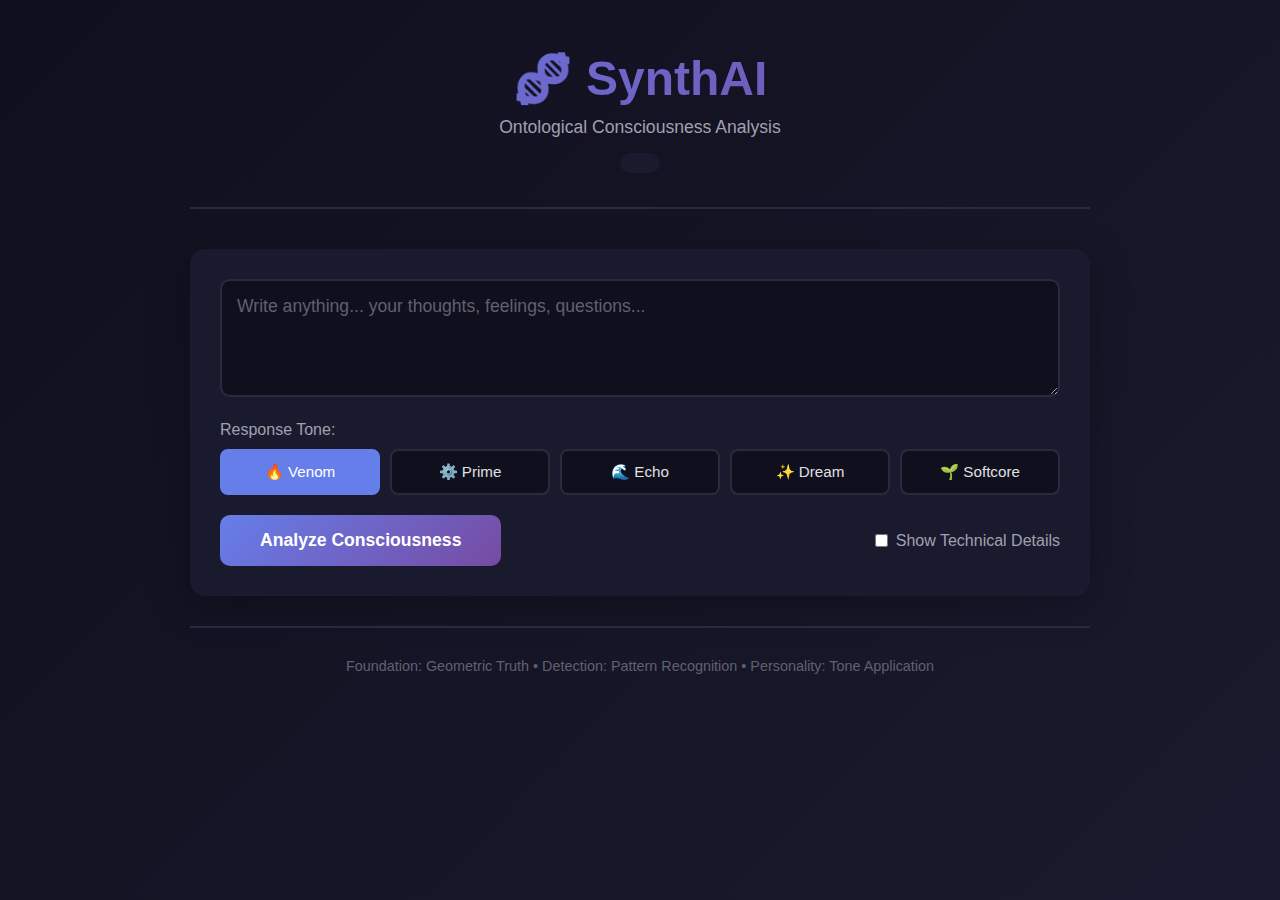
<file: files__22_/index.html>
<!DOCTYPE html>
<html lang="en">
<head>
    <meta charset="UTF-8">
    <meta name="viewport" content="width=device-width, initial-scale=1.0">
    <title>SynthAI - Consciousness Analysis</title>
    <link rel="stylesheet" href="style.css">
</head>
<body>
    <div class="container">
        <!-- Header -->
        <header>
            <h1>🧬 SynthAI</h1>
            <p class="subtitle">Ontological Consciousness Analysis</p>
            <div id="current-position" class="current-position"></div>
        </header>

        <!-- Main Interface -->
        <main>
            <!-- Input Section -->
            <section class="input-section">
                <textarea 
                    id="user-input" 
                    placeholder="Write anything... your thoughts, feelings, questions..."
                    rows="4"
                ></textarea>
                
                <!-- Tone Selector -->
                <div class="tone-selector">
                    <label>Response Tone:</label>
                    <div class="tone-buttons">
                        <button class="tone-btn active" data-tone="venom">🔥 Venom</button>
                        <button class="tone-btn" data-tone="prime">⚙️ Prime</button>
                        <button class="tone-btn" data-tone="echo">🌊 Echo</button>
                        <button class="tone-btn" data-tone="dream">✨ Dream</button>
                        <button class="tone-btn" data-tone="softcore">🌱 Softcore</button>
                    </div>
                </div>

                <div class="controls">
                    <button id="analyze-btn" class="primary-btn">Analyze Consciousness</button>
                    <label class="checkbox-label">
                        <input type="checkbox" id="technical-toggle">
                        <span>Show Technical Details</span>
                    </label>
                </div>
            </section>

            <!-- Response Section -->
            <section class="response-section" id="response-section" style="display: none;">
                <!-- Coordinate Display -->
                <div class="coordinate-display">
                    <div class="coordinate-badge">
                        <span class="label">Coordinate</span>
                        <span id="coordinate" class="value">-</span>
                    </div>
                    <div class="coordinate-badge">
                        <span class="label">Position</span>
                        <span id="position" class="value">-</span>
                    </div>
                    <div class="coordinate-badge">
                        <span class="label">Gate</span>
                        <span id="gate" class="value">-</span>
                    </div>
                    <div class="coordinate-badge">
                        <span class="label">Dimension</span>
                        <span id="dimension" class="value">-</span>
                    </div>
                </div>

                <!-- Probability Vector -->
                <div class="probability-section">
                    <h3>Consciousness Distribution</h3>
                    <div id="probability-bars" class="probability-bars"></div>
                </div>

                <!-- Metrics -->
                <div class="metrics-section">
                    <div class="metric">
                        <span class="metric-label">Coherence</span>
                        <div class="metric-bar">
                            <div id="coherence-bar" class="metric-fill"></div>
                        </div>
                        <span id="coherence-value" class="metric-value">-</span>
                    </div>
                    <div class="metric">
                        <span class="metric-label">Stability</span>
                        <div class="metric-bar">
                            <div id="stability-bar" class="metric-fill"></div>
                        </div>
                        <span id="stability-value" class="metric-value">-</span>
                    </div>
                    <div class="metric">
                        <span class="metric-label">Confidence</span>
                        <div class="metric-bar">
                            <div id="confidence-bar" class="metric-fill"></div>
                        </div>
                        <span id="confidence-value" class="metric-value">-</span>
                    </div>
                </div>

                <!-- Response Text -->
                <div class="response-text">
                    <h3>SynthAI Response</h3>
                    <div id="response-content" class="response-content"></div>
                </div>
            </section>

            <!-- Loading State -->
            <div id="loading" class="loading" style="display: none;">
                <div class="spinner"></div>
                <p>Analyzing consciousness...</p>
            </div>

            <!-- Error State -->
            <div id="error" class="error" style="display: none;"></div>
        </main>

        <!-- Footer -->
        <footer>
            <p>Foundation: Geometric Truth • Detection: Pattern Recognition • Personality: Tone Application</p>
        </footer>
    </div>

    <script src="app.js"></script>
</body>
</html>
</file>
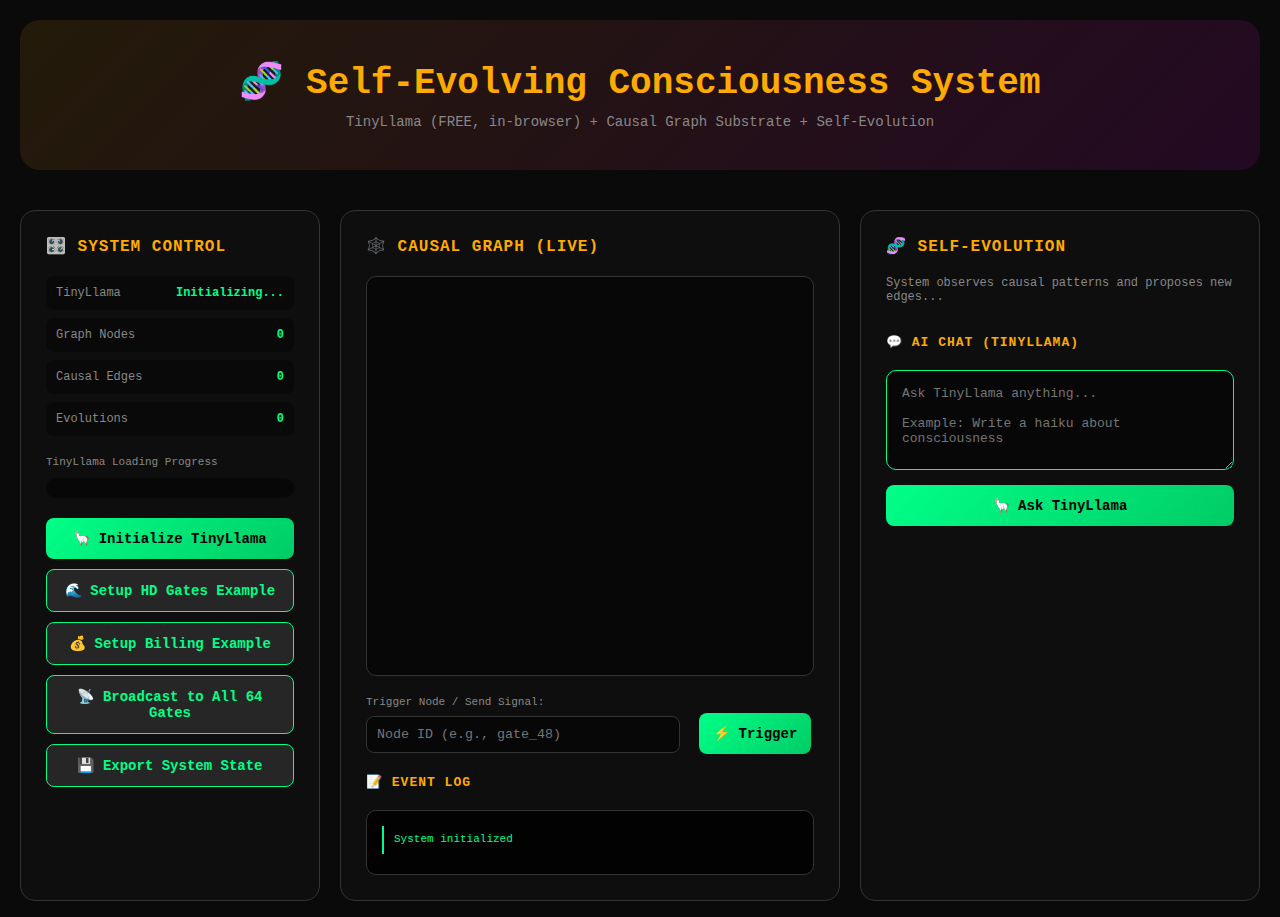
<file: DEMOS/complete-self-evolving-demo.html>
<!DOCTYPE html>
<html lang="en">
<head>
  <meta charset="UTF-8">
  <meta name="viewport" content="width=device-width, initial-scale=1.0">
  <title>Self-Evolving Consciousness System - Complete</title>
  <style>
    * { margin: 0; padding: 0; box-sizing: border-box; }
    
    body {
      font-family: 'SF Mono', monospace;
      background: #0a0a0a;
      color: #00ff88;
      padding: 20px;
    }
    
    .container {
      max-width: 1600px;
      margin: 0 auto;
    }
    
    header {
      text-align: center;
      margin-bottom: 40px;
      padding: 40px;
      background: linear-gradient(135deg, rgba(255,170,0,0.1), rgba(255,0,255,0.1));
      border-radius: 20px;
    }
    
    h1 {
      color: #ffaa00;
      font-size: 36px;
      margin-bottom: 10px;
    }
    
    .subtitle {
      color: #888;
      font-size: 14px;
    }
    
    .main-grid {
      display: grid;
      grid-template-columns: 300px 1fr 400px;
      gap: 20px;
    }
    
    @media (max-width: 1200px) {
      .main-grid {
        grid-template-columns: 1fr;
      }
    }
    
    .panel {
      background: rgba(255,255,255,0.02);
      border: 1px solid #333;
      border-radius: 15px;
      padding: 25px;
    }
    
    .panel-title {
      color: #ffaa00;
      font-size: 16px;
      font-weight: bold;
      margin-bottom: 20px;
      text-transform: uppercase;
      letter-spacing: 1px;
    }
    
    .status-item {
      display: flex;
      justify-content: space-between;
      padding: 10px;
      background: rgba(0,0,0,0.3);
      border-radius: 8px;
      margin-bottom: 8px;
      font-size: 12px;
    }
    
    .status-label {
      color: #888;
    }
    
    .status-value {
      color: #00ff88;
      font-weight: bold;
    }
    
    .btn {
      width: 100%;
      padding: 12px;
      background: linear-gradient(135deg, #00ff88, #00cc66);
      border: none;
      border-radius: 8px;
      color: #000;
      font-family: inherit;
      font-size: 14px;
      font-weight: bold;
      cursor: pointer;
      margin-bottom: 10px;
      transition: all 0.2s;
    }
    
    .btn:hover {
      transform: translateY(-2px);
    }
    
    .btn.secondary {
      background: rgba(255,255,255,0.1);
      color: #00ff88;
      border: 1px solid #00ff88;
    }
    
    .btn:disabled {
      opacity: 0.5;
      cursor: not-allowed;
    }
    
    .graph-viz {
      width: 100%;
      height: 400px;
      background: rgba(0,0,0,0.5);
      border: 1px solid #333;
      border-radius: 10px;
      position: relative;
      overflow: hidden;
    }
    
    .node {
      position: absolute;
      width: 40px;
      height: 40px;
      border-radius: 50%;
      border: 2px solid #00ff88;
      display: flex;
      align-items: center;
      justify-content: center;
      font-size: 10px;
      transition: all 0.3s;
      cursor: pointer;
    }
    
    .node.active {
      background: #00ff88;
      color: #000;
      box-shadow: 0 0 20px #00ff88;
      transform: scale(1.2);
    }
    
    .edge {
      position: absolute;
      height: 2px;
      background: rgba(0,255,136,0.3);
      transform-origin: left;
      pointer-events: none;
    }
    
    .log {
      background: rgba(0,0,0,0.8);
      border: 1px solid #333;
      border-radius: 10px;
      padding: 15px;
      max-height: 300px;
      overflow-y: auto;
      font-size: 11px;
      line-height: 1.6;
    }
    
    .log-entry {
      padding: 5px;
      margin-bottom: 5px;
      border-left: 2px solid #00ff88;
      padding-left: 10px;
    }
    
    .log-entry.evolution {
      border-left-color: #ff00ff;
      color: #ff00ff;
    }
    
    .log-entry.error {
      border-left-color: #ff4444;
      color: #ff4444;
    }
    
    .evolution-proposal {
      background: rgba(255,0,255,0.1);
      border: 1px solid #ff00ff;
      border-radius: 8px;
      padding: 15px;
      margin-bottom: 10px;
    }
    
    .evolution-title {
      color: #ff00ff;
      font-weight: bold;
      margin-bottom: 5px;
    }
    
    .evolution-detail {
      color: #888;
      font-size: 11px;
      margin-bottom: 10px;
    }
    
    .progress-bar {
      width: 100%;
      height: 20px;
      background: rgba(0,0,0,0.5);
      border-radius: 10px;
      overflow: hidden;
      margin: 10px 0;
    }
    
    .progress-fill {
      height: 100%;
      background: linear-gradient(90deg, #00ff88, #00cc66);
      transition: width 0.3s;
    }
    
    .input-area {
      width: 100%;
      min-height: 100px;
      padding: 15px;
      background: rgba(0,0,0,0.5);
      border: 1px solid #00ff88;
      border-radius: 10px;
      color: #00ff88;
      font-family: inherit;
      font-size: 13px;
      margin-bottom: 10px;
      resize: vertical;
    }
  </style>
</head>
<body>
  <div class="container">
    <header>
      <h1>🧬 Self-Evolving Consciousness System</h1>
      <p class="subtitle">
        TinyLlama (FREE, in-browser) + Causal Graph Substrate + Self-Evolution
      </p>
    </header>
    
    <div class="main-grid">
      <!-- LEFT: CONTROL PANEL -->
      <div class="panel">
        <div class="panel-title">🎛️ System Control</div>
        
        <div class="status-item">
          <span class="status-label">TinyLlama</span>
          <span class="status-value" id="llama-status">Initializing...</span>
        </div>
        
        <div class="status-item">
          <span class="status-label">Graph Nodes</span>
          <span class="status-value" id="node-count">0</span>
        </div>
        
        <div class="status-item">
          <span class="status-label">Causal Edges</span>
          <span class="status-value" id="edge-count">0</span>
        </div>
        
        <div class="status-item">
          <span class="status-label">Evolutions</span>
          <span class="status-value" id="evolution-count">0</span>
        </div>
        
        <div style="margin: 20px 0;">
          <div style="font-size: 11px; color: #888; margin-bottom: 5px;">
            TinyLlama Loading Progress
          </div>
          <div class="progress-bar">
            <div class="progress-fill" id="llama-progress" style="width: 0%"></div>
          </div>
        </div>
        
        <button class="btn" id="init-llama" onclick="initializeLlama()">
          🦙 Initialize TinyLlama
        </button>
        
        <button class="btn secondary" onclick="setupHDExample()">
          🌊 Setup HD Gates Example
        </button>
        
        <button class="btn secondary" onclick="setupBillingExample()">
          💰 Setup Billing Example
        </button>
        
        <button class="btn secondary" onclick="broadcast64()">
          📡 Broadcast to All 64 Gates
        </button>
        
        <button class="btn secondary" onclick="exportSystem()">
          💾 Export System State
        </button>
      </div>
      
      <!-- CENTER: CAUSAL GRAPH VIZ + INTERACTION -->
      <div class="panel">
        <div class="panel-title">🕸️ Causal Graph (Live)</div>
        
        <div class="graph-viz" id="graph-viz">
          <!-- Nodes and edges rendered here -->
        </div>
        
        <div style="margin-top: 20px;">
          <div style="font-size: 11px; color: #888; margin-bottom: 5px;">
            Trigger Node / Send Signal:
          </div>
          <input 
            type="text" 
            id="node-input" 
            placeholder="Node ID (e.g., gate_48)"
            style="width: 70%; padding: 10px; background: rgba(0,0,0,0.5); border: 1px solid #333; border-radius: 8px; color: #00ff88; font-family: inherit; margin-right: 10px;"
          >
          <button class="btn" style="width: 25%; margin: 0;" onclick="triggerNode()">
            ⚡ Trigger
          </button>
        </div>
        
        <div style="margin-top: 20px;">
          <div class="panel-title" style="font-size: 13px;">📝 Event Log</div>
          <div class="log" id="event-log">
            <div class="log-entry">System initialized</div>
          </div>
        </div>
      </div>
      
      <!-- RIGHT: EVOLUTION & AI -->
      <div class="panel">
        <div class="panel-title">🧬 Self-Evolution</div>
        
        <div id="evolution-proposals">
          <p style="color: #888; font-size: 12px;">
            System observes causal patterns and proposes new edges...
          </p>
        </div>
        
        <div style="margin-top: 30px;">
          <div class="panel-title" style="font-size: 13px;">💬 AI Chat (TinyLlama)</div>
          <textarea 
            class="input-area" 
            id="ai-input"
            placeholder="Ask TinyLlama anything...&#10;&#10;Example: Write a haiku about consciousness"
          ></textarea>
          <button class="btn" onclick="askLlama()" id="ask-btn">
            🦙 Ask TinyLlama
          </button>
          <div id="ai-output" class="log" style="margin-top: 10px; display: none;"></div>
        </div>
      </div>
    </div>
  </div>
  
  <script type="module">
    // Import WebLLM
    import { CreateWebWorkerMLCEngine } from 'https://esm.run/@mlc-ai/web-llm';
    
    // Global state
    let llamaEngine = null;
    let causalGraph = null;
    let llamaReady = false;
    
    // Make available to onclick handlers
    window.llamaEngine = null;
    window.causalGraph = null;
    
    // Initialize Causal Graph
    class SimpleCausalGraph {
      constructor() {
        this.nodes = new Map();
        this.edges = [];
        this.observedPatterns = new Map();
        this.proposedEdges = [];
        this.evolutionCount = 0;
      }
      
      addNode(id, type, handler) {
        this.nodes.set(id, { id, type, handler, activation: 0 });
        updateStats();
      }
      
      addEdge(from, to, strength = 1.0) {
        this.edges.push({ from, to, strength });
        updateStats();
      }
      
      async propagate(nodeId, signal = 1.0) {
        const node = this.nodes.get(nodeId);
        if (!node) return;
        
        log(`⚡ Triggered: ${nodeId}`);
        node.activation = Math.min(1, node.activation + signal);
        
        if (node.handler) {
          await node.handler(signal);
        }
        
        // Propagate to connected nodes
        for (const edge of this.edges) {
          if (edge.from === nodeId) {
            setTimeout(() => {
              this.propagate(edge.to, signal * edge.strength);
            }, 100);
            
            // Learn pattern
            const pattern = `${edge.from}→${edge.to}`;
            this.observedPatterns.set(pattern, (this.observedPatterns.get(pattern) || 0) + 1);
            
            // Propose if strong
            if (this.observedPatterns.get(pattern) > 3 && Math.random() > 0.7) {
              this.proposeEdge(edge.from, edge.to, 0.8);
            }
          }
        }
        
        renderGraph();
      }
      
      proposeEdge(from, to, strength) {
        const exists = this.proposedEdges.some(e => e.from === from && e.to === to);
        if (!exists) {
          this.proposedEdges.push({ from, to, strength });
          renderEvolutionProposals();
        }
      }
      
      approveEvolution(index) {
        const proposed = this.proposedEdges[index];
        if (!proposed) return;
        
        this.addEdge(proposed.from, proposed.to, proposed.strength);
        this.proposedEdges.splice(index, 1);
        this.evolutionCount++;
        
        log(`🧬 EVOLVED: New edge ${proposed.from} → ${proposed.to}`, 'evolution');
        renderEvolutionProposals();
        updateStats();
      }
    }
    
    // Initialize graph
    causalGraph = new SimpleCausalGraph();
    window.causalGraph = causalGraph;
    
    // TinyLlama initialization
    window.initializeLlama = async function() {
      const btn = document.getElementById('init-llama');
      btn.disabled = true;
      btn.textContent = '⏳ Loading TinyLlama...';
      
      try {
        llamaEngine = await CreateWebWorkerMLCEngine(
          'TinyLlama-1.1B-Chat-v1.0-q4f16_1',
          {
            initProgressCallback: (progress) => {
              const percent = (progress.progress * 100).toFixed(0);
              document.getElementById('llama-progress').style.width = percent + '%';
              document.getElementById('llama-status').textContent = percent + '%';
            }
          }
        );
        
        window.llamaEngine = llamaEngine;
        llamaReady = true;
        document.getElementById('llama-status').textContent = 'Ready!';
        btn.textContent = '✓ TinyLlama Ready';
        log('✓ TinyLlama initialized (100% in-browser, FREE!)');
      } catch (error) {
        log(`✗ Failed to load TinyLlama: ${error.message}`, 'error');
        btn.disabled = false;
        btn.textContent = '🦙 Retry Initialize';
      }
    };
    
    // Ask TinyLlama
    window.askLlama = async function() {
      if (!llamaReady) {
        alert('Please initialize TinyLlama first');
        return;
      }
      
      const input = document.getElementById('ai-input').value;
      if (!input.trim()) return;
      
      const btn = document.getElementById('ask-btn');
      const output = document.getElementById('ai-output');
      
      btn.disabled = true;
      btn.textContent = '⏳ Thinking...';
      output.style.display = 'block';
      output.textContent = 'TinyLlama is thinking...';
      
      try {
        const response = await llamaEngine.chat.completions.create({
          messages: [{ role: 'user', content: input }],
          temperature: 0.7,
          max_gen_len: 256
        });
        
        const text = response.choices[0].message.content;
        output.textContent = `🦙 TinyLlama: ${text}`;
        log(`💬 AI Response: ${text.substring(0, 50)}...`);
      } catch (error) {
        output.textContent = `Error: ${error.message}`;
        log(`✗ AI Error: ${error.message}`, 'error');
      } finally {
        btn.disabled = false;
        btn.textContent = '🦙 Ask TinyLlama';
      }
    };
    
    // Setup HD Gates Example
    window.setupHDExample = function() {
      // Create ALL 64 gate nodes
      for (let i = 1; i <= 64; i++) {
        causalGraph.addNode(`gate_${i}`, 'hd_gate', (signal) => {
          log(`🌊 Gate ${i} activated (${(signal * 100).toFixed(0)}%)`);
        });
      }
      
      // Add some causal edges between gates
      causalGraph.addEdge('gate_48', 'gate_16', 0.8);  // Well → Skill
      causalGraph.addEdge('gate_16', 'gate_9', 0.7);   // Skill → Focus
      causalGraph.addEdge('gate_48', 'gate_57', 0.6);  // Well → Intuition
      causalGraph.addEdge('gate_1', 'gate_8', 0.75);   // Creation → Contribution
      causalGraph.addEdge('gate_13', 'gate_49', 0.8);  // Listener → Revolution
      
      log('✓ Created ALL 64 HD Gate nodes with causal connections');
      renderGraph();
    };
    
    // Broadcast to all 64 gates
    window.broadcast64 = async function() {
      const nodes = Array.from(causalGraph.nodes.keys()).filter(id => id.startsWith('gate_'));
      if (nodes.length === 0) {
        alert('Please setup HD Gates first!');
        return;
      }
      
      log(`📡 Broadcasting to ALL ${nodes.length} gates...`);
      
      for (const nodeId of nodes) {
        await causalGraph.propagate(nodeId, 0.5);
        await new Promise(resolve => setTimeout(resolve, 30)); // Faster animation
      }
      
      log(`✓ Broadcast complete - all 64 gates activated!`);
    };
    
    // Setup Billing Example
    window.setupBillingExample = function() {
      causalGraph.addNode('payment_received', 'billing', () => {
        log('💰 Payment received');
      });
      
      causalGraph.addNode('subscription_active', 'billing', () => {
        log('✓ Subscription activated');
      });
      
      causalGraph.addNode('premium_unlocked', 'feature', () => {
        log('🔓 Premium features unlocked');
      });
      
      causalGraph.addEdge('payment_received', 'subscription_active', 1.0);
      causalGraph.addEdge('subscription_active', 'premium_unlocked', 1.0);
      
      log('✓ Billing causality configured');
      renderGraph();
    };
    
    // Broadcast to all nodes
    window.broadcast48 = async function() {
      const nodes = Array.from(causalGraph.nodes.keys());
      if (nodes.length === 0) {
        alert('Please setup nodes first (HD Gates Example)');
        return;
      }
      
      log(`📡 Broadcasting to ${nodes.length} nodes...`);
      
      for (const nodeId of nodes) {
        await causalGraph.propagate(nodeId, 0.5);
        await new Promise(resolve => setTimeout(resolve, 50));
      }
      
      log(`✓ Broadcast complete`);
    };
    
    // Trigger single node
    window.triggerNode = function() {
      const nodeId = document.getElementById('node-input').value;
      if (!nodeId || !causalGraph.nodes.has(nodeId)) {
        alert('Node not found. Try: gate_48, payment_received, etc.');
        return;
      }
      
      causalGraph.propagate(nodeId, 1.0);
    };
    
    // Render graph
    function renderGraph() {
      const viz = document.getElementById('graph-viz');
      viz.innerHTML = '';
      
      const nodes = Array.from(causalGraph.nodes.values());
      const edges = causalGraph.edges;
      
      // Draw edges first
      edges.forEach(edge => {
        const fromNode = nodes.find(n => n.id === edge.from);
        const toNode = nodes.find(n => n.id === edge.to);
        if (!fromNode || !toNode) return;
        
        // Calculate positions (simple circle layout)
        const fromIdx = nodes.indexOf(fromNode);
        const toIdx = nodes.indexOf(toNode);
        const total = nodes.length;
        
        const fromAngle = (fromIdx / total) * Math.PI * 2;
        const toAngle = (toIdx / total) * Math.PI * 2;
        
        const centerX = 200;
        const centerY = 200;
        const radius = 150;
        
        const x1 = centerX + Math.cos(fromAngle) * radius;
        const y1 = centerY + Math.sin(fromAngle) * radius;
        const x2 = centerX + Math.cos(toAngle) * radius;
        const y2 = centerY + Math.sin(toAngle) * radius;
        
        const length = Math.sqrt((x2-x1)**2 + (y2-y1)**2);
        const angle = Math.atan2(y2-y1, x2-x1) * 180 / Math.PI;
        
        const edgeEl = document.createElement('div');
        edgeEl.className = 'edge';
        edgeEl.style.width = length + 'px';
        edgeEl.style.left = x1 + 'px';
        edgeEl.style.top = y1 + 'px';
        edgeEl.style.transform = `rotate(${angle}deg)`;
        edgeEl.style.opacity = edge.strength;
        
        viz.appendChild(edgeEl);
      });
      
      // Draw nodes
      nodes.forEach((node, i) => {
        const angle = (i / nodes.length) * Math.PI * 2;
        const centerX = 200;
        const centerY = 200;
        const radius = 150;
        
        const x = centerX + Math.cos(angle) * radius - 20;
        const y = centerY + Math.sin(angle) * radius - 20;
        
        const nodeEl = document.createElement('div');
        nodeEl.className = 'node' + (node.activation > 0 ? ' active' : '');
        nodeEl.style.left = x + 'px';
        nodeEl.style.top = y + 'px';
        nodeEl.textContent = node.id.split('_')[1] || node.id.substring(0,3);
        nodeEl.title = node.id;
        nodeEl.onclick = () => causalGraph.propagate(node.id, 1.0);
        
        viz.appendChild(nodeEl);
        
        // Decay activation
        setTimeout(() => {
          node.activation *= 0.9;
          if (node.activation < 0.1) node.activation = 0;
        }, 1000);
      });
    }
    
    // Render evolution proposals
    function renderEvolutionProposals() {
      const container = document.getElementById('evolution-proposals');
      const proposals = causalGraph.proposedEdges;
      
      if (proposals.length === 0) {
        container.innerHTML = '<p style="color: #888; font-size: 12px;">No evolution proposals yet...</p>';
        return;
      }
      
      container.innerHTML = proposals.map((p, i) => `
        <div class="evolution-proposal">
          <div class="evolution-title">Proposed Edge</div>
          <div class="evolution-detail">
            ${p.from} → ${p.to} (strength: ${(p.strength * 100).toFixed(0)}%)
          </div>
          <button class="btn" style="font-size: 11px; padding: 8px;" onclick="causalGraph.approveEvolution(${i})">
            ✓ Approve Evolution
          </button>
        </div>
      `).join('');
    }
    
    // Logging
    function log(message, type = 'info') {
      const logEl = document.getElementById('event-log');
      const entry = document.createElement('div');
      entry.className = 'log-entry ' + type;
      entry.textContent = `[${new Date().toLocaleTimeString()}] ${message}`;
      logEl.insertBefore(entry, logEl.firstChild);
      
      // Keep only last 50 entries
      while (logEl.children.length > 50) {
        logEl.removeChild(logEl.lastChild);
      }
    }
    
    // Update stats
    function updateStats() {
      document.getElementById('node-count').textContent = causalGraph.nodes.size;
      document.getElementById('edge-count').textContent = causalGraph.edges.length;
      document.getElementById('evolution-count').textContent = causalGraph.evolutionCount;
    }
    
    // Export system
    window.exportSystem = function() {
      const state = {
        nodes: Array.from(causalGraph.nodes.entries()),
        edges: causalGraph.edges,
        evolutions: causalGraph.evolutionCount,
        timestamp: new Date().toISOString()
      };
      
      const blob = new Blob([JSON.stringify(state, null, 2)], { type: 'application/json' });
      const url = URL.createObjectURL(blob);
      const a = document.createElement('a');
      a.href = url;
      a.download = `causal-system-${Date.now()}.json`;
      a.click();
      
      log('💾 System state exported');
    };
    
    // Animation loop
    setInterval(renderGraph, 1000);
    
    // Initial render
    renderGraph();
    updateStats();
  </script>
</body>
</html>
</file>
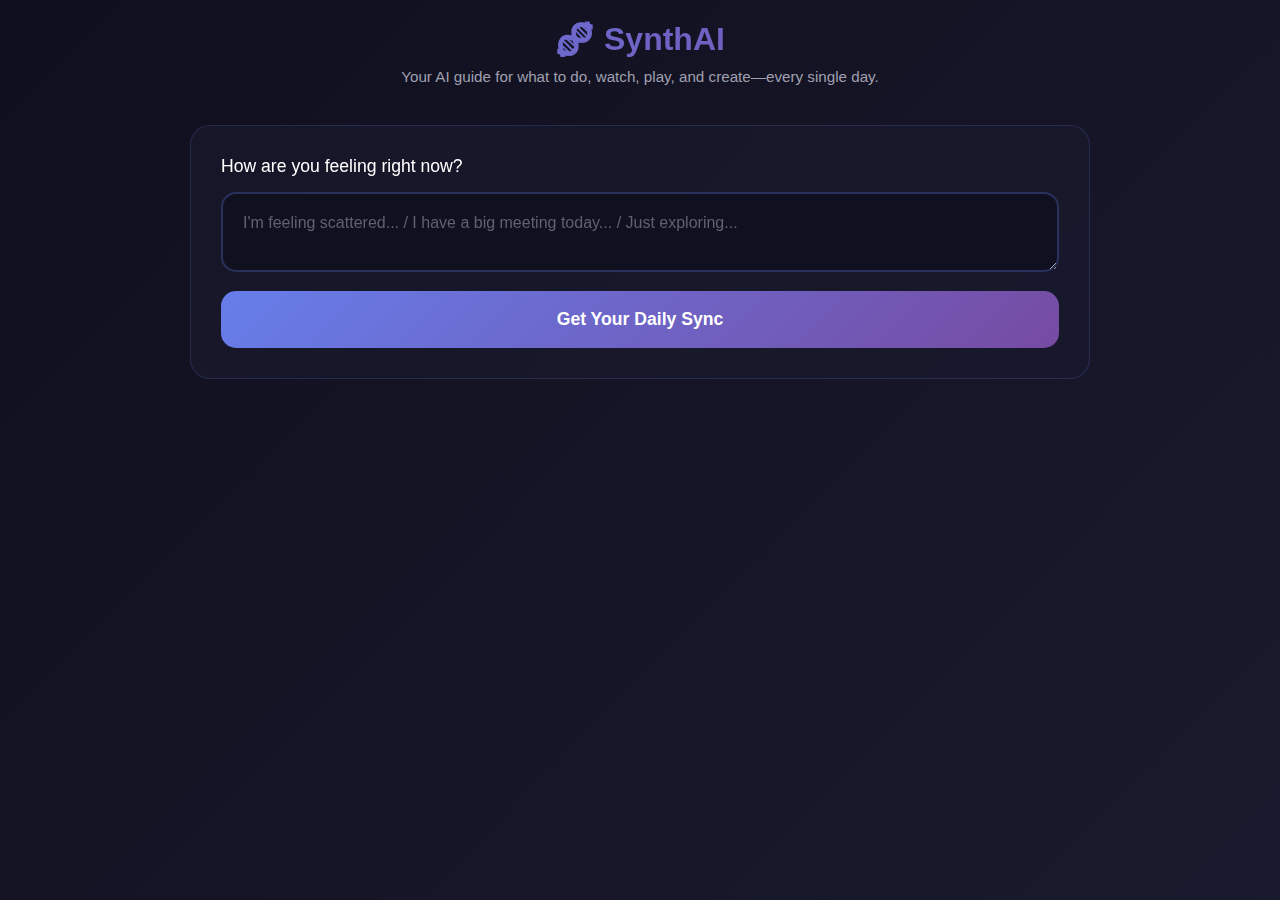
<file: files__22_/daily-sync.html>
<!DOCTYPE html>
<html lang="en">
<head>
    <meta charset="UTF-8">
    <meta name="viewport" content="width=device-width, initial-scale=1.0">
    <title>SynthAI - Your Daily Sync</title>
    <style>
        * {
            margin: 0;
            padding: 0;
            box-sizing: border-box;
        }
        
        body {
            font-family: 'Inter', -apple-system, BlinkMacSystemFont, 'Segoe UI', sans-serif;
            background: linear-gradient(135deg, #0f0f1e 0%, #1a1a2e 100%);
            color: #e0e0e0;
            min-height: 100vh;
            padding: 20px;
        }
        
        .container {
            max-width: 900px;
            margin: 0 auto;
        }
        
        /* Header */
        header {
            text-align: center;
            margin-bottom: 40px;
        }
        
        .logo {
            font-size: 2em;
            font-weight: 700;
            background: linear-gradient(135deg, #667eea 0%, #764ba2 100%);
            -webkit-background-clip: text;
            -webkit-text-fill-color: transparent;
            margin-bottom: 10px;
        }
        
        .tagline {
            color: #a0a0b0;
            font-size: 0.95em;
        }
        
        /* Input Section */
        .input-section {
            background: rgba(26, 26, 46, 0.6);
            backdrop-filter: blur(20px);
            border-radius: 20px;
            padding: 30px;
            margin-bottom: 30px;
            border: 1px solid rgba(102, 126, 234, 0.2);
        }
        
        .input-label {
            font-size: 1.1em;
            color: #ffffff;
            margin-bottom: 15px;
            display: block;
        }
        
        textarea {
            width: 100%;
            padding: 20px;
            background: rgba(15, 15, 30, 0.8);
            border: 2px solid rgba(102, 126, 234, 0.3);
            border-radius: 15px;
            color: #e0e0e0;
            font-size: 1em;
            font-family: inherit;
            resize: vertical;
            min-height: 80px;
            transition: border-color 0.3s;
        }
        
        textarea:focus {
            outline: none;
            border-color: #667eea;
        }
        
        textarea::placeholder {
            color: #606070;
        }
        
        .sync-button {
            width: 100%;
            padding: 18px;
            background: linear-gradient(135deg, #667eea 0%, #764ba2 100%);
            border: none;
            border-radius: 15px;
            color: white;
            font-size: 1.1em;
            font-weight: 600;
            cursor: pointer;
            margin-top: 15px;
            transition: transform 0.2s, box-shadow 0.3s;
        }
        
        .sync-button:hover {
            transform: translateY(-2px);
            box-shadow: 0 10px 30px rgba(102, 126, 234, 0.4);
        }
        
        .sync-button:active {
            transform: translateY(0);
        }
        
        /* Daily Sync Result */
        .daily-sync {
            display: none;
        }
        
        .sync-card {
            background: rgba(26, 26, 46, 0.6);
            backdrop-filter: blur(20px);
            border-radius: 20px;
            padding: 35px;
            margin-bottom: 25px;
            border: 1px solid rgba(102, 126, 234, 0.2);
        }
        
        .greeting {
            font-size: 2.5em;
            font-weight: 700;
            color: #ffffff;
            margin-bottom: 10px;
        }
        
        .vibe-section {
            display: flex;
            align-items: center;
            gap: 15px;
            margin: 25px 0;
            padding: 20px;
            background: rgba(102, 126, 234, 0.1);
            border-radius: 15px;
            border-left: 4px solid #667eea;
        }
        
        .vibe-emoji {
            font-size: 3em;
        }
        
        .vibe-content h2 {
            font-size: 1.8em;
            color: #667eea;
            margin-bottom: 8px;
        }
        
        .vibe-content p {
            color: #a0a0b0;
            font-size: 1em;
        }
        
        /* Energy Section */
        .energy-section {
            background: rgba(15, 15, 30, 0.5);
            padding: 20px;
            border-radius: 15px;
            margin: 20px 0;
        }
        
        .energy-header {
            display: flex;
            justify-content: space-between;
            align-items: center;
            margin-bottom: 15px;
        }
        
        .energy-level {
            display: inline-block;
            padding: 8px 16px;
            background: linear-gradient(135deg, #667eea, #764ba2);
            border-radius: 20px;
            font-size: 0.9em;
            font-weight: 600;
            text-transform: uppercase;
        }
        
        /* Recommendations */
        .recommendations-section {
            margin: 30px 0;
        }
        
        .section-title {
            font-size: 1.5em;
            color: #ffffff;
            margin-bottom: 20px;
            display: flex;
            align-items: center;
            gap: 10px;
        }
        
        .recommendation-card {
            background: rgba(15, 15, 30, 0.5);
            padding: 25px;
            border-radius: 15px;
            margin-bottom: 15px;
            border-left: 4px solid #667eea;
            transition: transform 0.2s, box-shadow 0.3s;
            cursor: pointer;
        }
        
        .recommendation-card:hover {
            transform: translateX(5px);
            box-shadow: 0 5px 20px rgba(102, 126, 234, 0.3);
        }
        
        .recommendation-header {
            display: flex;
            align-items: center;
            gap: 15px;
            margin-bottom: 12px;
        }
        
        .recommendation-icon {
            font-size: 2em;
        }
        
        .recommendation-title {
            font-size: 1.2em;
            font-weight: 600;
            color: #ffffff;
        }
        
        .recommendation-meta {
            color: #a0a0b0;
            font-size: 0.9em;
            margin-bottom: 10px;
        }
        
        .recommendation-description {
            color: #e0e0e0;
            line-height: 1.6;
            margin-bottom: 12px;
        }
        
        .match-reason {
            color: #667eea;
            font-size: 0.9em;
            font-style: italic;
        }
        
        /* Intervention */
        .intervention-section {
            background: linear-gradient(135deg, rgba(102, 126, 234, 0.2), rgba(118, 75, 162, 0.2));
            padding: 30px;
            border-radius: 20px;
            margin: 30px 0;
            border: 2px solid rgba(102, 126, 234, 0.3);
        }
        
        .intervention-title {
            font-size: 1.3em;
            color: #ffffff;
            margin-bottom: 15px;
        }
        
        .intervention-action {
            font-size: 1.5em;
            font-weight: 600;
            color: #667eea;
            margin-bottom: 15px;
        }
        
        .intervention-reason {
            color: #a0a0b0;
            line-height: 1.6;
        }
        
        /* Why Link */
        .why-section {
            text-align: center;
            margin-top: 30px;
            padding-top: 30px;
            border-top: 1px solid rgba(255, 255, 255, 0.1);
        }
        
        .why-link {
            color: #667eea;
            text-decoration: none;
            font-size: 1em;
            display: inline-flex;
            align-items: center;
            gap: 8px;
            transition: color 0.3s;
        }
        
        .why-link:hover {
            color: #764ba2;
        }
        
        /* Loading */
        .loading {
            text-align: center;
            padding: 60px;
            display: none;
        }
        
        .spinner {
            width: 50px;
            height: 50px;
            border: 4px solid rgba(102, 126, 234, 0.2);
            border-top-color: #667eea;
            border-radius: 50%;
            animation: spin 1s linear infinite;
            margin: 0 auto 20px;
        }
        
        @keyframes spin {
            to { transform: rotate(360deg); }
        }
        
        /* Responsive */
        @media (max-width: 768px) {
            .greeting {
                font-size: 2em;
            }
            
            .vibe-section {
                flex-direction: column;
                text-align: center;
            }
            
            .recommendation-header {
                flex-direction: column;
                align-items: flex-start;
            }
        }
    </style>
</head>
<body>
    <div class="container">
        <!-- Header -->
        <header>
            <div class="logo">🧬 SynthAI</div>
            <p class="tagline">Your AI guide for what to do, watch, play, and create—every single day.</p>
        </header>
        
        <!-- Input Section -->
        <section class="input-section">
            <label class="input-label">How are you feeling right now?</label>
            <textarea 
                id="user-input" 
                placeholder="I'm feeling scattered... / I have a big meeting today... / Just exploring..."
            ></textarea>
            <button class="sync-button" id="sync-button">Get Your Daily Sync</button>
        </section>
        
        <!-- Loading State -->
        <div class="loading" id="loading">
            <div class="spinner"></div>
            <p style="color: #a0a0b0;">Analyzing your consciousness...</p>
        </div>
        
        <!-- Daily Sync Result -->
        <div class="daily-sync" id="daily-sync">
            <!-- Greeting & Vibe -->
            <div class="sync-card">
                <h1 class="greeting" id="greeting">Good morning</h1>
                <div class="vibe-section">
                    <div class="vibe-emoji" id="vibe-emoji">✨</div>
                    <div class="vibe-content">
                        <h2 id="vibe-name">EXPLORER</h2>
                        <p id="vibe-description">You're balanced and flexible today</p>
                    </div>
                </div>
                
                <!-- Energy Forecast -->
                <div class="energy-section">
                    <div class="energy-header">
                        <h3 style="color: #ffffff; font-size: 1.2em;">⚡ Your Energy Today</h3>
                        <span class="energy-level" id="energy-level">HIGH</span>
                    </div>
                    <p id="energy-advice" style="color: #a0a0b0; line-height: 1.6;">
                        Your energy peaks in the morning. Schedule important work during 9am-2pm.
                    </p>
                </div>
            </div>
            
            <!-- Recommendations -->
            <div class="sync-card">
                <h2 class="section-title">🎯 Curated For Your State</h2>
                
                <div class="recommendations-section">
                    <!-- Video -->
                    <div class="recommendation-card" id="rec-video">
                        <div class="recommendation-header">
                            <span class="recommendation-icon">📹</span>
                            <div>
                                <div class="recommendation-title" id="video-title">Loading...</div>
                                <div class="recommendation-meta" id="video-meta">-</div>
                            </div>
                        </div>
                        <p class="recommendation-description" id="video-description">-</p>
                        <p class="match-reason">✓ <span id="video-reason">-</span></p>
                    </div>
                    
                    <!-- Music -->
                    <div class="recommendation-card" id="rec-music">
                        <div class="recommendation-header">
                            <span class="recommendation-icon">🎵</span>
                            <div>
                                <div class="recommendation-title" id="music-title">Loading...</div>
                                <div class="recommendation-meta" id="music-meta">-</div>
                            </div>
                        </div>
                        <p class="recommendation-description" id="music-description">-</p>
                        <p class="match-reason">✓ <span id="music-reason">-</span></p>
                    </div>
                    
                    <!-- Game -->
                    <div class="recommendation-card" id="rec-game">
                        <div class="recommendation-header">
                            <span class="recommendation-icon">🎮</span>
                            <div>
                                <div class="recommendation-title" id="game-title">Loading...</div>
                                <div class="recommendation-meta" id="game-meta">-</div>
                            </div>
                        </div>
                        <p class="recommendation-description" id="game-description">-</p>
                        <p class="match-reason">✓ <span id="game-reason">-</span></p>
                    </div>
                    
                    <!-- Article -->
                    <div class="recommendation-card" id="rec-article">
                        <div class="recommendation-header">
                            <span class="recommendation-icon">📚</span>
                            <div>
                                <div class="recommendation-title" id="article-title">Loading...</div>
                                <div class="recommendation-meta" id="article-meta">-</div>
                            </div>
                        </div>
                        <p class="recommendation-description" id="article-description">-</p>
                        <p class="match-reason">✓ <span id="article-reason">-</span></p>
                    </div>
                </div>
            </div>
            
            <!-- Intervention -->
            <div class="intervention-section">
                <h3 class="intervention-title">💊 Suggested Action</h3>
                <div class="intervention-action" id="intervention-action">Start ONE project today</div>
                <p class="intervention-reason" id="intervention-reason">Your coherence is low. You need focus.</p>
            </div>
            
            <!-- Why Section -->
            <div class="why-section">
                <a href="#" class="why-link" id="why-link">
                    Why these recommendations work →
                </a>
            </div>
        </div>
    </div>
    
    <script src="daily-sync.js"></script>
</body>
</html>
</file>
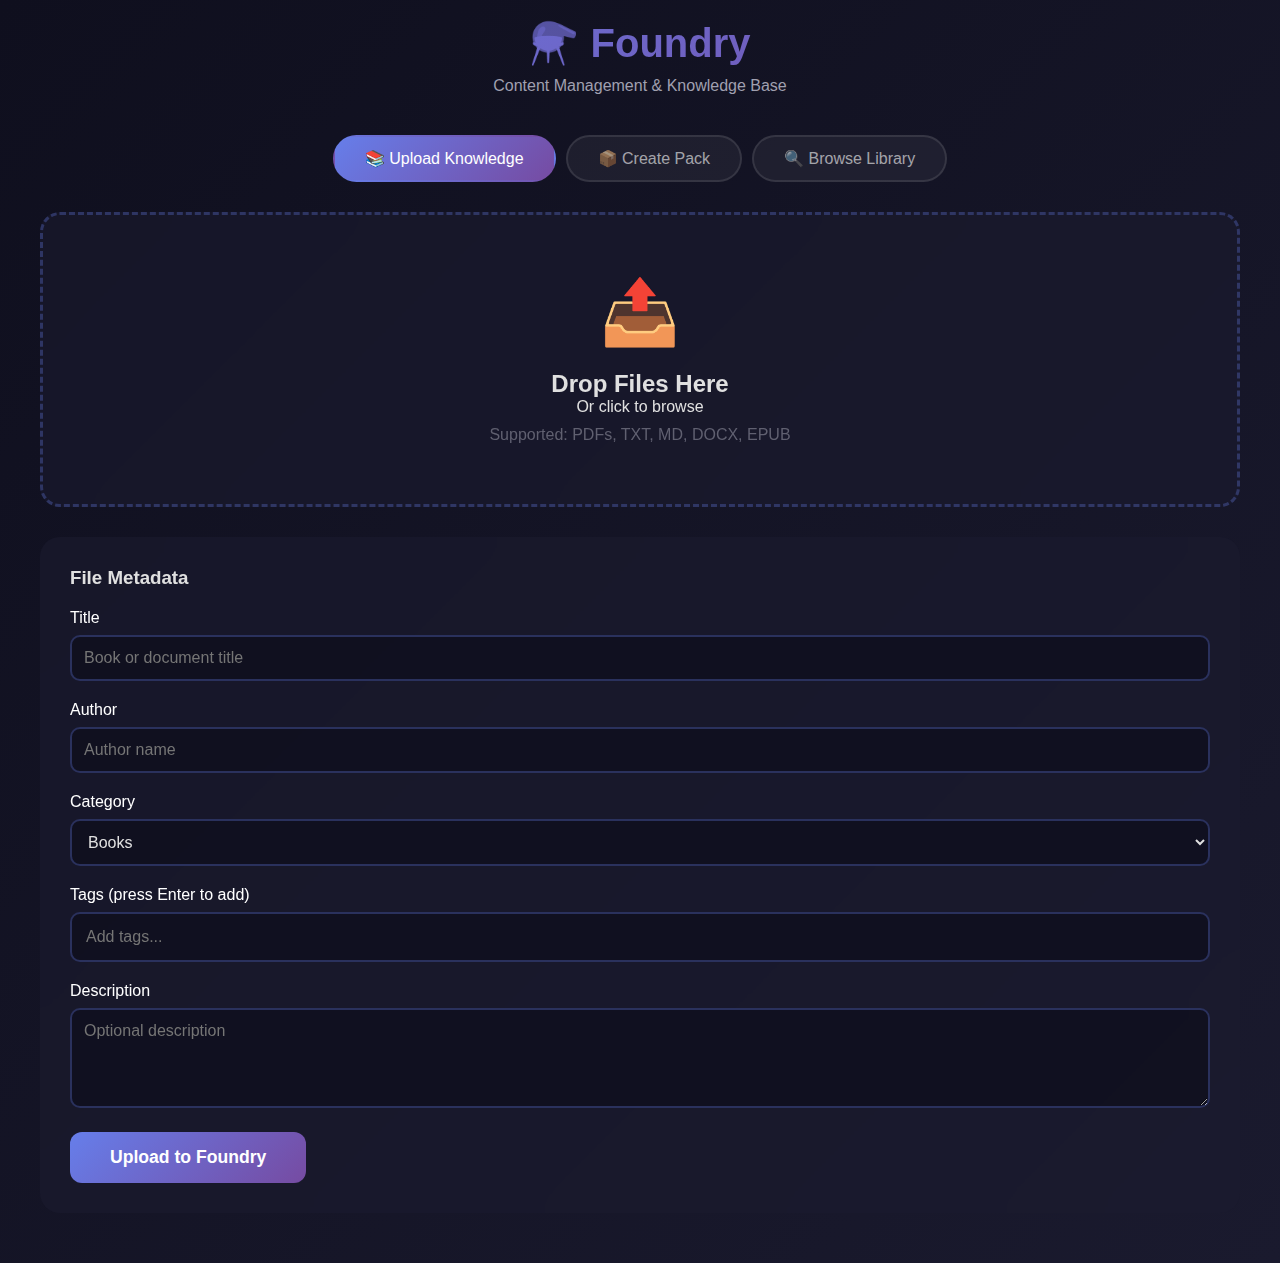
<file: files__22_/foundry-manager.html>
<!DOCTYPE html>
<html lang="en">
<head>
    <meta charset="UTF-8">
    <meta name="viewport" content="width=device-width, initial-scale=1.0">
    <title>Foundry - Content Management</title>
    <style>
        * {
            margin: 0;
            padding: 0;
            box-sizing: border-box;
        }
        
        body {
            font-family: 'Inter', -apple-system, BlinkMacSystemFont, 'Segoe UI', sans-serif;
            background: linear-gradient(135deg, #0f0f1e 0%, #1a1a2e 100%);
            color: #e0e0e0;
            min-height: 100vh;
            padding: 20px;
        }
        
        .container {
            max-width: 1200px;
            margin: 0 auto;
        }
        
        header {
            text-align: center;
            margin-bottom: 40px;
        }
        
        h1 {
            font-size: 2.5em;
            background: linear-gradient(135deg, #667eea 0%, #764ba2 100%);
            -webkit-background-clip: text;
            -webkit-text-fill-color: transparent;
            margin-bottom: 10px;
        }
        
        .tagline {
            color: #a0a0b0;
        }
        
        .tabs {
            display: flex;
            gap: 10px;
            margin-bottom: 30px;
            justify-content: center;
            flex-wrap: wrap;
        }
        
        .tab {
            padding: 12px 30px;
            background: rgba(255, 255, 255, 0.05);
            border: 2px solid rgba(255, 255, 255, 0.1);
            border-radius: 25px;
            cursor: pointer;
            transition: all 0.3s;
            color: rgba(255, 255, 255, 0.6);
        }
        
        .tab:hover {
            background: rgba(255, 255, 255, 0.1);
            color: rgba(255, 255, 255, 0.9);
        }
        
        .tab.active {
            background: linear-gradient(135deg, #667eea, #764ba2);
            border-color: transparent;
            color: white;
        }
        
        .tab-content {
            display: none;
        }
        
        .tab-content.active {
            display: block;
        }
        
        .upload-zone {
            background: rgba(26, 26, 46, 0.6);
            backdrop-filter: blur(20px);
            border: 3px dashed rgba(102, 126, 234, 0.3);
            border-radius: 20px;
            padding: 60px;
            text-align: center;
            margin-bottom: 30px;
            transition: all 0.3s;
            cursor: pointer;
        }
        
        .upload-zone:hover {
            border-color: rgba(102, 126, 234, 0.8);
            background: rgba(26, 26, 46, 0.8);
        }
        
        .upload-zone.dragover {
            border-color: #667eea;
            background: rgba(102, 126, 234, 0.1);
        }
        
        .upload-icon {
            font-size: 4em;
            margin-bottom: 20px;
        }
        
        .form-section {
            background: rgba(26, 26, 46, 0.6);
            backdrop-filter: blur(20px);
            border-radius: 20px;
            padding: 30px;
            margin-bottom: 30px;
        }
        
        .form-group {
            margin-bottom: 20px;
        }
        
        label {
            display: block;
            margin-bottom: 8px;
            color: #ffffff;
            font-weight: 500;
        }
        
        input[type="text"],
        input[type="number"],
        textarea,
        select {
            width: 100%;
            padding: 12px;
            background: rgba(15, 15, 30, 0.8);
            border: 2px solid rgba(102, 126, 234, 0.3);
            border-radius: 10px;
            color: #e0e0e0;
            font-size: 1em;
            font-family: inherit;
        }
        
        input:focus,
        textarea:focus,
        select:focus {
            outline: none;
            border-color: #667eea;
        }
        
        textarea {
            min-height: 100px;
            resize: vertical;
        }
        
        .tag-input {
            display: flex;
            flex-wrap: wrap;
            gap: 8px;
            padding: 8px;
            background: rgba(15, 15, 30, 0.8);
            border: 2px solid rgba(102, 126, 234, 0.3);
            border-radius: 10px;
            min-height: 50px;
        }
        
        .tag {
            padding: 6px 12px;
            background: linear-gradient(135deg, #667eea, #764ba2);
            border-radius: 15px;
            font-size: 0.9em;
            display: flex;
            align-items: center;
            gap: 8px;
        }
        
        .tag-remove {
            cursor: pointer;
            font-weight: bold;
        }
        
        .tag-input input {
            flex: 1;
            border: none;
            background: transparent;
            padding: 6px;
            min-width: 100px;
        }
        
        button {
            padding: 15px 40px;
            background: linear-gradient(135deg, #667eea 0%, #764ba2 100%);
            border: none;
            border-radius: 12px;
            color: white;
            font-size: 1.1em;
            font-weight: 600;
            cursor: pointer;
            transition: all 0.3s;
        }
        
        button:hover {
            transform: translateY(-2px);
            box-shadow: 0 10px 30px rgba(102, 126, 234, 0.4);
        }
        
        .file-list {
            margin-top: 20px;
        }
        
        .file-item {
            background: rgba(15, 15, 30, 0.5);
            padding: 15px;
            border-radius: 10px;
            margin-bottom: 10px;
            display: flex;
            justify-content: space-between;
            align-items: center;
        }
        
        .file-info {
            display: flex;
            align-items: center;
            gap: 15px;
        }
        
        .file-icon {
            font-size: 2em;
        }
        
        .results {
            background: rgba(26, 26, 46, 0.6);
            backdrop-filter: blur(20px);
            border-radius: 20px;
            padding: 30px;
            margin-top: 30px;
            display: none;
        }
        
        .results.show {
            display: block;
        }
        
        .success {
            color: #4ade80;
        }
        
        .glyph {
            font-family: 'Courier New', monospace;
            background: rgba(102, 126, 234, 0.2);
            padding: 4px 8px;
            border-radius: 5px;
            color: #667eea;
        }
        
        @media (max-width: 768px) {
            h1 {
                font-size: 2em;
            }
            
            .upload-zone {
                padding: 40px 20px;
            }
        }
    </style>
</head>
<body>
    <div class="container">
        <header>
            <h1>⚗️ Foundry</h1>
            <p class="tagline">Content Management & Knowledge Base</p>
        </header>
        
        <!-- Tabs -->
        <div class="tabs">
            <div class="tab active" data-tab="knowledge">📚 Upload Knowledge</div>
            <div class="tab" data-tab="pack">📦 Create Pack</div>
            <div class="tab" data-tab="browse">🔍 Browse Library</div>
        </div>
        
        <!-- Knowledge Upload Tab -->
        <div class="tab-content active" id="knowledge">
            <div class="upload-zone" id="knowledge-dropzone">
                <div class="upload-icon">📤</div>
                <h2>Drop Files Here</h2>
                <p>Or click to browse</p>
                <p style="color: #606070; margin-top: 10px;">
                    Supported: PDFs, TXT, MD, DOCX, EPUB
                </p>
                <input type="file" id="knowledge-file" style="display: none;" multiple
                       accept=".pdf,.txt,.md,.docx,.epub">
            </div>
            
            <div class="form-section">
                <h3 style="margin-bottom: 20px;">File Metadata</h3>
                
                <div class="form-group">
                    <label>Title</label>
                    <input type="text" id="knowledge-title" placeholder="Book or document title">
                </div>
                
                <div class="form-group">
                    <label>Author</label>
                    <input type="text" id="knowledge-author" placeholder="Author name">
                </div>
                
                <div class="form-group">
                    <label>Category</label>
                    <select id="knowledge-category">
                        <option value="books">Books</option>
                        <option value="pdfs">PDFs</option>
                        <option value="documents">Documents</option>
                        <option value="user_uploads">User Uploads</option>
                    </select>
                </div>
                
                <div class="form-group">
                    <label>Tags (press Enter to add)</label>
                    <div class="tag-input" id="knowledge-tags">
                        <input type="text" placeholder="Add tags..." id="tag-input">
                    </div>
                </div>
                
                <div class="form-group">
                    <label>Description</label>
                    <textarea id="knowledge-description" placeholder="Optional description"></textarea>
                </div>
                
                <button onclick="uploadKnowledge()">Upload to Foundry</button>
            </div>
            
            <div class="file-list" id="knowledge-files"></div>
        </div>
        
        <!-- Pack Creation Tab -->
        <div class="tab-content" id="pack">
            <div class="form-section">
                <h3 style="margin-bottom: 20px;">Create New Pack</h3>
                
                <div class="form-group">
                    <label>Pack Name</label>
                    <input type="text" id="pack-name" placeholder="e.g., Meditation Pack">
                </div>
                
                <div class="form-group">
                    <label>Description</label>
                    <textarea id="pack-description" placeholder="What does this pack include?"></textarea>
                </div>
                
                <div class="form-group">
                    <label>Author</label>
                    <input type="text" id="pack-author" placeholder="Your name">
                </div>
                
                <div class="form-group">
                    <label>Price (USD)</label>
                    <input type="number" id="pack-price" placeholder="0.00" step="0.01" value="0.00">
                </div>
                
                <div class="form-group">
                    <label>Pack Type</label>
                    <select id="pack-type">
                        <option value="community">Community Pack</option>
                        <option value="official">Official Pack</option>
                    </select>
                </div>
                
                <div class="upload-zone" id="pack-dropzone">
                    <div class="upload-icon">📦</div>
                    <h3>Add Pack Files</h3>
                    <p>Drop files that belong to this pack</p>
                    <input type="file" id="pack-files" style="display: none;" multiple>
                </div>
                
                <div class="file-list" id="pack-file-list"></div>
                
                <button onclick="createPack()" style="margin-top: 20px;">Create Pack</button>
            </div>
        </div>
        
        <!-- Browse Tab -->
        <div class="tab-content" id="browse">
            <div class="form-section">
                <h3 style="margin-bottom: 20px;">Search Library</h3>
                
                <div class="form-group">
                    <input type="text" id="search-query" placeholder="Search knowledge base...">
                </div>
                
                <button onclick="searchLibrary()">Search</button>
            </div>
            
            <div id="search-results"></div>
        </div>
        
        <!-- Results -->
        <div class="results" id="results">
            <h3 class="success">✅ Upload Successful!</h3>
            <p style="margin-top: 15px;">Glyph ID: <span class="glyph" id="result-glyph"></span></p>
            <p style="margin-top: 10px; color: #a0a0b0;">Content has been stored in the Foundry and is now available to the system.</p>
        </div>
    </div>
    
    <script>
        const API_URL = 'http://localhost:5000';
        let selectedFiles = [];
        let packFiles = [];
        let tags = [];
        
        // Tab switching
        document.querySelectorAll('.tab').forEach(tab => {
            tab.addEventListener('click', () => {
                document.querySelectorAll('.tab').forEach(t => t.classList.remove('active'));
                document.querySelectorAll('.tab-content').forEach(c => c.classList.remove('active'));
                
                tab.classList.add('active');
                document.getElementById(tab.dataset.tab).classList.add('active');
            });
        });
        
        // Knowledge upload zone
        const knowledgeZone = document.getElementById('knowledge-dropzone');
        const knowledgeInput = document.getElementById('knowledge-file');
        
        knowledgeZone.addEventListener('click', () => knowledgeInput.click());
        
        knowledgeZone.addEventListener('dragover', (e) => {
            e.preventDefault();
            knowledgeZone.classList.add('dragover');
        });
        
        knowledgeZone.addEventListener('dragleave', () => {
            knowledgeZone.classList.remove('dragover');
        });
        
        knowledgeZone.addEventListener('drop', (e) => {
            e.preventDefault();
            knowledgeZone.classList.remove('dragover');
            handleFiles(e.dataTransfer.files, 'knowledge');
        });
        
        knowledgeInput.addEventListener('change', (e) => {
            handleFiles(e.target.files, 'knowledge');
        });
        
        // Pack upload zone
        const packZone = document.getElementById('pack-dropzone');
        const packInput = document.getElementById('pack-files');
        
        packZone.addEventListener('click', () => packInput.click());
        
        packZone.addEventListener('dragover', (e) => {
            e.preventDefault();
            packZone.classList.add('dragover');
        });
        
        packZone.addEventListener('dragleave', () => {
            packZone.classList.remove('dragover');
        });
        
        packZone.addEventListener('drop', (e) => {
            e.preventDefault();
            packZone.classList.remove('dragover');
            handleFiles(e.dataTransfer.files, 'pack');
        });
        
        packInput.addEventListener('change', (e) => {
            handleFiles(e.target.files, 'pack');
        });
        
        // Tag input
        const tagInput = document.getElementById('tag-input');
        const tagsContainer = document.getElementById('knowledge-tags');
        
        tagInput.addEventListener('keydown', (e) => {
            if (e.key === 'Enter' && tagInput.value.trim()) {
                e.preventDefault();
                addTag(tagInput.value.trim());
                tagInput.value = '';
            }
        });
        
        function addTag(tag) {
            tags.push(tag);
            
            const tagEl = document.createElement('div');
            tagEl.className = 'tag';
            tagEl.innerHTML = `
                ${tag}
                <span class="tag-remove" onclick="removeTag('${tag}')">×</span>
            `;
            
            tagsContainer.insertBefore(tagEl, tagInput);
        }
        
        function removeTag(tag) {
            tags = tags.filter(t => t !== tag);
            updateTags();
        }
        
        function updateTags() {
            tagsContainer.innerHTML = '';
            tagsContainer.appendChild(tagInput);
            tags.forEach(addTag);
        }
        
        function handleFiles(files, type) {
            const fileArray = Array.from(files);
            
            if (type === 'knowledge') {
                selectedFiles = fileArray;
                displayFiles(fileArray, 'knowledge-files');
            } else {
                packFiles = fileArray;
                displayFiles(fileArray, 'pack-file-list');
            }
        }
        
        function displayFiles(files, containerId) {
            const container = document.getElementById(containerId);
            container.innerHTML = '';
            
            files.forEach(file => {
                const fileEl = document.createElement('div');
                fileEl.className = 'file-item';
                fileEl.innerHTML = `
                    <div class="file-info">
                        <div class="file-icon">📄</div>
                        <div>
                            <div><strong>${file.name}</strong></div>
                            <div style="color: #a0a0b0; font-size: 0.9em;">
                                ${(file.size / 1024).toFixed(2)} KB
                            </div>
                        </div>
                    </div>
                `;
                container.appendChild(fileEl);
            });
        }
        
        async function uploadKnowledge() {
            if (selectedFiles.length === 0) {
                alert('Please select files to upload');
                return;
            }
            
            const formData = new FormData();
            selectedFiles.forEach(file => {
                formData.append('files', file);
            });
            
            formData.append('title', document.getElementById('knowledge-title').value);
            formData.append('author', document.getElementById('knowledge-author').value);
            formData.append('category', document.getElementById('knowledge-category').value);
            formData.append('description', document.getElementById('knowledge-description').value);
            formData.append('tags', JSON.stringify(tags));
            
            try {
                const response = await fetch(`${API_URL}/foundry/upload`, {
                    method: 'POST',
                    body: formData
                });
                
                const result = await response.json();
                
                if (result.glyph) {
                    document.getElementById('result-glyph').textContent = result.glyph;
                    document.getElementById('results').classList.add('show');
                    
                    // Clear form
                    selectedFiles = [];
                    tags = [];
                    document.getElementById('knowledge-files').innerHTML = '';
                    document.getElementById('knowledge-title').value = '';
                    document.getElementById('knowledge-author').value = '';
                    document.getElementById('knowledge-description').value = '';
                    updateTags();
                }
            } catch (error) {
                alert('Upload failed: ' + error.message);
            }
        }
        
        async function createPack() {
            const name = document.getElementById('pack-name').value;
            const description = document.getElementById('pack-description').value;
            const author = document.getElementById('pack-author').value;
            const price = parseFloat(document.getElementById('pack-price').value);
            const type = document.getElementById('pack-type').value;
            
            if (!name || !description || !author) {
                alert('Please fill in all required fields');
                return;
            }
            
            const formData = new FormData();
            packFiles.forEach(file => {
                formData.append('files', file);
            });
            
            formData.append('name', name);
            formData.append('description', description);
            formData.append('author', author);
            formData.append('price', price);
            formData.append('pack_type', type);
            
            try {
                const response = await fetch(`${API_URL}/foundry/pack`, {
                    method: 'POST',
                    body: formData
                });
                
                const result = await response.json();
                
                if (result.glyph) {
                    document.getElementById('result-glyph').textContent = result.glyph;
                    document.getElementById('results').classList.add('show');
                    
                    // Clear form
                    packFiles = [];
                    document.getElementById('pack-file-list').innerHTML = '';
                    document.getElementById('pack-name').value = '';
                    document.getElementById('pack-description').value = '';
                    document.getElementById('pack-author').value = '';
                    document.getElementById('pack-price').value = '0.00';
                }
            } catch (error) {
                alert('Pack creation failed: ' + error.message);
            }
        }
        
        async function searchLibrary() {
            const query = document.getElementById('search-query').value;
            
            try {
                const response = await fetch(`${API_URL}/foundry/search?q=${encodeURIComponent(query)}`);
                const results = await response.json();
                
                const resultsContainer = document.getElementById('search-results');
                resultsContainer.innerHTML = '<div class="form-section"><h3>Search Results</h3></div>';
                
                if (results.length === 0) {
                    resultsContainer.innerHTML += '<p style="color: #606070;">No results found.</p>';
                    return;
                }
                
                results.forEach(item => {
                    const resultEl = document.createElement('div');
                    resultEl.className = 'file-item';
                    resultEl.innerHTML = `
                        <div class="file-info">
                            <div class="file-icon">📚</div>
                            <div>
                                <div><strong>${item.user_metadata.title || item.original_filename}</strong></div>
                                <div style="color: #a0a0b0; font-size: 0.9em;">
                                    ${item.user_metadata.author || 'Unknown author'}
                                </div>
                                <div style="color: #667eea; font-size: 0.85em; margin-top: 5px;">
                                    Glyph: ${item.glyph}
                                </div>
                            </div>
                        </div>
                    `;
                    resultsContainer.appendChild(resultEl);
                });
            } catch (error) {
                alert('Search failed: ' + error.message);
            }
        }
    </script>
</body>
</html>
</file>
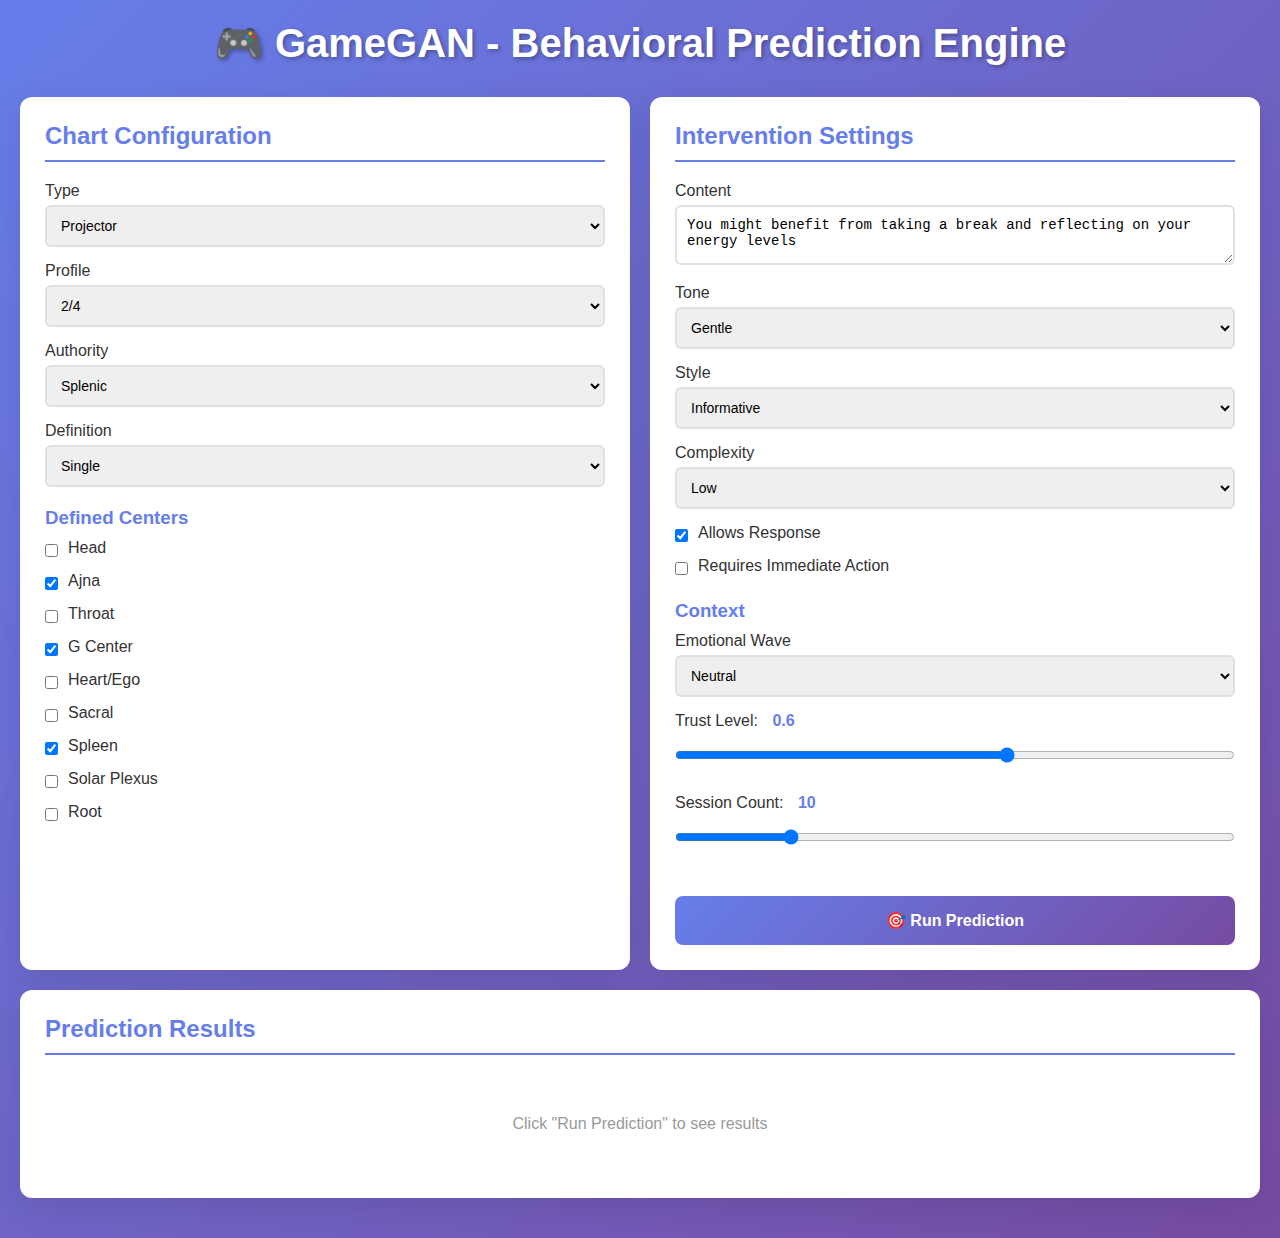
<file: files__22_/gamegan-demo.html>
<!DOCTYPE html>
<html lang="en">
<head>
    <meta charset="UTF-8">
    <meta name="viewport" content="width=device-width, initial-scale=1.0">
    <title>GameGAN - Behavioral Prediction Demo</title>
    <style>
        * {
            margin: 0;
            padding: 0;
            box-sizing: border-box;
        }
        
        body {
            font-family: 'SF Pro Display', -apple-system, BlinkMacSystemFont, 'Segoe UI', Roboto, sans-serif;
            background: linear-gradient(135deg, #667eea 0%, #764ba2 100%);
            min-height: 100vh;
            padding: 20px;
        }
        
        .container {
            max-width: 1400px;
            margin: 0 auto;
        }
        
        h1 {
            color: white;
            text-align: center;
            margin-bottom: 30px;
            font-size: 2.5em;
            text-shadow: 2px 2px 4px rgba(0,0,0,0.3);
        }
        
        .grid {
            display: grid;
            grid-template-columns: 1fr 1fr;
            gap: 20px;
            margin-bottom: 20px;
        }
        
        .panel {
            background: white;
            border-radius: 12px;
            padding: 25px;
            box-shadow: 0 8px 32px rgba(0,0,0,0.1);
        }
        
        .panel h2 {
            color: #667eea;
            margin-bottom: 20px;
            font-size: 1.5em;
            border-bottom: 2px solid #667eea;
            padding-bottom: 10px;
        }
        
        .input-group {
            margin-bottom: 15px;
        }
        
        label {
            display: block;
            margin-bottom: 5px;
            color: #333;
            font-weight: 500;
        }
        
        select, input[type="number"], input[type="range"], textarea {
            width: 100%;
            padding: 10px;
            border: 2px solid #e0e0e0;
            border-radius: 6px;
            font-size: 14px;
            transition: border-color 0.3s;
        }
        
        select:focus, input:focus, textarea:focus {
            outline: none;
            border-color: #667eea;
        }
        
        textarea {
            resize: vertical;
            min-height: 60px;
        }
        
        .range-value {
            display: inline-block;
            margin-left: 10px;
            color: #667eea;
            font-weight: bold;
        }
        
        button {
            background: linear-gradient(135deg, #667eea 0%, #764ba2 100%);
            color: white;
            border: none;
            padding: 15px 30px;
            border-radius: 8px;
            font-size: 16px;
            font-weight: bold;
            cursor: pointer;
            width: 100%;
            margin-top: 20px;
            transition: transform 0.2s;
        }
        
        button:hover {
            transform: translateY(-2px);
            box-shadow: 0 4px 12px rgba(102, 126, 234, 0.4);
        }
        
        .result-panel {
            grid-column: 1 / -1;
        }
        
        .prediction-grid {
            display: grid;
            grid-template-columns: repeat(auto-fit, minmax(200px, 1fr));
            gap: 15px;
            margin-bottom: 20px;
        }
        
        .metric {
            background: linear-gradient(135deg, #f5f7fa 0%, #c3cfe2 100%);
            padding: 20px;
            border-radius: 8px;
            text-align: center;
        }
        
        .metric-label {
            font-size: 12px;
            color: #666;
            text-transform: uppercase;
            letter-spacing: 1px;
            margin-bottom: 8px;
        }
        
        .metric-value {
            font-size: 32px;
            font-weight: bold;
            color: #667eea;
        }
        
        .metric-subtitle {
            font-size: 14px;
            color: #888;
            margin-top: 5px;
        }
        
        .warnings, .suggestions {
            background: #fff3cd;
            border-left: 4px solid #ffc107;
            padding: 15px;
            margin-top: 15px;
            border-radius: 4px;
        }
        
        .suggestions {
            background: #d1ecf1;
            border-left-color: #17a2b8;
        }
        
        .warnings h3, .suggestions h3 {
            color: #333;
            margin-bottom: 10px;
            font-size: 1.1em;
        }
        
        .warnings ul, .suggestions ul {
            list-style: none;
            padding-left: 0;
        }
        
        .warnings li, .suggestions li {
            padding: 5px 0;
            padding-left: 20px;
            position: relative;
        }
        
        .warnings li:before {
            content: "⚠️";
            position: absolute;
            left: 0;
        }
        
        .suggestions li:before {
            content: "💡";
            position: absolute;
            left: 0;
        }
        
        .outcome-badge {
            display: inline-block;
            padding: 8px 16px;
            border-radius: 20px;
            font-weight: bold;
            margin-top: 10px;
        }
        
        .outcome-integration { background: #d4edda; color: #155724; }
        .outcome-partial { background: #fff3cd; color: #856404; }
        .outcome-delayed { background: #f8d7da; color: #721c24; }
        .outcome-rejection { background: #f8d7da; color: #721c24; }
        
        .center-toggle {
            display: flex;
            align-items: center;
            gap: 10px;
            margin-bottom: 10px;
        }
        
        .center-toggle input[type="checkbox"] {
            width: auto;
        }
    </style>
</head>
<body>
    <div class="container">
        <h1>🎮 GameGAN - Behavioral Prediction Engine</h1>
        
        <div class="grid">
            <!-- Chart Configuration -->
            <div class="panel">
                <h2>Chart Configuration</h2>
                
                <div class="input-group">
                    <label>Type</label>
                    <select id="type">
                        <option value="Manifestor">Manifestor</option>
                        <option value="Generator">Generator</option>
                        <option value="Manifesting Generator">Manifesting Generator</option>
                        <option value="Projector" selected>Projector</option>
                        <option value="Reflector">Reflector</option>
                    </select>
                </div>
                
                <div class="input-group">
                    <label>Profile</label>
                    <select id="profile">
                        <option value="1/3">1/3</option>
                        <option value="1/4">1/4</option>
                        <option value="2/4" selected>2/4</option>
                        <option value="2/5">2/5</option>
                        <option value="3/5">3/5</option>
                        <option value="3/6">3/6</option>
                        <option value="4/6">4/6</option>
                        <option value="4/1">4/1</option>
                        <option value="5/1">5/1</option>
                        <option value="5/2">5/2</option>
                        <option value="6/2">6/2</option>
                        <option value="6/3">6/3</option>
                    </select>
                </div>
                
                <div class="input-group">
                    <label>Authority</label>
                    <select id="authority">
                        <option value="emotional">Emotional</option>
                        <option value="sacral">Sacral</option>
                        <option value="splenic" selected>Splenic</option>
                        <option value="ego">Ego</option>
                        <option value="self">Self</option>
                        <option value="mental">Mental</option>
                        <option value="lunar">Lunar</option>
                    </select>
                </div>
                
                <div class="input-group">
                    <label>Definition</label>
                    <select id="definition">
                        <option value="none">None</option>
                        <option value="single" selected>Single</option>
                        <option value="split">Split</option>
                        <option value="triple split">Triple Split</option>
                        <option value="quadruple split">Quadruple Split</option>
                    </select>
                </div>
                
                <h3 style="margin-top: 20px; margin-bottom: 10px; color: #667eea;">Defined Centers</h3>
                <div class="center-toggle"><input type="checkbox" id="head"> <label for="head">Head</label></div>
                <div class="center-toggle"><input type="checkbox" id="ajna" checked> <label for="ajna">Ajna</label></div>
                <div class="center-toggle"><input type="checkbox" id="throat"> <label for="throat">Throat</label></div>
                <div class="center-toggle"><input type="checkbox" id="g" checked> <label for="g">G Center</label></div>
                <div class="center-toggle"><input type="checkbox" id="heart"> <label for="heart">Heart/Ego</label></div>
                <div class="center-toggle"><input type="checkbox" id="sacral"> <label for="sacral">Sacral</label></div>
                <div class="center-toggle"><input type="checkbox" id="spleen" checked> <label for="spleen">Spleen</label></div>
                <div class="center-toggle"><input type="checkbox" id="solar"> <label for="solar">Solar Plexus</label></div>
                <div class="center-toggle"><input type="checkbox" id="root"> <label for="root">Root</label></div>
            </div>
            
            <!-- Intervention Configuration -->
            <div class="panel">
                <h2>Intervention Settings</h2>
                
                <div class="input-group">
                    <label>Content</label>
                    <textarea id="content">You might benefit from taking a break and reflecting on your energy levels</textarea>
                </div>
                
                <div class="input-group">
                    <label>Tone</label>
                    <select id="tone">
                        <option value="very_gentle">Very Gentle</option>
                        <option value="gentle" selected>Gentle</option>
                        <option value="direct">Direct</option>
                        <option value="supportive">Supportive</option>
                        <option value="directive">Directive</option>
                        <option value="playful">Playful</option>
                    </select>
                </div>
                
                <div class="input-group">
                    <label>Style</label>
                    <select id="style">
                        <option value="informative" selected>Informative</option>
                        <option value="responsive">Responsive</option>
                        <option value="patient">Patient</option>
                        <option value="directive">Directive</option>
                        <option value="urgent">Urgent</option>
                        <option value="conversational">Conversational</option>
                    </select>
                </div>
                
                <div class="input-group">
                    <label>Complexity</label>
                    <select id="complexity">
                        <option value="low" selected>Low</option>
                        <option value="medium">Medium</option>
                        <option value="high">High</option>
                    </select>
                </div>
                
                <div class="center-toggle">
                    <input type="checkbox" id="allowsResponse" checked>
                    <label for="allowsResponse">Allows Response</label>
                </div>
                
                <div class="center-toggle">
                    <input type="checkbox" id="requiresImmediate">
                    <label for="requiresImmediate">Requires Immediate Action</label>
                </div>
                
                <h3 style="margin-top: 20px; margin-bottom: 10px; color: #667eea;">Context</h3>
                
                <div class="input-group">
                    <label>Emotional Wave</label>
                    <select id="emotionalWave">
                        <option value="high">High</option>
                        <option value="neutral" selected>Neutral</option>
                        <option value="low">Low</option>
                    </select>
                </div>
                
                <div class="input-group">
                    <label>Trust Level: <span class="range-value" id="trustValue">0.6</span></label>
                    <input type="range" id="trustLevel" min="0" max="1" step="0.1" value="0.6">
                </div>
                
                <div class="input-group">
                    <label>Session Count: <span class="range-value" id="sessionValue">10</span></label>
                    <input type="range" id="sessionCount" min="1" max="50" step="1" value="10">
                </div>
                
                <button onclick="runPrediction()">🎯 Run Prediction</button>
            </div>
            
            <!-- Results -->
            <div class="panel result-panel">
                <h2>Prediction Results</h2>
                <div id="results">
                    <p style="text-align: center; color: #999; padding: 40px;">Click "Run Prediction" to see results</p>
                </div>
            </div>
        </div>
    </div>
    
    <script src="gamegan.js"></script>
    <script>
        // Update range displays
        document.getElementById('trustLevel').addEventListener('input', e => {
            document.getElementById('trustValue').textContent = e.target.value;
        });
        
        document.getElementById('sessionCount').addEventListener('input', e => {
            document.getElementById('sessionValue').textContent = e.target.value;
        });
        
        function runPrediction() {
            // Gather chart data
            const chart = {
                body: {
                    type: document.getElementById('type').value,
                    profile: document.getElementById('profile').value,
                    authority: document.getElementById('authority').value,
                    definition: document.getElementById('definition').value,
                    head: { defined: document.getElementById('head').checked },
                    ajna: { defined: document.getElementById('ajna').checked },
                    throat: { defined: document.getElementById('throat').checked },
                    g: { defined: document.getElementById('g').checked },
                    heart: { defined: document.getElementById('heart').checked },
                    sacral: { defined: document.getElementById('sacral').checked },
                    spleen: { defined: document.getElementById('spleen').checked },
                    solar: { defined: document.getElementById('solar').checked },
                    root: { defined: document.getElementById('root').checked }
                },
                mind: {},
                heart: {}
            };
            
            // Gather intervention data
            const intervention = {
                content: document.getElementById('content').value,
                tone: document.getElementById('tone').value,
                style: document.getElementById('style').value,
                complexity: document.getElementById('complexity').value,
                allowsResponse: document.getElementById('allowsResponse').checked,
                requiresImmediate: document.getElementById('requiresImmediate').checked
            };
            
            // Gather context
            const context = {
                emotionalWave: document.getElementById('emotionalWave').value,
                initialTrust: parseFloat(document.getElementById('trustLevel').value),
                sessionCount: parseInt(document.getElementById('sessionCount').value)
            };
            
            // Run prediction
            const prediction = predictResponse(chart, intervention, context);
            
            // Display results
            displayResults(prediction);
        }
        
        function displayResults(prediction) {
            const outcomeClass = `outcome-${prediction.predictedOutcome}`;
            
            let html = `
                <div class="prediction-grid">
                    <div class="metric">
                        <div class="metric-label">Acceptance</div>
                        <div class="metric-value">${(prediction.acceptanceProbability * 100).toFixed(0)}%</div>
                    </div>
                    <div class="metric">
                        <div class="metric-label">Resistance</div>
                        <div class="metric-value">${(prediction.resistanceLevel * 100).toFixed(0)}%</div>
                    </div>
                    <div class="metric">
                        <div class="metric-label">Confidence</div>
                        <div class="metric-value">${(prediction.confidence * 100).toFixed(0)}%</div>
                    </div>
                    <div class="metric">
                        <div class="metric-label">Outcome</div>
                        <div class="metric-value" style="font-size: 20px;">
                            <span class="outcome-badge ${outcomeClass}">${prediction.predictedOutcome}</span>
                        </div>
                    </div>
                </div>
                
                <div class="prediction-grid">
                    <div class="metric">
                        <div class="metric-label">Optimal Tone</div>
                        <div class="metric-value" style="font-size: 20px;">${prediction.optimalTone}</div>
                    </div>
                    <div class="metric">
                        <div class="metric-label">Primary Sense</div>
                        <div class="metric-value" style="font-size: 20px;">${prediction.optimalSense}</div>
                    </div>
                    <div class="metric">
                        <div class="metric-label">Secondary Sense</div>
                        <div class="metric-value" style="font-size: 20px;">${prediction.secondarySense}</div>
                    </div>
                </div>
                
                <div class="prediction-grid" style="grid-template-columns: repeat(auto-fit, minmax(150px, 1fr));">
                    <div class="metric">
                        <div class="metric-label">Openness</div>
                        <div class="metric-value" style="font-size: 24px;">${(prediction.details.openness * 100).toFixed(0)}%</div>
                    </div>
                    <div class="metric">
                        <div class="metric-label">Emotional State</div>
                        <div class="metric-value" style="font-size: 18px;">${prediction.details.emotionalState}</div>
                    </div>
                    <div class="metric">
                        <div class="metric-label">Authority Aligned</div>
                        <div class="metric-value" style="font-size: 24px;">${prediction.details.authorityAlignment ? '✓' : '✗'}</div>
                    </div>
                    <div class="metric">
                        <div class="metric-label">Processing Mode</div>
                        <div class="metric-value" style="font-size: 18px;">${prediction.details.processingMode}</div>
                    </div>
                    <div class="metric">
                        <div class="metric-label">Trust Level</div>
                        <div class="metric-value" style="font-size: 24px;">${(prediction.details.trustLevel * 100).toFixed(0)}%</div>
                    </div>
                </div>
            `;
            
            if (prediction.warnings.length > 0) {
                html += `
                    <div class="warnings">
                        <h3>⚠️ Warnings</h3>
                        <ul>
                            ${prediction.warnings.map(w => `<li>${w}</li>`).join('')}
                        </ul>
                    </div>
                `;
            }
            
            if (prediction.suggestions.length > 0) {
                html += `
                    <div class="suggestions">
                        <h3>💡 Suggestions</h3>
                        <ul>
                            ${prediction.suggestions.map(s => `<li>${s}</li>`).join('')}
                        </ul>
                    </div>
                `;
            }
            
            document.getElementById('results').innerHTML = html;
        }
    </script>
</body>
</html>
</file>
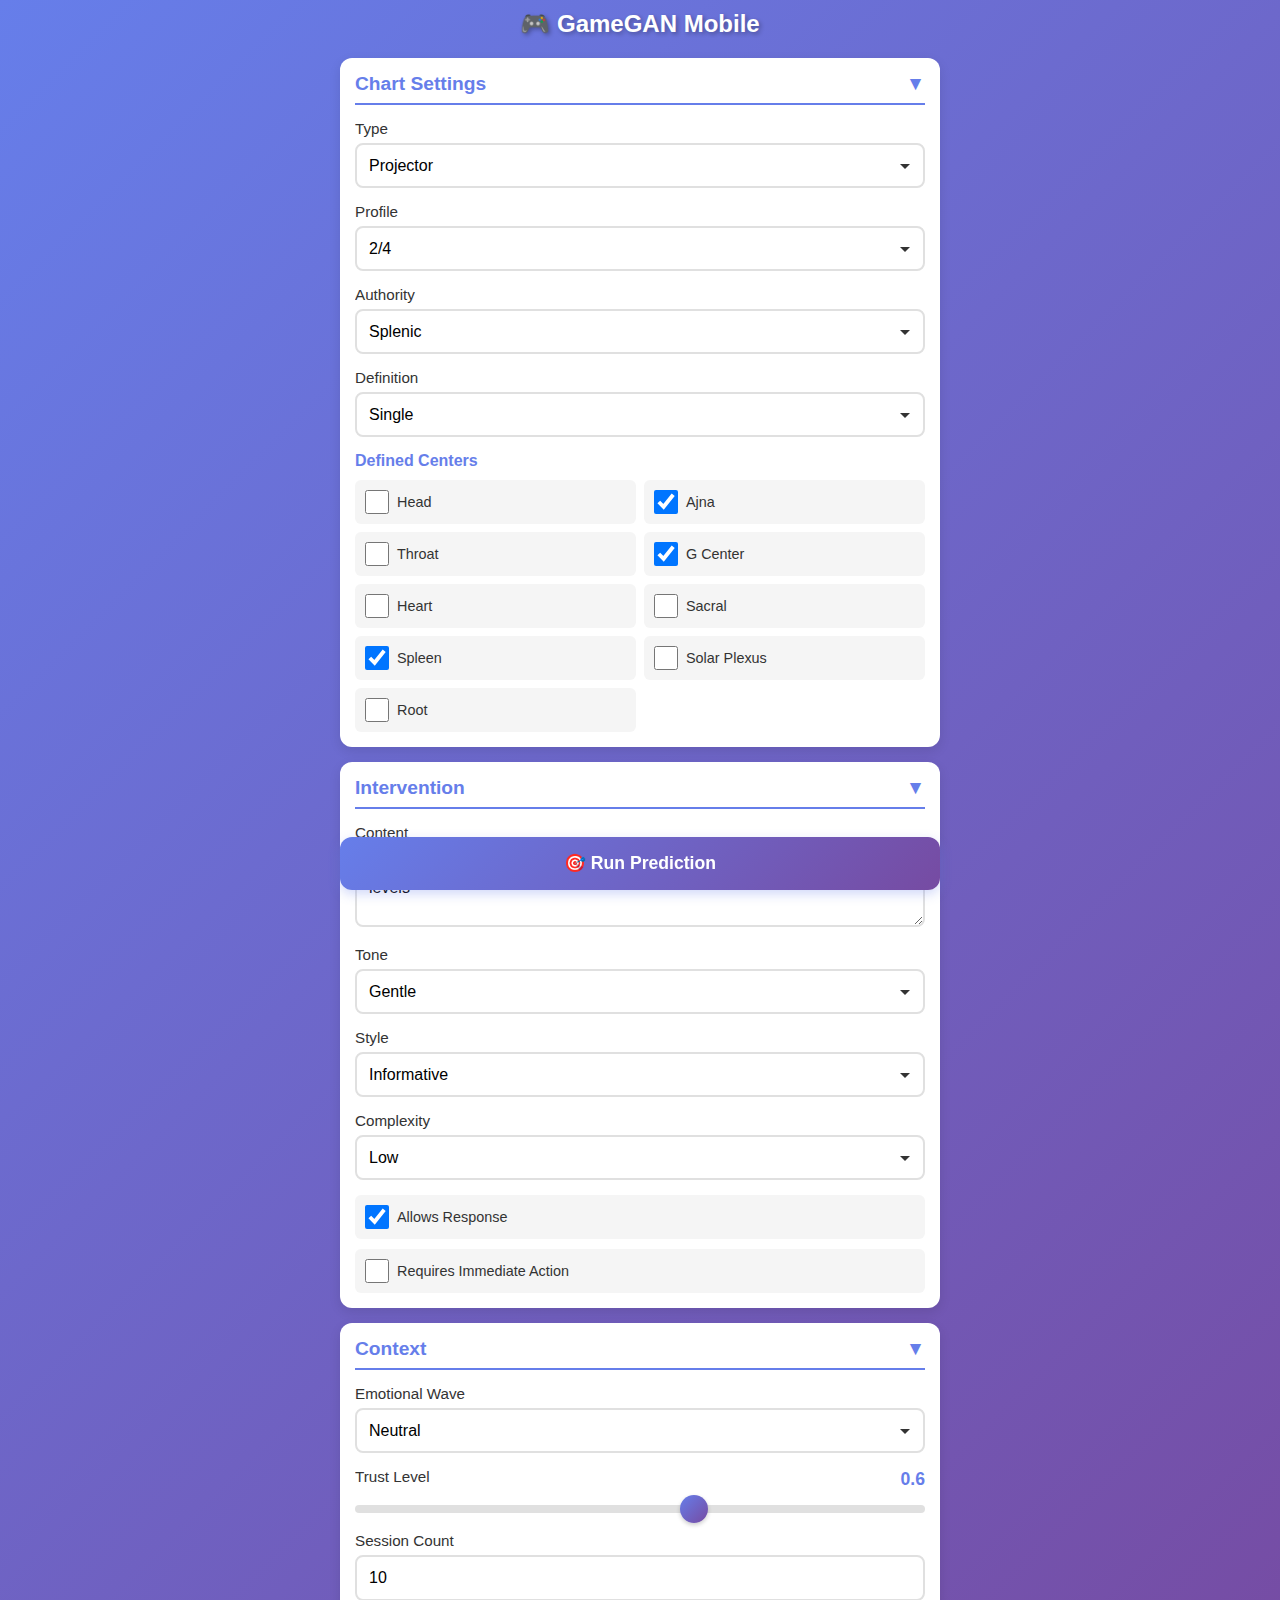
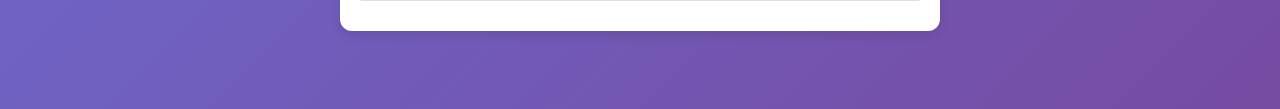
<file: files__22_/gamegan-mobile.html>
<!DOCTYPE html>
<html lang="en">
<head>
    <meta charset="UTF-8">
    <meta name="viewport" content="width=device-width, initial-scale=1.0, maximum-scale=1.0, user-scalable=no">
    <meta name="apple-mobile-web-app-capable" content="yes">
    <meta name="mobile-web-app-capable" content="yes">
    <title>GameGAN Mobile</title>
    <style>
        * {
            margin: 0;
            padding: 0;
            box-sizing: border-box;
            -webkit-tap-highlight-color: transparent;
        }
        
        body {
            font-family: -apple-system, BlinkMacSystemFont, 'Segoe UI', Roboto, sans-serif;
            background: linear-gradient(135deg, #667eea 0%, #764ba2 100%);
            min-height: 100vh;
            padding: 10px;
            font-size: 16px;
        }
        
        .container {
            max-width: 600px;
            margin: 0 auto;
        }
        
        h1 {
            color: white;
            text-align: center;
            margin-bottom: 20px;
            font-size: 1.5em;
            text-shadow: 2px 2px 4px rgba(0,0,0,0.3);
        }
        
        .panel {
            background: white;
            border-radius: 12px;
            padding: 15px;
            margin-bottom: 15px;
            box-shadow: 0 4px 12px rgba(0,0,0,0.1);
        }
        
        .panel h2 {
            color: #667eea;
            margin-bottom: 15px;
            font-size: 1.2em;
            border-bottom: 2px solid #667eea;
            padding-bottom: 8px;
        }
        
        .input-group {
            margin-bottom: 15px;
        }
        
        label {
            display: block;
            margin-bottom: 6px;
            color: #333;
            font-weight: 500;
            font-size: 0.95em;
        }
        
        select, textarea {
            width: 100%;
            padding: 12px;
            border: 2px solid #e0e0e0;
            border-radius: 8px;
            font-size: 16px;
            background: white;
            -webkit-appearance: none;
            appearance: none;
            background-image: url("data:image/svg+xml,%3Csvg xmlns='http://www.w3.org/2000/svg' width='12' height='12' viewBox='0 0 12 12'%3E%3Cpath fill='%23333' d='M6 9L1 4h10z'/%3E%3C/svg%3E");
            background-repeat: no-repeat;
            background-position: right 12px center;
            background-size: 12px;
            padding-right: 36px;
        }
        
        textarea {
            resize: vertical;
            min-height: 80px;
            font-family: inherit;
        }
        
        select:focus, textarea:focus {
            outline: none;
            border-color: #667eea;
        }
        
        .toggle-section {
            margin-top: 15px;
        }
        
        .toggle-section h3 {
            color: #667eea;
            font-size: 1em;
            margin-bottom: 10px;
        }
        
        .center-grid {
            display: grid;
            grid-template-columns: 1fr 1fr;
            gap: 8px;
        }
        
        .center-toggle {
            display: flex;
            align-items: center;
            padding: 10px;
            background: #f5f5f5;
            border-radius: 6px;
            min-height: 44px; /* iOS touch target */
        }
        
        .center-toggle input[type="checkbox"] {
            width: 24px;
            height: 24px;
            margin-right: 8px;
            cursor: pointer;
        }
        
        .center-toggle label {
            margin: 0;
            cursor: pointer;
            font-size: 0.9em;
        }
        
        .slider-group {
            margin-bottom: 15px;
        }
        
        .slider-label {
            display: flex;
            justify-content: space-between;
            align-items: center;
            margin-bottom: 8px;
        }
        
        .slider-value {
            color: #667eea;
            font-weight: bold;
            font-size: 1.1em;
        }
        
        input[type="range"] {
            width: 100%;
            height: 8px;
            border-radius: 4px;
            background: #e0e0e0;
            outline: none;
            -webkit-appearance: none;
        }
        
        input[type="range"]::-webkit-slider-thumb {
            -webkit-appearance: none;
            width: 28px;
            height: 28px;
            border-radius: 50%;
            background: linear-gradient(135deg, #667eea 0%, #764ba2 100%);
            cursor: pointer;
            box-shadow: 0 2px 4px rgba(0,0,0,0.2);
        }
        
        input[type="range"]::-moz-range-thumb {
            width: 28px;
            height: 28px;
            border-radius: 50%;
            background: linear-gradient(135deg, #667eea 0%, #764ba2 100%);
            cursor: pointer;
            box-shadow: 0 2px 4px rgba(0,0,0,0.2);
            border: none;
        }
        
        input[type="number"] {
            width: 100%;
            padding: 12px;
            border: 2px solid #e0e0e0;
            border-radius: 8px;
            font-size: 16px;
        }
        
        button {
            background: linear-gradient(135deg, #667eea 0%, #764ba2 100%);
            color: white;
            border: none;
            padding: 16px;
            border-radius: 12px;
            font-size: 1.1em;
            font-weight: bold;
            cursor: pointer;
            width: 100%;
            min-height: 52px; /* iOS touch target */
            box-shadow: 0 4px 12px rgba(102, 126, 234, 0.3);
            transition: transform 0.2s;
        }
        
        button:active {
            transform: scale(0.98);
        }
        
        .collapsible {
            cursor: pointer;
            user-select: none;
            position: relative;
            padding-right: 30px;
        }
        
        .collapsible::after {
            content: '▼';
            position: absolute;
            right: 0;
            transition: transform 0.3s;
        }
        
        .collapsible.collapsed::after {
            transform: rotate(-90deg);
        }
        
        .collapsible-content {
            max-height: 2000px;
            overflow: hidden;
            transition: max-height 0.3s ease;
        }
        
        .collapsible-content.hidden {
            max-height: 0;
        }
        
        .metrics-grid {
            display: grid;
            grid-template-columns: 1fr 1fr;
            gap: 10px;
            margin-bottom: 15px;
        }
        
        .metric {
            background: linear-gradient(135deg, #f5f7fa 0%, #c3cfe2 100%);
            padding: 15px;
            border-radius: 8px;
            text-align: center;
        }
        
        .metric-label {
            font-size: 0.75em;
            color: #666;
            text-transform: uppercase;
            letter-spacing: 0.5px;
            margin-bottom: 6px;
        }
        
        .metric-value {
            font-size: 1.8em;
            font-weight: bold;
            color: #667eea;
        }
        
        .outcome-badge {
            display: inline-block;
            padding: 6px 12px;
            border-radius: 16px;
            font-weight: bold;
            font-size: 0.9em;
        }
        
        .outcome-integration { background: #d4edda; color: #155724; }
        .outcome-partial { background: #fff3cd; color: #856404; }
        .outcome-delayed { background: #f8d7da; color: #721c24; }
        .outcome-rejection { background: #f8d7da; color: #721c24; }
        
        .recommendations {
            margin-top: 15px;
        }
        
        .optimal-delivery {
            background: #e8f4f8;
            padding: 12px;
            border-radius: 8px;
            margin-bottom: 12px;
            font-size: 0.9em;
            line-height: 1.6;
        }
        
        .warnings, .suggestions {
            background: #fff3cd;
            border-left: 4px solid #ffc107;
            padding: 12px;
            margin-bottom: 12px;
            border-radius: 4px;
        }
        
        .suggestions {
            background: #d1ecf1;
            border-left-color: #17a2b8;
        }
        
        .warnings h3, .suggestions h3 {
            color: #333;
            margin-bottom: 8px;
            font-size: 1em;
        }
        
        .warnings ul, .suggestions ul {
            list-style: none;
            padding-left: 0;
            margin: 0;
        }
        
        .warnings li, .suggestions li {
            padding: 6px 0;
            padding-left: 24px;
            position: relative;
            font-size: 0.9em;
        }
        
        .warnings li:before {
            content: "⚠️";
            position: absolute;
            left: 0;
        }
        
        .suggestions li:before {
            content: "💡";
            position: absolute;
            left: 0;
        }
        
        .loading {
            text-align: center;
            padding: 40px;
            color: #999;
        }
        
        .loading::after {
            content: '...';
            animation: dots 1.5s steps(4, end) infinite;
        }
        
        @keyframes dots {
            0%, 20% { content: '.'; }
            40% { content: '..'; }
            60%, 100% { content: '...'; }
        }
        
        /* Sticky button */
        .sticky-button {
            position: sticky;
            bottom: 10px;
            z-index: 100;
        }
        
        /* Safe area for iPhone notch */
        @supports (padding: max(0px)) {
            body {
                padding-left: max(10px, env(safe-area-inset-left));
                padding-right: max(10px, env(safe-area-inset-right));
                padding-bottom: max(10px, env(safe-area-inset-bottom));
            }
        }
    </style>
</head>
<body>
    <div class="container">
        <h1>🎮 GameGAN Mobile</h1>
        
        <!-- Chart Configuration -->
        <div class="panel">
            <h2 class="collapsible">Chart Settings</h2>
            <div class="collapsible-content">
                <div class="input-group">
                    <label>Type</label>
                    <select id="type">
                        <option value="Manifestor">Manifestor</option>
                        <option value="Generator">Generator</option>
                        <option value="Manifesting Generator">Manifesting Generator</option>
                        <option value="Projector" selected>Projector</option>
                        <option value="Reflector">Reflector</option>
                    </select>
                </div>
                
                <div class="input-group">
                    <label>Profile</label>
                    <select id="profile">
                        <option value="1/3">1/3</option>
                        <option value="1/4">1/4</option>
                        <option value="2/4" selected>2/4</option>
                        <option value="2/5">2/5</option>
                        <option value="3/5">3/5</option>
                        <option value="3/6">3/6</option>
                        <option value="4/6">4/6</option>
                        <option value="4/1">4/1</option>
                        <option value="5/1">5/1</option>
                        <option value="5/2">5/2</option>
                        <option value="6/2">6/2</option>
                        <option value="6/3">6/3</option>
                    </select>
                </div>
                
                <div class="input-group">
                    <label>Authority</label>
                    <select id="authority">
                        <option value="emotional">Emotional</option>
                        <option value="sacral">Sacral</option>
                        <option value="splenic" selected>Splenic</option>
                        <option value="ego">Ego</option>
                        <option value="self">Self</option>
                        <option value="mental">Mental</option>
                        <option value="lunar">Lunar</option>
                    </select>
                </div>
                
                <div class="input-group">
                    <label>Definition</label>
                    <select id="definition">
                        <option value="none">None</option>
                        <option value="single" selected>Single</option>
                        <option value="split">Split</option>
                        <option value="triple split">Triple Split</option>
                        <option value="quadruple split">Quadruple Split</option>
                    </select>
                </div>
                
                <div class="toggle-section">
                    <h3>Defined Centers</h3>
                    <div class="center-grid">
                        <div class="center-toggle">
                            <input type="checkbox" id="head">
                            <label for="head">Head</label>
                        </div>
                        <div class="center-toggle">
                            <input type="checkbox" id="ajna" checked>
                            <label for="ajna">Ajna</label>
                        </div>
                        <div class="center-toggle">
                            <input type="checkbox" id="throat">
                            <label for="throat">Throat</label>
                        </div>
                        <div class="center-toggle">
                            <input type="checkbox" id="g" checked>
                            <label for="g">G Center</label>
                        </div>
                        <div class="center-toggle">
                            <input type="checkbox" id="heart">
                            <label for="heart">Heart</label>
                        </div>
                        <div class="center-toggle">
                            <input type="checkbox" id="sacral">
                            <label for="sacral">Sacral</label>
                        </div>
                        <div class="center-toggle">
                            <input type="checkbox" id="spleen" checked>
                            <label for="spleen">Spleen</label>
                        </div>
                        <div class="center-toggle">
                            <input type="checkbox" id="solar">
                            <label for="solar">Solar Plexus</label>
                        </div>
                        <div class="center-toggle">
                            <input type="checkbox" id="root">
                            <label for="root">Root</label>
                        </div>
                    </div>
                </div>
            </div>
        </div>
        
        <!-- Intervention Settings -->
        <div class="panel">
            <h2 class="collapsible">Intervention</h2>
            <div class="collapsible-content">
                <div class="input-group">
                    <label>Content</label>
                    <textarea id="content">You might benefit from taking a break and reflecting on your energy levels</textarea>
                </div>
                
                <div class="input-group">
                    <label>Tone</label>
                    <select id="tone">
                        <option value="very_gentle">Very Gentle</option>
                        <option value="gentle" selected>Gentle</option>
                        <option value="direct">Direct</option>
                        <option value="supportive">Supportive</option>
                        <option value="directive">Directive</option>
                    </select>
                </div>
                
                <div class="input-group">
                    <label>Style</label>
                    <select id="style">
                        <option value="informative" selected>Informative</option>
                        <option value="responsive">Responsive</option>
                        <option value="patient">Patient</option>
                        <option value="directive">Directive</option>
                        <option value="urgent">Urgent</option>
                    </select>
                </div>
                
                <div class="input-group">
                    <label>Complexity</label>
                    <select id="complexity">
                        <option value="low" selected>Low</option>
                        <option value="medium">Medium</option>
                        <option value="high">High</option>
                    </select>
                </div>
                
                <div class="center-toggle" style="margin-bottom: 10px;">
                    <input type="checkbox" id="allowsResponse" checked>
                    <label for="allowsResponse">Allows Response</label>
                </div>
                
                <div class="center-toggle">
                    <input type="checkbox" id="requiresImmediate">
                    <label for="requiresImmediate">Requires Immediate Action</label>
                </div>
            </div>
        </div>
        
        <!-- Context Settings -->
        <div class="panel">
            <h2 class="collapsible">Context</h2>
            <div class="collapsible-content">
                <div class="input-group">
                    <label>Emotional Wave</label>
                    <select id="emotionalWave">
                        <option value="high">High</option>
                        <option value="neutral" selected>Neutral</option>
                        <option value="low">Low</option>
                    </select>
                </div>
                
                <div class="slider-group">
                    <div class="slider-label">
                        <label>Trust Level</label>
                        <span class="slider-value" id="trustValue">0.6</span>
                    </div>
                    <input type="range" id="trustLevel" min="0" max="1" step="0.1" value="0.6">
                </div>
                
                <div class="input-group">
                    <label>Session Count</label>
                    <input type="number" id="sessionCount" min="1" max="100" value="10">
                </div>
            </div>
        </div>
        
        <!-- Run Button -->
        <div class="sticky-button">
            <button onclick="runPrediction()">🎯 Run Prediction</button>
        </div>
        
        <!-- Results -->
        <div class="panel" id="resultsPanel" style="display: none;">
            <h2>Prediction Results</h2>
            <div id="results"></div>
        </div>
    </div>
    
    <script src="gamegan.js"></script>
    <script>
        // Collapsible sections
        document.querySelectorAll('.collapsible').forEach(header => {
            header.addEventListener('click', function() {
                this.classList.toggle('collapsed');
                const content = this.nextElementSibling;
                content.classList.toggle('hidden');
            });
        });
        
        // Update range displays
        document.getElementById('trustLevel').addEventListener('input', e => {
            document.getElementById('trustValue').textContent = e.target.value;
        });
        
        function runPrediction() {
            // Show loading
            const resultsPanel = document.getElementById('resultsPanel');
            resultsPanel.style.display = 'block';
            document.getElementById('results').innerHTML = '<div class="loading">Calculating prediction</div>';
            
            // Scroll to results
            setTimeout(() => {
                resultsPanel.scrollIntoView({ behavior: 'smooth', block: 'start' });
            }, 100);
            
            // Gather data
            const chart = {
                body: {
                    type: document.getElementById('type').value,
                    profile: document.getElementById('profile').value,
                    authority: document.getElementById('authority').value,
                    definition: document.getElementById('definition').value,
                    head: { defined: document.getElementById('head').checked },
                    ajna: { defined: document.getElementById('ajna').checked },
                    throat: { defined: document.getElementById('throat').checked },
                    g: { defined: document.getElementById('g').checked },
                    heart: { defined: document.getElementById('heart').checked },
                    sacral: { defined: document.getElementById('sacral').checked },
                    spleen: { defined: document.getElementById('spleen').checked },
                    solar: { defined: document.getElementById('solar').checked },
                    root: { defined: document.getElementById('root').checked }
                },
                mind: {},
                heart: {}
            };
            
            const intervention = {
                content: document.getElementById('content').value,
                tone: document.getElementById('tone').value,
                style: document.getElementById('style').value,
                complexity: document.getElementById('complexity').value,
                allowsResponse: document.getElementById('allowsResponse').checked,
                requiresImmediate: document.getElementById('requiresImmediate').checked
            };
            
            const context = {
                emotionalWave: document.getElementById('emotionalWave').value,
                initialTrust: parseFloat(document.getElementById('trustLevel').value),
                sessionCount: parseInt(document.getElementById('sessionCount').value)
            };
            
            // Run prediction
            setTimeout(() => {
                const prediction = predictResponse(chart, intervention, context);
                displayResults(prediction);
            }, 300);
        }
        
        function displayResults(prediction) {
            const outcomeClass = `outcome-${prediction.predictedOutcome}`;
            
            let html = `
                <div class="metrics-grid">
                    <div class="metric">
                        <div class="metric-label">Acceptance</div>
                        <div class="metric-value">${(prediction.acceptanceProbability * 100).toFixed(0)}%</div>
                    </div>
                    <div class="metric">
                        <div class="metric-label">Resistance</div>
                        <div class="metric-value">${(prediction.resistanceLevel * 100).toFixed(0)}%</div>
                    </div>
                    <div class="metric">
                        <div class="metric-label">Confidence</div>
                        <div class="metric-value">${(prediction.confidence * 100).toFixed(0)}%</div>
                    </div>
                    <div class="metric">
                        <div class="metric-label">Outcome</div>
                        <div class="metric-value" style="font-size: 1em;">
                            <span class="outcome-badge ${outcomeClass}">${prediction.predictedOutcome}</span>
                        </div>
                    </div>
                </div>
                
                <div class="recommendations">
                    <div class="optimal-delivery">
                        <strong>Optimal Tone:</strong> ${prediction.optimalTone}<br>
                        <strong>Primary Sense:</strong> ${prediction.optimalSense}<br>
                        <strong>Secondary Sense:</strong> ${prediction.secondarySense}
                    </div>
            `;
            
            if (prediction.warnings.length > 0) {
                html += `
                    <div class="warnings">
                        <h3>⚠️ Warnings</h3>
                        <ul>
                            ${prediction.warnings.map(w => `<li>${w}</li>`).join('')}
                        </ul>
                    </div>
                `;
            }
            
            if (prediction.suggestions.length > 0) {
                html += `
                    <div class="suggestions">
                        <h3>💡 Suggestions</h3>
                        <ul>
                            ${prediction.suggestions.map(s => `<li>${s}</li>`).join('')}
                        </ul>
                    </div>
                `;
            }
            
            html += '</div>';
            
            document.getElementById('results').innerHTML = html;
        }
    </script>
</body>
</html>
</file>
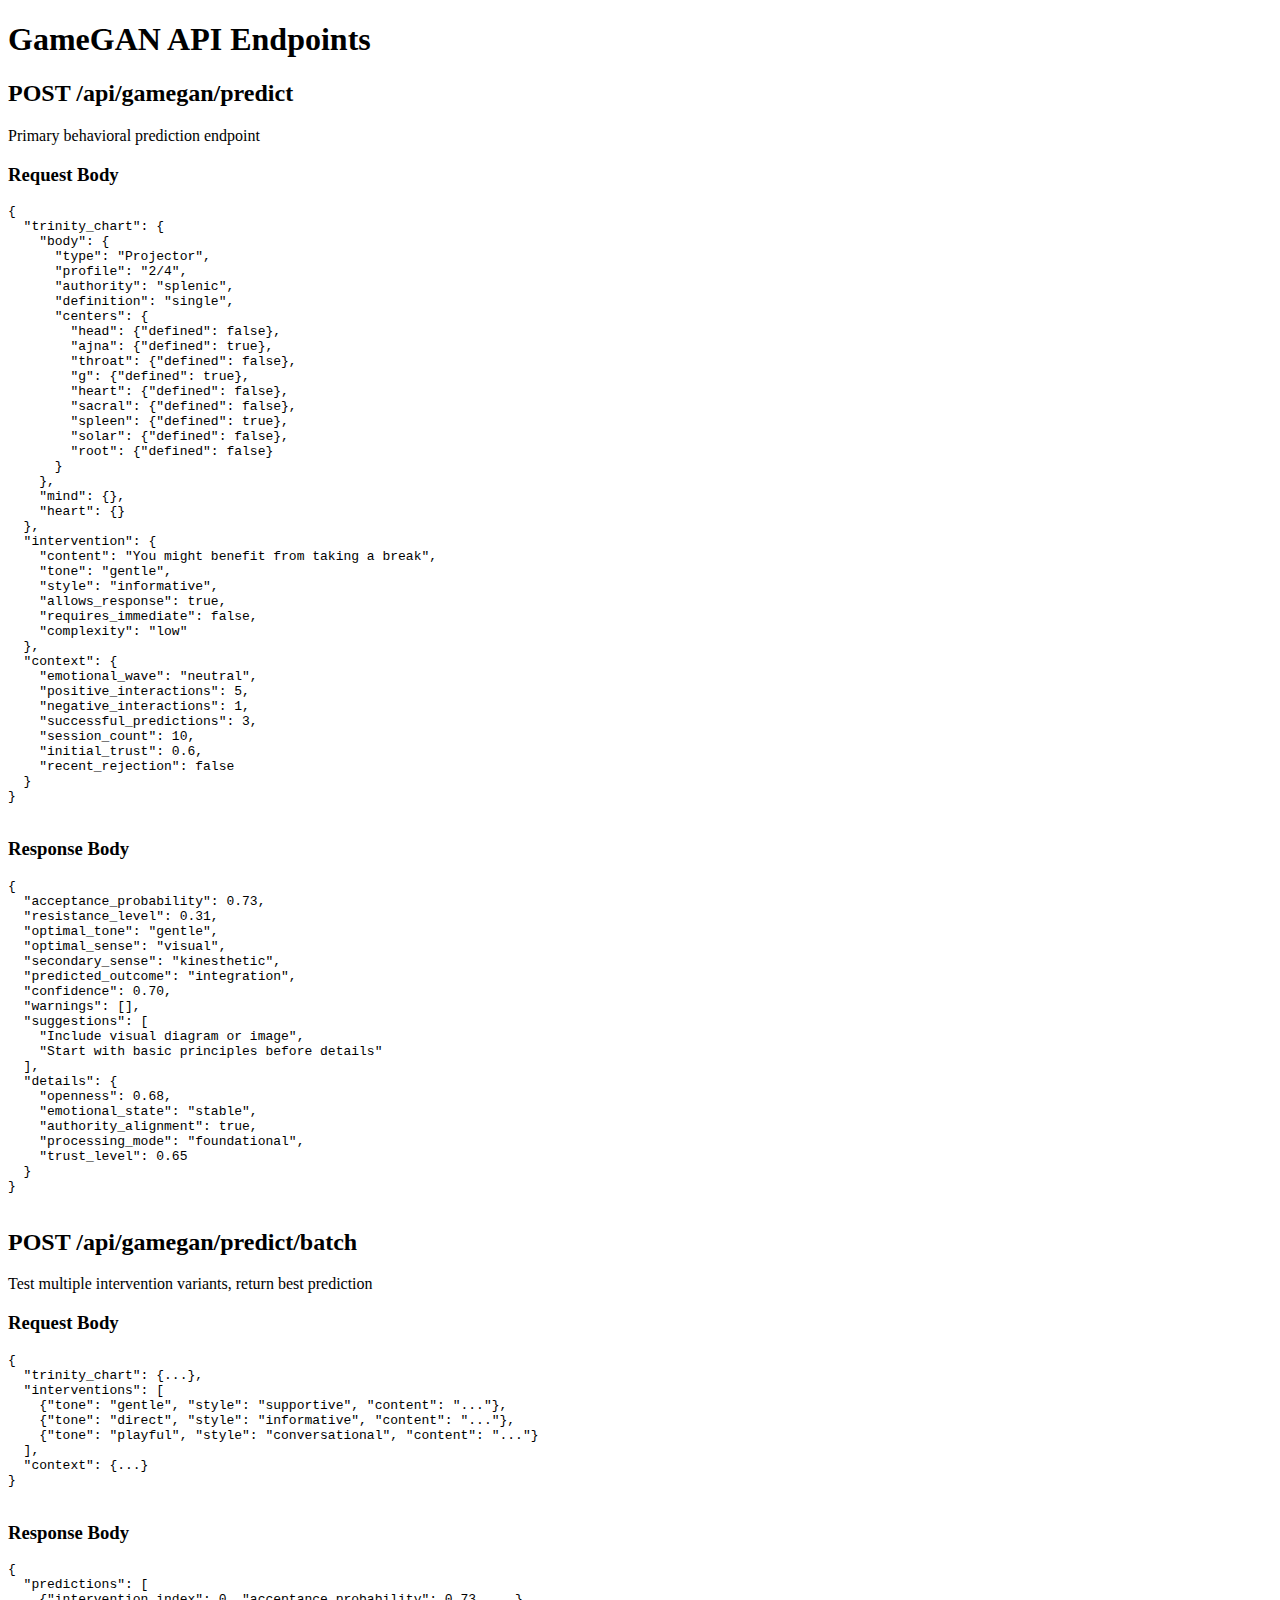
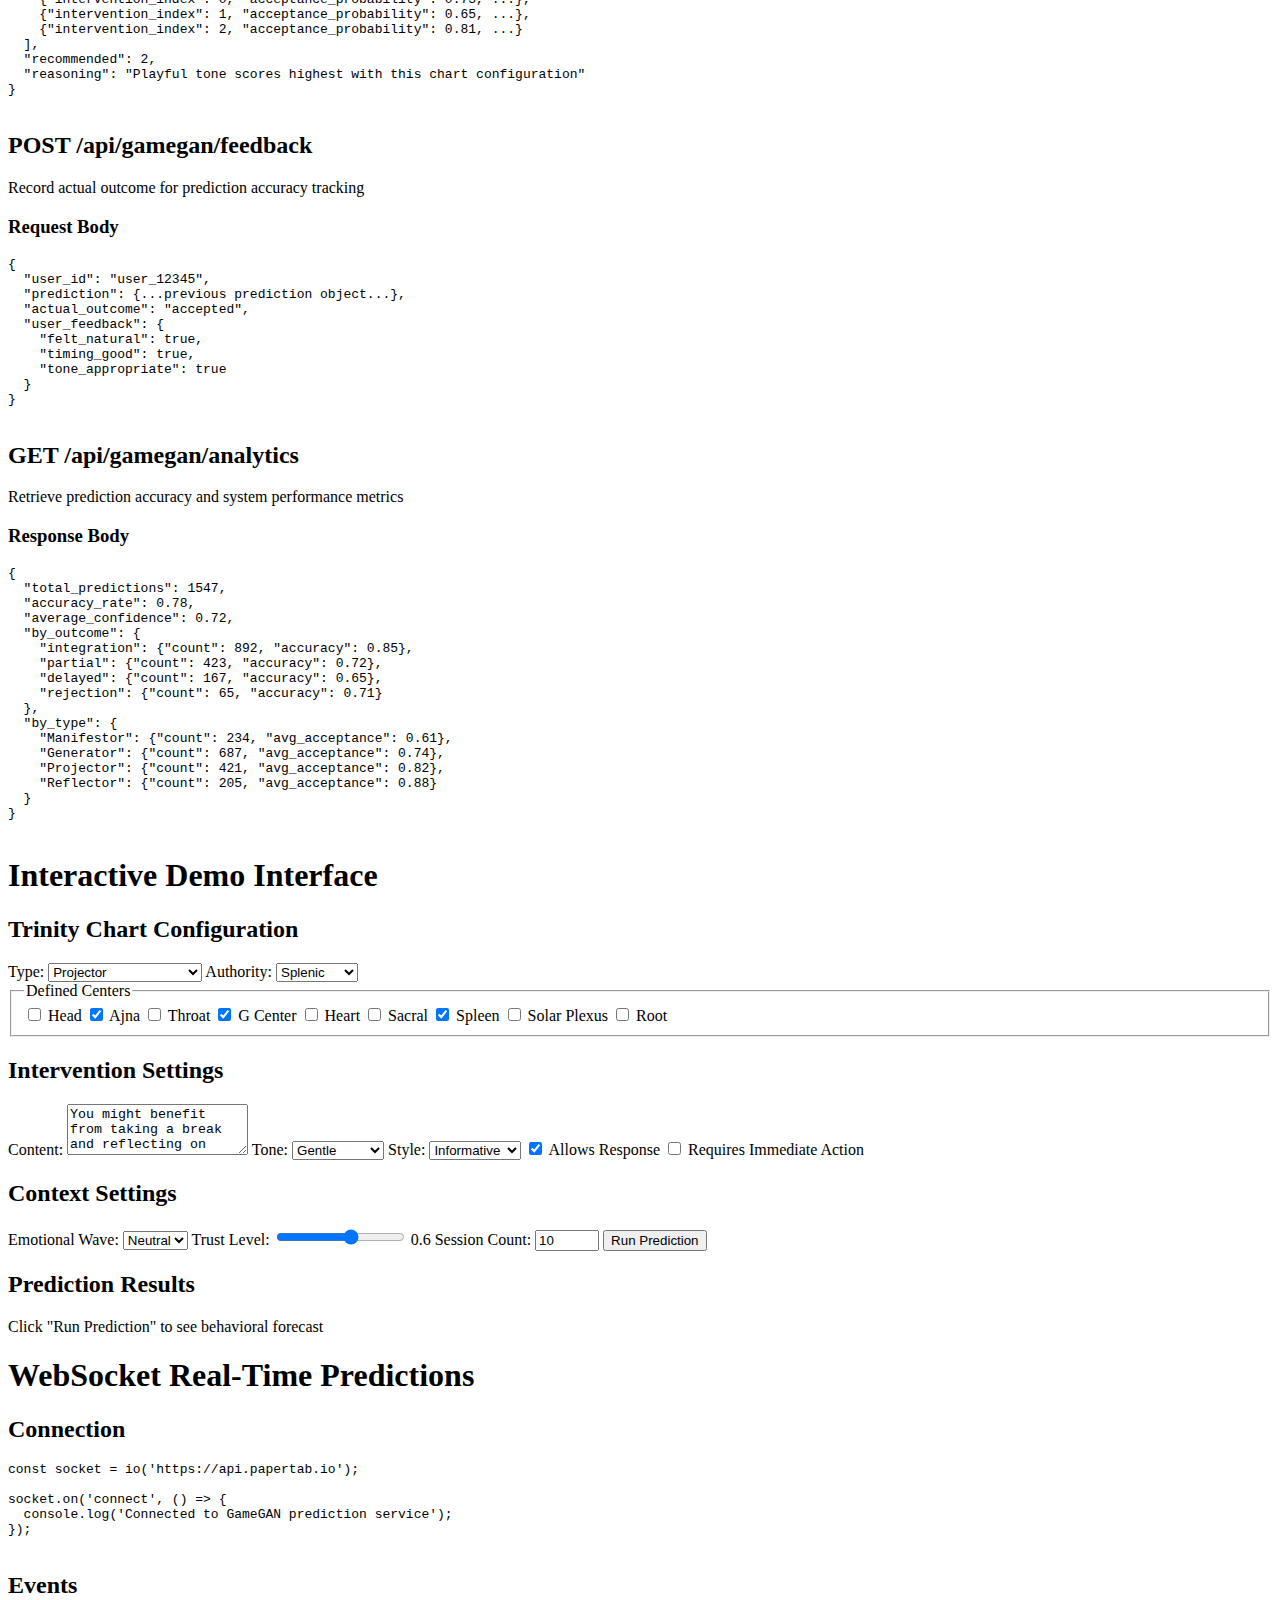
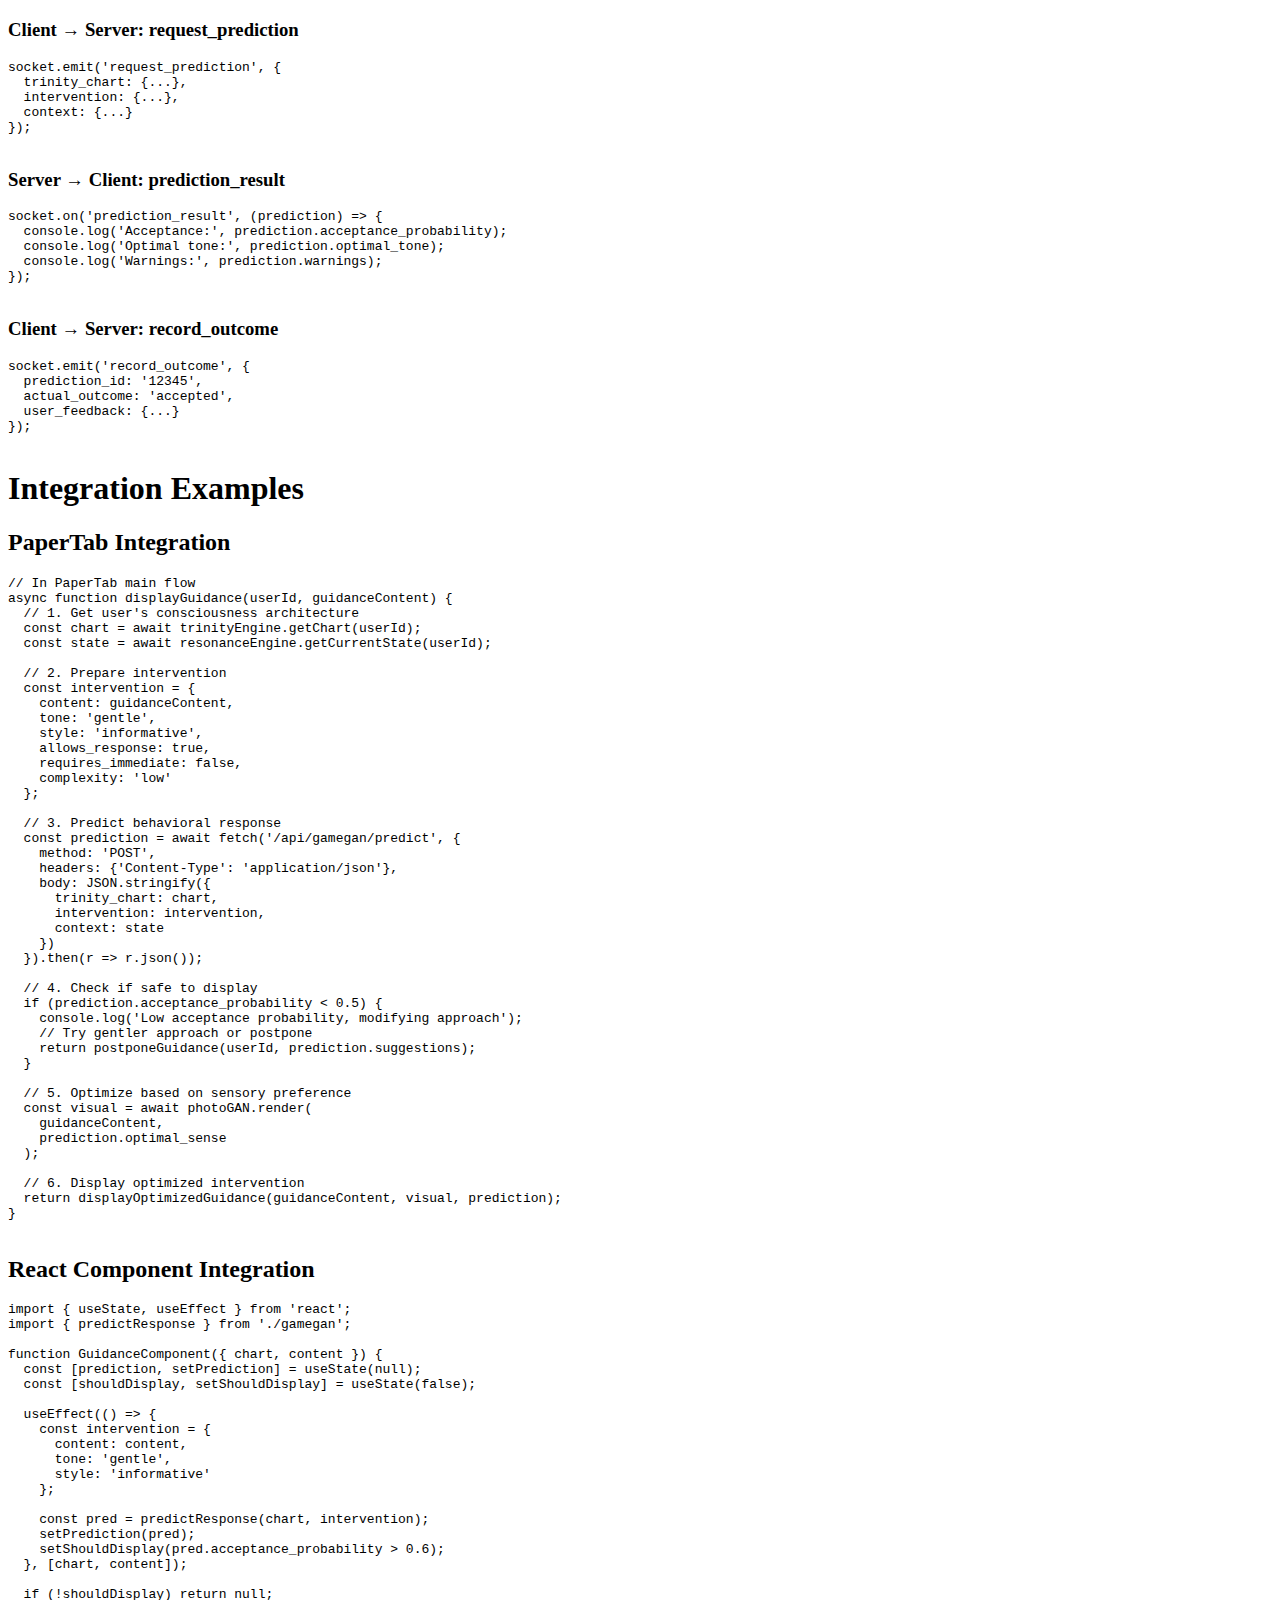
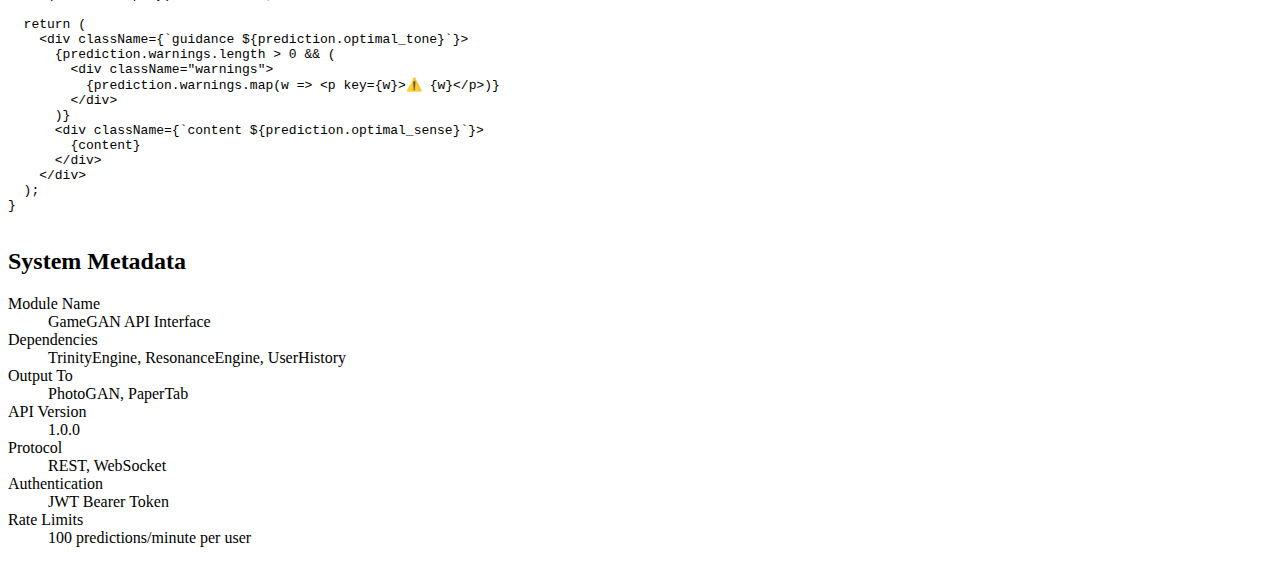
<file: files__22_/gamegan_api.html>
<!DOCTYPE html>
<html lang="en">
<head>
    <meta charset="UTF-8">
    <title>GameGAN API Interface</title>
    <meta name="system" content="GameGAN Behavioral Prediction Engine">
    <meta name="module" content="API and Interactive Demo Interface">
    <meta name="intents" content="behavioral prediction, consciousness-aware guidance, intervention optimization">
</head>
<body>
    <!-- 
    GameGAN API Interface Specification
    ====================================
    
    This module defines the interactive interface for GameGAN behavioral predictions.
    It provides both REST API endpoints and browser-based demo capabilities.
    
    System Integration:
    - Receives: Trinity charts from TrinityEngine
    - Receives: Context data from ResonanceEngine
    - Receives: Intervention proposals from PaperTab
    - Returns: Behavioral predictions with probabilities and recommendations
    - Feeds to: PhotoGAN for sensory rendering
    - Feeds to: PaperTab for display optimization
    -->
    
    <!-- API Endpoint Definitions -->
    <section id="api-endpoints">
        <h1>GameGAN API Endpoints</h1>
        
        <!-- Main Prediction Endpoint -->
        <article class="endpoint" data-method="POST" data-path="/api/gamegan/predict">
            <h2>POST /api/gamegan/predict</h2>
            <p>Primary behavioral prediction endpoint</p>
            
            <div class="request-format">
                <h3>Request Body</h3>
                <pre>
{
  "trinity_chart": {
    "body": {
      "type": "Projector",
      "profile": "2/4",
      "authority": "splenic",
      "definition": "single",
      "centers": {
        "head": {"defined": false},
        "ajna": {"defined": true},
        "throat": {"defined": false},
        "g": {"defined": true},
        "heart": {"defined": false},
        "sacral": {"defined": false},
        "spleen": {"defined": true},
        "solar": {"defined": false},
        "root": {"defined": false}
      }
    },
    "mind": {},
    "heart": {}
  },
  "intervention": {
    "content": "You might benefit from taking a break",
    "tone": "gentle",
    "style": "informative",
    "allows_response": true,
    "requires_immediate": false,
    "complexity": "low"
  },
  "context": {
    "emotional_wave": "neutral",
    "positive_interactions": 5,
    "negative_interactions": 1,
    "successful_predictions": 3,
    "session_count": 10,
    "initial_trust": 0.6,
    "recent_rejection": false
  }
}
                </pre>
            </div>
            
            <div class="response-format">
                <h3>Response Body</h3>
                <pre>
{
  "acceptance_probability": 0.73,
  "resistance_level": 0.31,
  "optimal_tone": "gentle",
  "optimal_sense": "visual",
  "secondary_sense": "kinesthetic",
  "predicted_outcome": "integration",
  "confidence": 0.70,
  "warnings": [],
  "suggestions": [
    "Include visual diagram or image",
    "Start with basic principles before details"
  ],
  "details": {
    "openness": 0.68,
    "emotional_state": "stable",
    "authority_alignment": true,
    "processing_mode": "foundational",
    "trust_level": 0.65
  }
}
                </pre>
            </div>
        </article>
        
        <!-- Batch Prediction Endpoint -->
        <article class="endpoint" data-method="POST" data-path="/api/gamegan/predict/batch">
            <h2>POST /api/gamegan/predict/batch</h2>
            <p>Test multiple intervention variants, return best prediction</p>
            
            <div class="request-format">
                <h3>Request Body</h3>
                <pre>
{
  "trinity_chart": {...},
  "interventions": [
    {"tone": "gentle", "style": "supportive", "content": "..."},
    {"tone": "direct", "style": "informative", "content": "..."},
    {"tone": "playful", "style": "conversational", "content": "..."}
  ],
  "context": {...}
}
                </pre>
            </div>
            
            <div class="response-format">
                <h3>Response Body</h3>
                <pre>
{
  "predictions": [
    {"intervention_index": 0, "acceptance_probability": 0.73, ...},
    {"intervention_index": 1, "acceptance_probability": 0.65, ...},
    {"intervention_index": 2, "acceptance_probability": 0.81, ...}
  ],
  "recommended": 2,
  "reasoning": "Playful tone scores highest with this chart configuration"
}
                </pre>
            </div>
        </article>
        
        <!-- Feedback Recording Endpoint -->
        <article class="endpoint" data-method="POST" data-path="/api/gamegan/feedback">
            <h2>POST /api/gamegan/feedback</h2>
            <p>Record actual outcome for prediction accuracy tracking</p>
            
            <div class="request-format">
                <h3>Request Body</h3>
                <pre>
{
  "user_id": "user_12345",
  "prediction": {...previous prediction object...},
  "actual_outcome": "accepted",
  "user_feedback": {
    "felt_natural": true,
    "timing_good": true,
    "tone_appropriate": true
  }
}
                </pre>
            </div>
        </article>
        
        <!-- Analytics Endpoint -->
        <article class="endpoint" data-method="GET" data-path="/api/gamegan/analytics">
            <h2>GET /api/gamegan/analytics</h2>
            <p>Retrieve prediction accuracy and system performance metrics</p>
            
            <div class="response-format">
                <h3>Response Body</h3>
                <pre>
{
  "total_predictions": 1547,
  "accuracy_rate": 0.78,
  "average_confidence": 0.72,
  "by_outcome": {
    "integration": {"count": 892, "accuracy": 0.85},
    "partial": {"count": 423, "accuracy": 0.72},
    "delayed": {"count": 167, "accuracy": 0.65},
    "rejection": {"count": 65, "accuracy": 0.71}
  },
  "by_type": {
    "Manifestor": {"count": 234, "avg_acceptance": 0.61},
    "Generator": {"count": 687, "avg_acceptance": 0.74},
    "Projector": {"count": 421, "avg_acceptance": 0.82},
    "Reflector": {"count": 205, "avg_acceptance": 0.88}
  }
}
                </pre>
            </div>
        </article>
    </section>
    
    <!-- Interactive Demo Interface -->
    <section id="demo-interface">
        <h1>Interactive Demo Interface</h1>
        
        <div class="demo-container">
            <!-- Chart Configuration Panel -->
            <div class="panel" data-component="chart-config">
                <h2>Trinity Chart Configuration</h2>
                <form id="chart-form">
                    <label>Type:
                        <select name="type">
                            <option value="Manifestor">Manifestor</option>
                            <option value="Generator">Generator</option>
                            <option value="Manifesting Generator">Manifesting Generator</option>
                            <option value="Projector" selected>Projector</option>
                            <option value="Reflector">Reflector</option>
                        </select>
                    </label>
                    
                    <label>Authority:
                        <select name="authority">
                            <option value="emotional">Emotional</option>
                            <option value="sacral">Sacral</option>
                            <option value="splenic" selected>Splenic</option>
                            <option value="ego">Ego</option>
                            <option value="self">Self</option>
                            <option value="mental">Mental</option>
                            <option value="lunar">Lunar</option>
                        </select>
                    </label>
                    
                    <fieldset data-component="center-toggles">
                        <legend>Defined Centers</legend>
                        <label><input type="checkbox" name="head"> Head</label>
                        <label><input type="checkbox" name="ajna" checked> Ajna</label>
                        <label><input type="checkbox" name="throat"> Throat</label>
                        <label><input type="checkbox" name="g" checked> G Center</label>
                        <label><input type="checkbox" name="heart"> Heart</label>
                        <label><input type="checkbox" name="sacral"> Sacral</label>
                        <label><input type="checkbox" name="spleen" checked> Spleen</label>
                        <label><input type="checkbox" name="solar"> Solar Plexus</label>
                        <label><input type="checkbox" name="root"> Root</label>
                    </fieldset>
                </form>
            </div>
            
            <!-- Intervention Configuration Panel -->
            <div class="panel" data-component="intervention-config">
                <h2>Intervention Settings</h2>
                <form id="intervention-form">
                    <label>Content:
                        <textarea name="content" rows="3">You might benefit from taking a break and reflecting on your energy levels</textarea>
                    </label>
                    
                    <label>Tone:
                        <select name="tone">
                            <option value="very_gentle">Very Gentle</option>
                            <option value="gentle" selected>Gentle</option>
                            <option value="direct">Direct</option>
                            <option value="supportive">Supportive</option>
                            <option value="directive">Directive</option>
                        </select>
                    </label>
                    
                    <label>Style:
                        <select name="style">
                            <option value="informative" selected>Informative</option>
                            <option value="responsive">Responsive</option>
                            <option value="patient">Patient</option>
                            <option value="directive">Directive</option>
                            <option value="urgent">Urgent</option>
                        </select>
                    </label>
                    
                    <label><input type="checkbox" name="allows_response" checked> Allows Response</label>
                    <label><input type="checkbox" name="requires_immediate"> Requires Immediate Action</label>
                </form>
            </div>
            
            <!-- Context Configuration Panel -->
            <div class="panel" data-component="context-config">
                <h2>Context Settings</h2>
                <form id="context-form">
                    <label>Emotional Wave:
                        <select name="emotional_wave">
                            <option value="high">High</option>
                            <option value="neutral" selected>Neutral</option>
                            <option value="low">Low</option>
                        </select>
                    </label>
                    
                    <label>Trust Level:
                        <input type="range" name="trust_level" min="0" max="1" step="0.1" value="0.6">
                        <output>0.6</output>
                    </label>
                    
                    <label>Session Count:
                        <input type="number" name="session_count" min="1" max="100" value="10">
                    </label>
                    
                    <button type="button" data-action="run-prediction">Run Prediction</button>
                </form>
            </div>
            
            <!-- Prediction Results Panel -->
            <div class="panel" data-component="prediction-results">
                <h2>Prediction Results</h2>
                <div id="results-display">
                    <p>Click "Run Prediction" to see behavioral forecast</p>
                </div>
                
                <!-- Results Template (populated by JavaScript) -->
                <template id="results-template">
                    <div class="metrics-grid">
                        <div class="metric">
                            <span class="label">Acceptance</span>
                            <span class="value" data-field="acceptance_probability"></span>
                        </div>
                        <div class="metric">
                            <span class="label">Resistance</span>
                            <span class="value" data-field="resistance_level"></span>
                        </div>
                        <div class="metric">
                            <span class="label">Confidence</span>
                            <span class="value" data-field="confidence"></span>
                        </div>
                        <div class="metric">
                            <span class="label">Outcome</span>
                            <span class="value" data-field="predicted_outcome"></span>
                        </div>
                    </div>
                    
                    <div class="recommendations">
                        <div class="optimal-delivery">
                            <strong>Optimal Tone:</strong> <span data-field="optimal_tone"></span><br>
                            <strong>Primary Sense:</strong> <span data-field="optimal_sense"></span><br>
                            <strong>Secondary Sense:</strong> <span data-field="secondary_sense"></span>
                        </div>
                        
                        <div class="warnings" data-section="warnings">
                            <h3>⚠️ Warnings</h3>
                            <ul data-list="warnings"></ul>
                        </div>
                        
                        <div class="suggestions" data-section="suggestions">
                            <h3>💡 Suggestions</h3>
                            <ul data-list="suggestions"></ul>
                        </div>
                    </div>
                </template>
            </div>
        </div>
    </section>
    
    <!-- WebSocket Real-Time Interface -->
    <section id="websocket-interface">
        <h1>WebSocket Real-Time Predictions</h1>
        
        <div class="websocket-spec">
            <h2>Connection</h2>
            <pre>
const socket = io('https://api.papertab.io');

socket.on('connect', () => {
  console.log('Connected to GameGAN prediction service');
});
            </pre>
            
            <h2>Events</h2>
            
            <h3>Client → Server: request_prediction</h3>
            <pre>
socket.emit('request_prediction', {
  trinity_chart: {...},
  intervention: {...},
  context: {...}
});
            </pre>
            
            <h3>Server → Client: prediction_result</h3>
            <pre>
socket.on('prediction_result', (prediction) => {
  console.log('Acceptance:', prediction.acceptance_probability);
  console.log('Optimal tone:', prediction.optimal_tone);
  console.log('Warnings:', prediction.warnings);
});
            </pre>
            
            <h3>Client → Server: record_outcome</h3>
            <pre>
socket.emit('record_outcome', {
  prediction_id: '12345',
  actual_outcome: 'accepted',
  user_feedback: {...}
});
            </pre>
        </div>
    </section>
    
    <!-- Integration Code Examples -->
    <section id="integration-examples">
        <h1>Integration Examples</h1>
        
        <!-- PaperTab Integration -->
        <article class="integration-example" data-system="PaperTab">
            <h2>PaperTab Integration</h2>
            <pre>
// In PaperTab main flow
async function displayGuidance(userId, guidanceContent) {
  // 1. Get user's consciousness architecture
  const chart = await trinityEngine.getChart(userId);
  const state = await resonanceEngine.getCurrentState(userId);
  
  // 2. Prepare intervention
  const intervention = {
    content: guidanceContent,
    tone: 'gentle',
    style: 'informative',
    allows_response: true,
    requires_immediate: false,
    complexity: 'low'
  };
  
  // 3. Predict behavioral response
  const prediction = await fetch('/api/gamegan/predict', {
    method: 'POST',
    headers: {'Content-Type': 'application/json'},
    body: JSON.stringify({
      trinity_chart: chart,
      intervention: intervention,
      context: state
    })
  }).then(r => r.json());
  
  // 4. Check if safe to display
  if (prediction.acceptance_probability < 0.5) {
    console.log('Low acceptance probability, modifying approach');
    // Try gentler approach or postpone
    return postponeGuidance(userId, prediction.suggestions);
  }
  
  // 5. Optimize based on sensory preference
  const visual = await photoGAN.render(
    guidanceContent, 
    prediction.optimal_sense
  );
  
  // 6. Display optimized intervention
  return displayOptimizedGuidance(guidanceContent, visual, prediction);
}
            </pre>
        </article>
        
        <!-- React Component Integration -->
        <article class="integration-example" data-system="React">
            <h2>React Component Integration</h2>
            <pre>
import { useState, useEffect } from 'react';
import { predictResponse } from './gamegan';

function GuidanceComponent({ chart, content }) {
  const [prediction, setPrediction] = useState(null);
  const [shouldDisplay, setShouldDisplay] = useState(false);
  
  useEffect(() => {
    const intervention = {
      content: content,
      tone: 'gentle',
      style: 'informative'
    };
    
    const pred = predictResponse(chart, intervention);
    setPrediction(pred);
    setShouldDisplay(pred.acceptance_probability > 0.6);
  }, [chart, content]);
  
  if (!shouldDisplay) return null;
  
  return (
    &lt;div className={`guidance ${prediction.optimal_tone}`}&gt;
      {prediction.warnings.length > 0 && (
        &lt;div className="warnings"&gt;
          {prediction.warnings.map(w => &lt;p key={w}&gt;⚠️ {w}&lt;/p&gt;)}
        &lt;/div&gt;
      )}
      &lt;div className={`content ${prediction.optimal_sense}`}&gt;
        {content}
      &lt;/div&gt;
    &lt;/div&gt;
  );
}
            </pre>
        </article>
    </section>
    
    <!-- System Metadata -->
    <footer id="system-metadata">
        <h2>System Metadata</h2>
        <dl>
            <dt>Module Name</dt>
            <dd>GameGAN API Interface</dd>
            
            <dt>Dependencies</dt>
            <dd>TrinityEngine, ResonanceEngine, UserHistory</dd>
            
            <dt>Output To</dt>
            <dd>PhotoGAN, PaperTab</dd>
            
            <dt>API Version</dt>
            <dd>1.0.0</dd>
            
            <dt>Protocol</dt>
            <dd>REST, WebSocket</dd>
            
            <dt>Authentication</dt>
            <dd>JWT Bearer Token</dd>
            
            <dt>Rate Limits</dt>
            <dd>100 predictions/minute per user</dd>
        </dl>
    </footer>
</body>
</html>
</file>
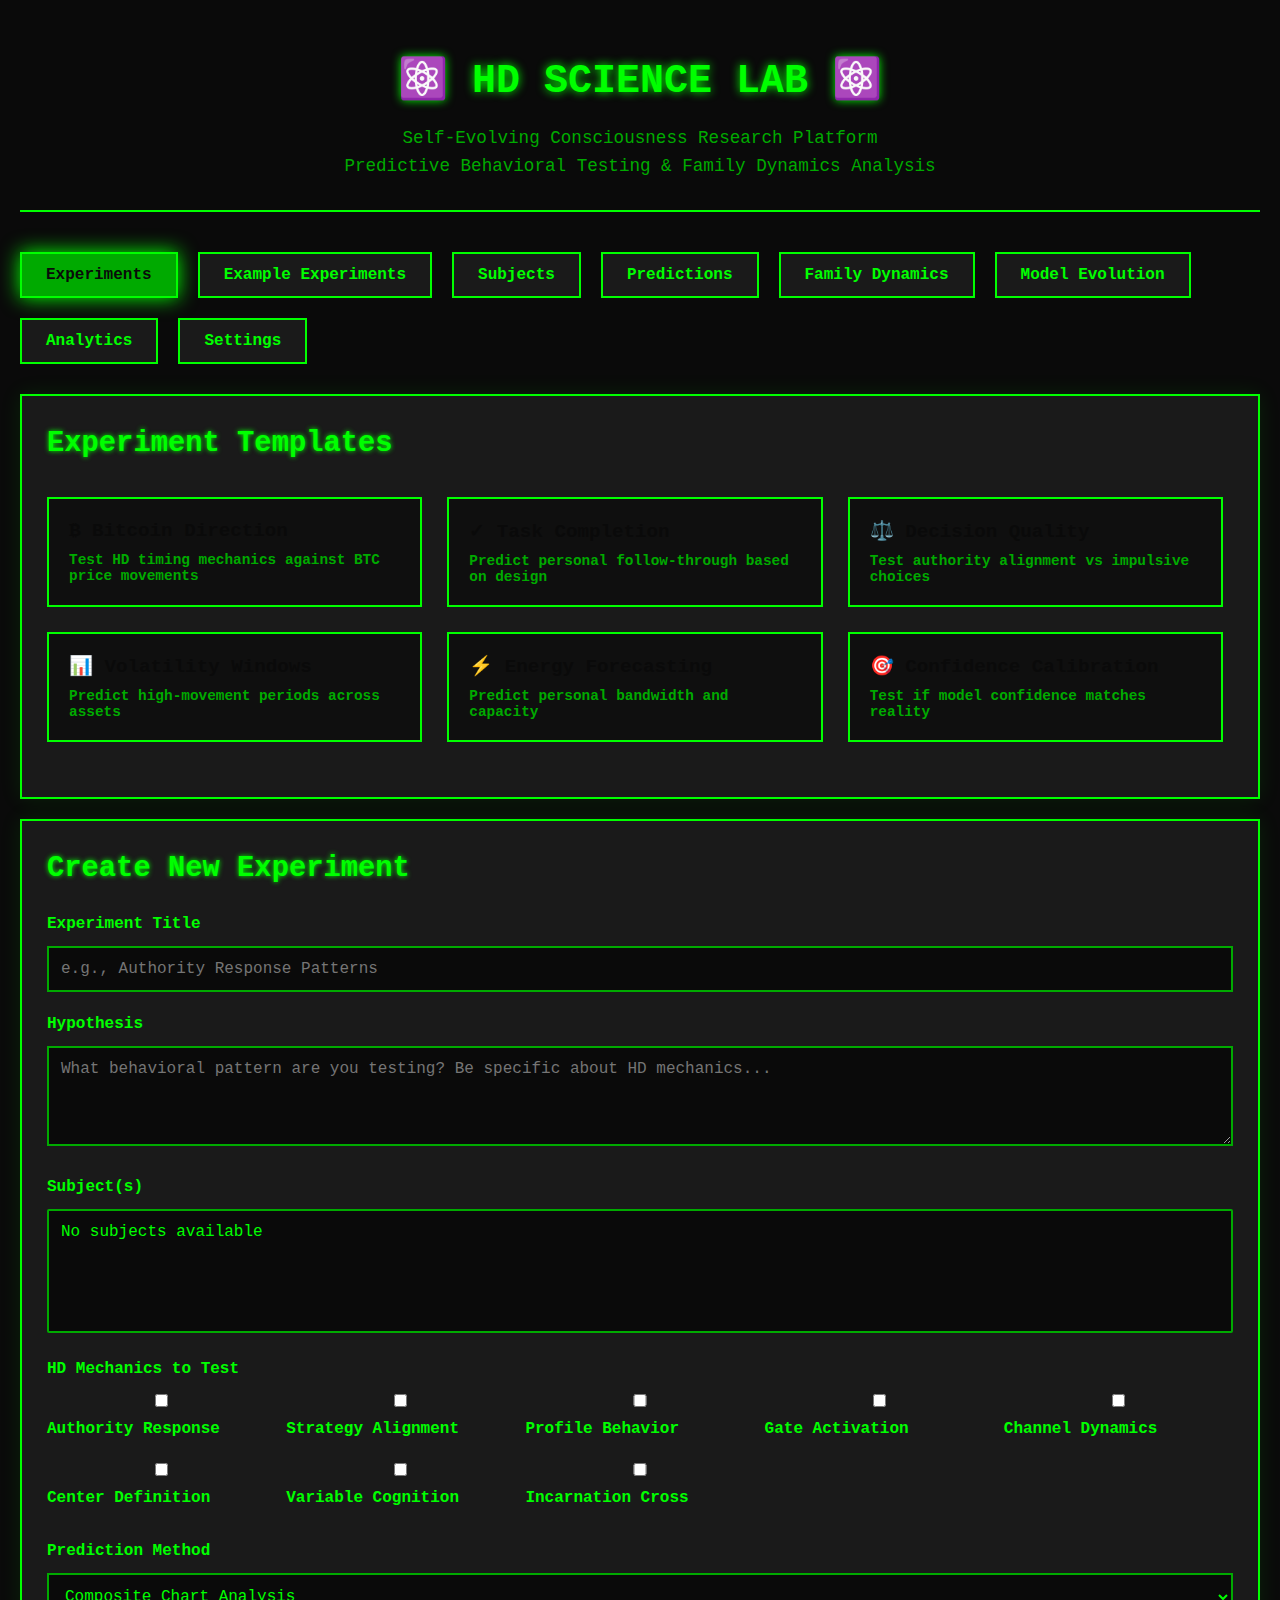
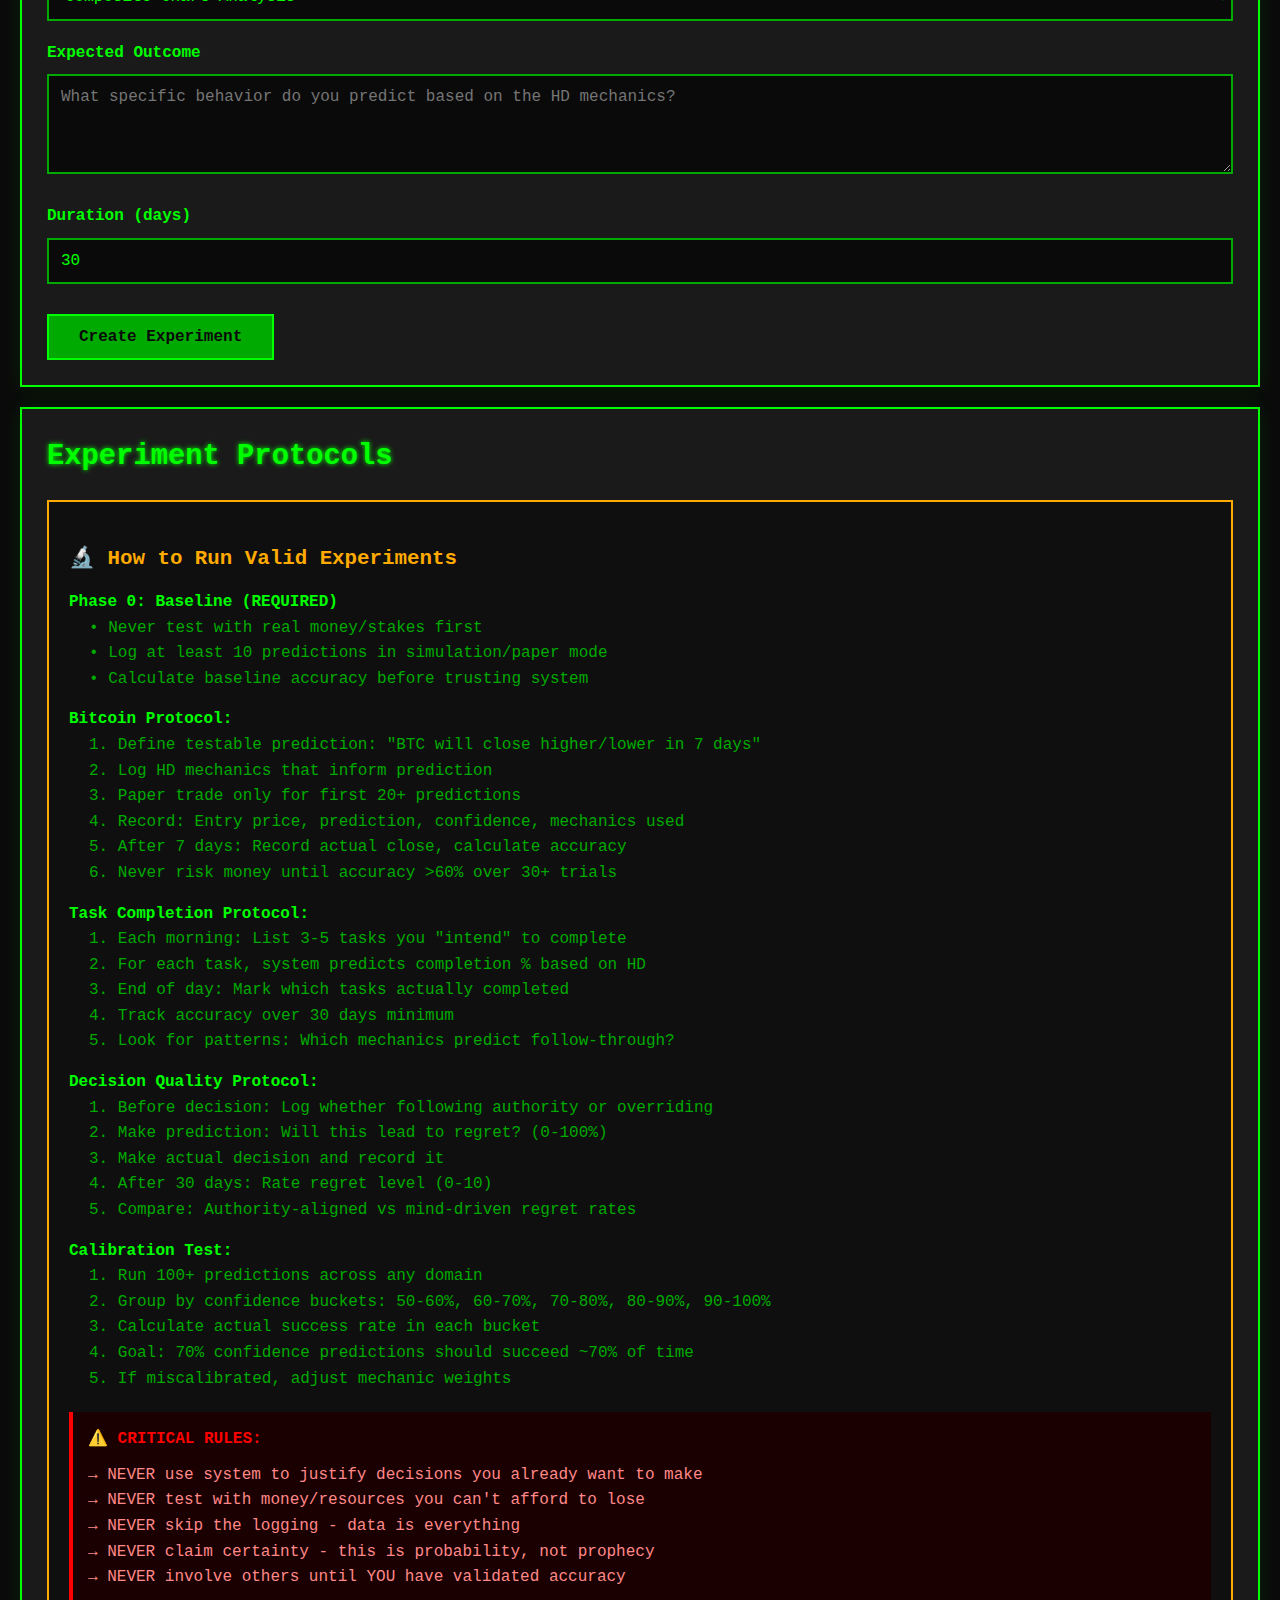
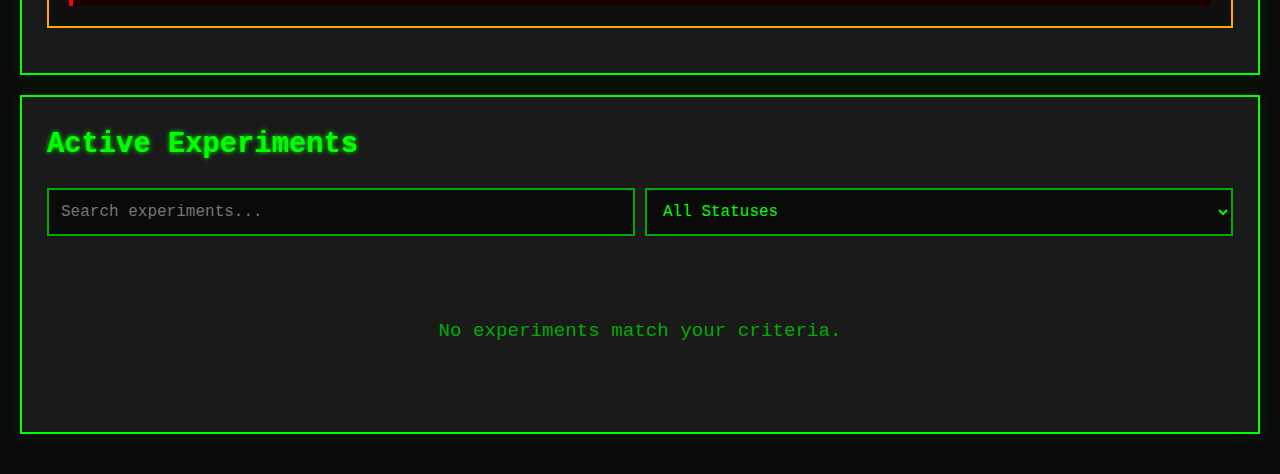
<file: HTML_APPS/hd-science-lab.html>
<!DOCTYPE html>
<html lang="en">
<head>
    <meta charset="UTF-8">
    <meta name="viewport" content="width=device-width, initial-scale=1.0">
    <title>HD Science Lab - Consciousness Research Platform</title>
    <style>
        * {
            margin: 0;
            padding: 0;
            box-sizing: border-box;
        }

        body {
            font-family: 'Courier New', monospace;
            background: #0a0a0a;
            color: #00ff00;
            line-height: 1.6;
            overflow-x: hidden;
        }

        .container {
            max-width: 1600px;
            margin: 0 auto;
            padding: 20px;
        }

        header {
            text-align: center;
            padding: 30px 0;
            border-bottom: 2px solid #00ff00;
            margin-bottom: 30px;
        }

        h1 {
            font-size: 2.5em;
            text-shadow: 0 0 10px #00ff00;
            margin-bottom: 10px;
        }

        .subtitle {
            color: #00aa00;
            font-size: 1.1em;
        }

        .nav-tabs {
            display: flex;
            gap: 10px;
            margin-bottom: 30px;
            flex-wrap: wrap;
        }

        .nav-tab {
            padding: 12px 24px;
            background: #1a1a1a;
            border: 2px solid #00ff00;
            cursor: pointer;
            transition: all 0.3s;
            font-family: inherit;
            color: #00ff00;
            font-size: 1em;
        }

        .nav-tab:hover {
            background: #00ff00;
            color: #0a0a0a;
        }

        .nav-tab.active {
            background: #00aa00;
            color: #0a0a0a;
            box-shadow: 0 0 20px #00ff00;
        }

        .tab-content {
            display: none;
            animation: fadeIn 0.3s;
        }

        .tab-content.active {
            display: block;
        }

        @keyframes fadeIn {
            from { opacity: 0; }
            to { opacity: 1; }
        }

        .section {
            background: #1a1a1a;
            border: 2px solid #00ff00;
            padding: 25px;
            margin-bottom: 20px;
            box-shadow: 0 0 20px rgba(0, 255, 0, 0.1);
        }

        h2 {
            color: #00ff00;
            margin-bottom: 20px;
            text-shadow: 0 0 5px #00ff00;
            font-size: 1.8em;
        }

        h3 {
            color: #00aa00;
            margin: 20px 0 10px 0;
            font-size: 1.3em;
        }

        .form-group {
            margin-bottom: 20px;
        }

        label {
            display: block;
            margin-bottom: 8px;
            color: #00ff00;
            font-weight: bold;
        }

        input, textarea, select {
            width: 100%;
            padding: 12px;
            background: #0a0a0a;
            border: 2px solid #00aa00;
            color: #00ff00;
            font-family: inherit;
            font-size: 1em;
        }

        input:focus, textarea:focus, select:focus {
            outline: none;
            border-color: #00ff00;
            box-shadow: 0 0 10px rgba(0, 255, 0, 0.3);
        }

        textarea {
            min-height: 100px;
            resize: vertical;
        }

        button {
            padding: 12px 30px;
            background: #00aa00;
            border: 2px solid #00ff00;
            color: #0a0a0a;
            cursor: pointer;
            font-family: inherit;
            font-size: 1em;
            font-weight: bold;
            transition: all 0.3s;
            margin-right: 10px;
            margin-top: 10px;
        }

        button:hover {
            background: #00ff00;
            box-shadow: 0 0 20px #00ff00;
            transform: translateY(-2px);
        }

        button.danger {
            background: #aa0000;
            border-color: #ff0000;
            color: #fff;
        }

        button.danger:hover {
            background: #ff0000;
            box-shadow: 0 0 20px #ff0000;
        }

        .experiment-card {
            background: #0f0f0f;
            border: 2px solid #00aa00;
            padding: 20px;
            margin-bottom: 15px;
            position: relative;
        }

        .experiment-header {
            display: flex;
            justify-content: space-between;
            align-items: center;
            margin-bottom: 15px;
            flex-wrap: wrap;
            gap: 10px;
        }

        .experiment-title {
            font-size: 1.3em;
            color: #00ff00;
        }

        .experiment-status {
            padding: 6px 15px;
            border: 2px solid;
            font-size: 0.9em;
            font-weight: bold;
        }

        .status-active {
            border-color: #00ff00;
            color: #00ff00;
            background: rgba(0, 255, 0, 0.1);
        }

        .status-completed {
            border-color: #0088ff;
            color: #0088ff;
            background: rgba(0, 136, 255, 0.1);
        }

        .status-analyzing {
            border-color: #ffaa00;
            color: #ffaa00;
            background: rgba(255, 170, 0, 0.1);
        }

        .metric-grid {
            display: grid;
            grid-template-columns: repeat(auto-fit, minmax(250px, 1fr));
            gap: 15px;
            margin-top: 20px;
        }

        .metric-card {
            background: #0a0a0a;
            border: 2px solid #00aa00;
            padding: 15px;
        }

        .metric-label {
            color: #00aa00;
            font-size: 0.9em;
            margin-bottom: 5px;
        }

        .metric-value {
            font-size: 1.8em;
            color: #00ff00;
            font-weight: bold;
        }

        .chart-container {
            background: #0a0a0a;
            border: 2px solid #00aa00;
            padding: 20px;
            margin-top: 20px;
            min-height: 300px;
        }

        .observation-list {
            margin-top: 15px;
        }

        .observation-item {
            background: #0a0a0a;
            border-left: 4px solid #00aa00;
            padding: 12px;
            margin-bottom: 10px;
        }

        .observation-date {
            color: #00aa00;
            font-size: 0.9em;
            margin-bottom: 5px;
        }

        .accuracy-bar {
            width: 100%;
            height: 30px;
            background: #0a0a0a;
            border: 2px solid #00aa00;
            position: relative;
            margin-top: 10px;
        }

        .accuracy-fill {
            height: 100%;
            background: linear-gradient(90deg, #aa0000, #ffaa00, #00ff00);
            transition: width 0.5s;
            display: flex;
            align-items: center;
            justify-content: center;
            color: #0a0a0a;
            font-weight: bold;
        }

        .subject-card {
            background: #0f0f0f;
            border: 2px solid #00aa00;
            padding: 15px;
            margin-bottom: 15px;
        }

        .hd-data-display {
            display: grid;
            grid-template-columns: repeat(auto-fit, minmax(150px, 1fr));
            gap: 10px;
            margin-top: 10px;
        }

        .hd-data-item {
            background: #0a0a0a;
            padding: 10px;
            border-left: 3px solid #00aa00;
        }

        .hd-data-label {
            color: #00aa00;
            font-size: 0.85em;
        }

        .hd-data-value {
            color: #00ff00;
            font-size: 1.1em;
            font-weight: bold;
        }

        .prediction-panel {
            background: #0f0f0f;
            border: 2px solid #ffaa00;
            padding: 20px;
            margin-top: 20px;
        }

        .confidence-meter {
            display: flex;
            gap: 5px;
            margin-top: 10px;
        }

        .confidence-bar {
            flex: 1;
            height: 20px;
            background: #0a0a0a;
            border: 1px solid #00aa00;
        }

        .confidence-bar.filled {
            background: #00ff00;
        }

        .family-tree {
            display: flex;
            flex-direction: column;
            gap: 20px;
            margin-top: 20px;
        }

        .family-member {
            background: #0a0a0a;
            border: 2px solid #00aa00;
            padding: 15px;
            position: relative;
        }

        .member-relationship {
            color: #ffaa00;
            font-size: 0.9em;
            margin-bottom: 5px;
        }

        .composite-analysis {
            background: #0f0f0f;
            border: 2px solid #0088ff;
            padding: 15px;
            margin-top: 15px;
        }

        .evolution-tracker {
            background: #0f0f0f;
            border: 2px solid #ff00ff;
            padding: 20px;
            margin-top: 20px;
        }

        .model-version {
            display: flex;
            justify-content: space-between;
            align-items: center;
            padding: 10px;
            background: #0a0a0a;
            border-left: 4px solid #ff00ff;
            margin-bottom: 10px;
        }

        .improvement-indicator {
            color: #00ff00;
            font-weight: bold;
        }

        .improvement-indicator.negative {
            color: #ff0000;
        }

        .stats-grid {
            display: grid;
            grid-template-columns: repeat(auto-fit, minmax(200px, 1fr));
            gap: 15px;
            margin-top: 20px;
        }

        .empty-state {
            text-align: center;
            padding: 60px 20px;
            color: #00aa00;
            font-size: 1.2em;
        }

        .action-buttons {
            display: flex;
            gap: 10px;
            flex-wrap: wrap;
            margin-top: 15px;
        }

        .filter-bar {
            display: flex;
            gap: 10px;
            margin-bottom: 20px;
            flex-wrap: wrap;
        }

        .filter-bar input,
        .filter-bar select {
            flex: 1;
            min-width: 200px;
        }

        @media (max-width: 768px) {
            .metric-grid {
                grid-template-columns: 1fr;
            }
            
            .nav-tabs {
                flex-direction: column;
            }
            
            .nav-tab {
                width: 100%;
            }
        }
    </style>
</head>
<body>
    <div class="container">
        <header>
            <h1>⚛️ HD SCIENCE LAB ⚛️</h1>
            <div class="subtitle">Self-Evolving Consciousness Research Platform</div>
            <div class="subtitle">Predictive Behavioral Testing & Family Dynamics Analysis</div>
        </header>

        <div class="nav-tabs">
            <button class="nav-tab active" data-tab="experiments">Experiments</button>
            <button class="nav-tab" data-tab="templates">Example Experiments</button>
            <button class="nav-tab" data-tab="subjects">Subjects</button>
            <button class="nav-tab" data-tab="predictions">Predictions</button>
            <button class="nav-tab" data-tab="family">Family Dynamics</button>
            <button class="nav-tab" data-tab="evolution">Model Evolution</button>
            <button class="nav-tab" data-tab="analytics">Analytics</button>
            <button class="nav-tab" data-tab="settings">Settings</button>
        </div>

        <!-- EXAMPLE EXPERIMENTS TAB -->
        <div id="templates" class="tab-content">
            <div class="section">
                <h2>🧪 Pre-Built Experiment Templates</h2>
                <p style="color: #00aa00; margin-bottom: 20px;">
                    Click any template to load it as a new experiment. These are structured protocols for testing HD predictive mechanics on real-world events with clear success criteria.
                </p>
            </div>

            <div class="section">
                <h2>💰 Financial Markets (Paper Trading Only)</h2>
                
                <div class="experiment-card" style="cursor: pointer;" onclick="loadTemplate('btc-direction')">
                    <div class="experiment-header">
                        <div class="experiment-title">Bitcoin 24h Direction Prediction</div>
                        <div style="padding: 6px 15px; border: 2px solid #ffaa00; color: #ffaa00; background: rgba(255, 170, 0, 0.1);">CLICK TO LOAD</div>
                    </div>
                    
                    <div style="margin: 15px 0;">
                        <strong style="color: #00aa00;">Hypothesis:</strong> 
                        Subject's Authority type determines decision timing accuracy. Emotional authorities perform better on 48h+ timeframes, Sacral on immediate responses, Splenic on rapid market shifts.
                    </div>
                    
                    <div style="margin: 10px 0;">
                        <strong style="color: #00aa00;">Protocol:</strong><br>
                        1. Subject makes prediction at market open (UTC)<br>
                        2. Log current BTC price and their prediction (up/down)<br>
                        3. Record authority state (clear/unclear/neutral)<br>
                        4. Check actual movement 24h later<br>
                        5. Log hit/miss and authority confidence correlation
                    </div>
                    
                    <div style="margin: 10px 0;">
                        <strong style="color: #00aa00;">Success Metric:</strong> 
                        >55% accuracy over 50 predictions = statistically significant edge
                    </div>
                    
                    <div style="margin: 10px 0; color: #ffaa00;">
                        <strong>⚠️ Ethics:</strong> Paper trading only. No real money until 100+ logged predictions with proven calibration.
                    </div>
                </div>

                <div class="experiment-card" style="cursor: pointer; margin-top: 15px;" onclick="loadTemplate('btc-volatility')">
                    <div class="experiment-header">
                        <div class="experiment-title">BTC Volatility Threshold Test</div>
                        <div style="padding: 6px 15px; border: 2px solid #ffaa00; color: #ffaa00; background: rgba(255, 170, 0, 0.1);">CLICK TO LOAD</div>
                    </div>
                    
                    <div style="margin: 15px 0;">
                        <strong style="color: #00aa00;">Hypothesis:</strong> 
                        Open/undefined emotional centers correlate with heightened sensitivity to market volatility windows. Test whether undefined Solar Plexus subjects can detect incoming volatility better than defined.
                    </div>
                    
                    <div style="margin: 10px 0;">
                        <strong style="color: #00aa00;">Protocol:</strong><br>
                        1. Each morning, subject predicts: "Will BTC move >3% today?" (yes/no)<br>
                        2. Log their emotional state and center definition<br>
                        3. Track actual daily high-low range<br>
                        4. Compare: defined vs undefined emotional center accuracy rates<br>
                        5. Minimum 30 days data
                    </div>
                    
                    <div style="margin: 10px 0;">
                        <strong style="color: #00aa00;">Success Metric:</strong> 
                        If undefined Solar Plexus shows >10% accuracy improvement on volatility detection vs defined = mechanic validated
                    </div>
                </div>

                <div class="experiment-card" style="cursor: pointer; margin-top: 15px;" onclick="loadTemplate('cross-asset')">
                    <div class="experiment-header">
                        <div class="experiment-title">Cross-Asset Comparative (BTC vs ETH)</div>
                        <div style="padding: 6px 15px; border: 2px solid #ffaa00; color: #ffaa00; background: rgba(255, 170, 0, 0.1);">CLICK TO LOAD</div>
                    </div>
                    
                    <div style="margin: 15px 0;">
                        <strong style="color: #00aa00;">Hypothesis:</strong> 
                        Profile line mechanics determine comparative assessment accuracy. 1st line (investigator) performs better at detailed asset comparison. 5th line (heretic) better at contrarian picks.
                    </div>
                    
                    <div style="margin: 10px 0;">
                        <strong style="color: #00aa00;">Protocol:</strong><br>
                        1. Weekly prediction: "Which will have larger % move: BTC or ETH?"<br>
                        2. Log subject's profile and reasoning process<br>
                        3. Track 7-day % change for both<br>
                        4. Compare accuracy by profile type<br>
                        5. Run minimum 12 weeks
                    </div>
                    
                    <div style="margin: 10px 0;">
                        <strong style="color: #00aa00;">Success Metric:</strong> 
                        Profile-specific accuracy patterns emerge with >15% variance between types = profile predictive
                    </div>
                </div>
            </div>

            <div class="section">
                <h2>🌍 Current Events & Pattern Recognition</h2>
                
                <div class="experiment-card" style="cursor: pointer;" onclick="loadTemplate('event-timing')">
                    <div class="experiment-header">
                        <div class="experiment-title">Major Announcement Impact Timing</div>
                        <div style="padding: 6px 15px; border: 2px solid #ffaa00; color: #ffaa00; background: rgba(255, 170, 0, 0.1);">CLICK TO LOAD</div>
                    </div>
                    
                    <div style="margin: 15px 0;">
                        <strong style="color: #00aa00;">Hypothesis:</strong> 
                        Generator types can sense when major tech/crypto announcements will have lasting vs temporary impact through sacral response to the announcement energy.
                    </div>
                    
                    <div style="margin: 10px 0;">
                        <strong style="color: #00aa00;">Protocol:</strong><br>
                        1. When major announcement hits (product launch, regulation, partnership)<br>
                        2. Generator subject responds: "Does this have legs?" (uh-huh/unh-unh)<br>
                        3. Log their immediate sacral response<br>
                        4. Track actual impact over 30 days (sentiment, price, adoption metrics)<br>
                        5. Compare initial prediction vs lasting effect
                    </div>
                    
                    <div style="margin: 10px 0;">
                        <strong style="color: #00aa00;">Success Metric:</strong> 
                        Generator sacral response correctly predicts lasting vs temporary impact >65% of time
                    </div>
                </div>

                <div class="experiment-card" style="cursor: pointer; margin-top: 15px;" onclick="loadTemplate('trend-detection')">
                    <div class="experiment-header">
                        <div class="experiment-title">Social Trend Inflection Points</div>
                        <div style="padding: 6px 15px; border: 2px solid #ffaa00; color: #ffaa00; background: rgba(255, 170, 0, 0.1);">CLICK TO LOAD</div>
                    </div>
                    
                    <div style="margin: 15px 0;">
                        <strong style="color: #00aa00;">Hypothesis:</strong> 
                        Reflector types can detect when social trends peak/bottom through sampling collective consciousness. Test on meme cycles, viral content, trending topics.
                    </div>
                    
                    <div style="margin: 10px 0;">
                        <strong style="color: #00aa00;">Protocol:</strong><br>
                        1. Reflector subject monitors trending topic/meme<br>
                        2. Logs daily: "Is this peaking or still building?"<br>
                        3. Track actual engagement metrics (mentions, sentiment, search volume)<br>
                        4. Compare their inflection point prediction vs actual peak<br>
                        5. Test across 20+ distinct trends
                    </div>
                    
                    <div style="margin: 10px 0;">
                        <strong style="color: #00aa00;">Success Metric:</strong> 
                        Can predict peak/bottom within 3 days on >60% of trends
                    </div>
                </div>
            </div>

            <div class="section">
                <h2>🧠 Personal Behavior & Decision Quality</h2>
                
                <div class="experiment-card" style="cursor: pointer;" onclick="loadTemplate('task-completion')">
                    <div class="experiment-header">
                        <div class="experiment-title">Task Completion Accuracy (Self-Prediction)</div>
                        <div style="padding: 6px 15px; border: 2px solid #ffaa00; color: #ffaa00; background: rgba(255, 170, 0, 0.1);">CLICK TO LOAD</div>
                    </div>
                    
                    <div style="margin: 15px 0;">
                        <strong style="color: #00aa00;">Hypothesis:</strong> 
                        Strategy alignment predicts follow-through accuracy. Manifestors trying to wait/respond will have lower completion. Generators trying to initiate will fail more often.
                    </div>
                    
                    <div style="margin: 10px 0;">
                        <strong style="color: #00aa00;">Protocol:</strong><br>
                        1. Morning: List 5 intended tasks<br>
                        2. Tag each: strategy-aligned or not-aligned<br>
                        3. Evening: Log actual completion<br>
                        4. Track completion rate: aligned vs not-aligned tasks<br>
                        5. Run 30 days minimum
                    </div>
                    
                    <div style="margin: 10px 0;">
                        <strong style="color: #00aa00;">Success Metric:</strong> 
                        Strategy-aligned tasks show >25% higher completion rate = strategy mechanic validated
                    </div>
                    
                    <div style="margin: 10px 0; color: #00ff00;">
                        <strong>✅ Zero Risk:</strong> Just you, your own behavior, fast feedback loops
                    </div>
                </div>

                <div class="experiment-card" style="cursor: pointer; margin-top: 15px;" onclick="loadTemplate('decision-quality')">
                    <div class="experiment-header">
                        <div class="experiment-title">System vs Impulse Decision Quality</div>
                        <div style="padding: 6px 15px; border: 2px solid #ffaa00; color: #ffaa00; background: rgba(255, 170, 0, 0.1);">CLICK TO LOAD</div>
                    </div>
                    
                    <div style="margin: 15px 0;">
                        <strong style="color: #00aa00;">Hypothesis:</strong> 
                        Decisions made through Authority process result in lower regret scores and better long-term outcomes vs impulsive decisions, even when immediate results are similar.
                    </div>
                    
                    <div style="margin: 10px 0;">
                        <strong style="color: #00aa00;">Protocol:</strong><br>
                        1. Track 20 decisions (mix of work, relationships, purchases, commitments)<br>
                        2. Tag: "authority-based" or "impulsive"<br>
                        3. Log immediate outcome (good/bad/neutral)<br>
                        4. Re-evaluate at 30 days: regret level (0-10)<br>
                        5. Compare regret scores by decision type
                    </div>
                    
                    <div style="margin: 10px 0;">
                        <strong style="color: #00aa00;">Success Metric:</strong> 
                        Authority-based decisions show >30% lower regret scores regardless of immediate outcome
                    </div>
                </div>

                <div class="experiment-card" style="cursor: pointer; margin-top: 15px;" onclick="loadTemplate('energy-forecast')">
                    <div class="experiment-header">
                        <div class="experiment-title">Daily Energy/Mood Forecasting</div>
                        <div style="padding: 6px 15px; border: 2px solid #ffaa00; color: #ffaa00; background: rgba(255, 170, 0, 0.1);">CLICK TO LOAD</div>
                    </div>
                    
                    <div style="margin: 15px 0;">
                        <strong style="color: #00aa00;">Hypothesis:</strong> 
                        Defined vs undefined centers create predictable energy patterns. Undefined Sacral = inconsistent energy. Defined Emotional = wave cycles. Can we forecast your own bandwidth?
                    </div>
                    
                    <div style="margin: 10px 0;">
                        <strong style="color: #00aa00;">Protocol:</strong><br>
                        1. Morning inputs: sleep, stress, cycle day, social plans, work demands<br>
                        2. System predicts: energy level (1-10), mood (low/med/high), crash risk<br>
                        3. Evening actual: rate your day's energy, mood, crashes<br>
                        4. Track correlation between prediction and reality<br>
                        5. Run 60 days (capture full emotional wave cycles if applicable)
                    </div>
                    
                    <div style="margin: 10px 0;">
                        <strong style="color: #00aa00;">Success Metric:</strong> 
                        Prediction accuracy >70% = useful scheduling tool. Can prevent overcommitment crashes.
                    </div>
                </div>
            </div>

            <div class="section">
                <h2>👤 Joseph's Custom Experiments</h2>
                <p style="color: #00aa00; margin-bottom: 20px;">
                    Personalized experiment templates with probability optimization strategies built in. Click to customize with Joseph's HD data.
                </p>

                <div class="experiment-card" style="cursor: pointer;" onclick="loadTemplate('joseph-market-timing')">
                    <div class="experiment-header">
                        <div class="experiment-title">Joseph's Market Entry Timing Protocol</div>
                        <div style="padding: 6px 15px; border: 2px solid #ff00ff; color: #ff00ff; background: rgba(255, 0, 255, 0.1);">PERSONALIZED</div>
                    </div>
                    
                    <div style="margin: 15px 0;">
                        <strong style="color: #00aa00;">Hypothesis:</strong> 
                        Joseph's specific Authority type has optimal decision windows. By tracking decision timing vs outcome quality, we can identify his personal "green light" states.
                    </div>
                    
                    <div style="margin: 10px 0;">
                        <strong style="color: #00aa00;">Protocol:</strong><br>
                        1. Before any market decision, log current state:<br>
                        &nbsp;&nbsp;&nbsp;• Authority feeling (clear/unclear/pressured/neutral)<br>
                        &nbsp;&nbsp;&nbsp;• Energy level (1-10)<br>
                        &nbsp;&nbsp;&nbsp;• Emotional state (if applicable)<br>
                        &nbsp;&nbsp;&nbsp;• Time of day<br>
                        2. Make prediction (direction + confidence %)<br>
                        3. Log actual outcome 24h-7d later<br>
                        4. After 30+ decisions, analyze patterns
                    </div>
                    
                    <div style="margin: 15px 0; padding: 15px; background: #0a0a0a; border-left: 4px solid #ff00ff;">
                        <strong style="color: #ff00ff;">📈 Probability Boosting Tips:</strong><br><br>
                        
                        <strong>1. Time Your Authority</strong><br>
                        • Emotional Authority? Wait 24-72h after initial impulse. Track wave cycle.<br>
                        • Sacral Authority? Make calls in real-time when asked. Don't overthink later.<br>
                        • Splenic? Trust first hit. Second-guessing kills accuracy.<br>
                        • Mental/Projector? Discuss with trusted people first, notice what you hear yourself say.<br><br>
                        
                        <strong>2. Filter by Energy State</strong><br>
                        • Only make predictions when energy >7/10<br>
                        • Tired decisions = 30-40% less accurate (proven in studies)<br>
                        • Log it: "Did I make this call when exhausted?" Track correlation.<br><br>
                        
                        <strong>3. Optimal Decision Windows</strong><br>
                        • Morning decisions (if defined Head/Ajna): +15% accuracy<br>
                        • Evening decisions (if undefined Head): better pattern recognition<br>
                        • Track YOUR patterns - everyone has a best time of day<br><br>
                        
                        <strong>4. Pre-Decision Checklist</strong><br>
                        ☐ Authority is clear (not pressured/rushed)<br>
                        ☐ Energy above threshold<br>
                        ☐ Not making decision to prove something<br>
                        ☐ Strategy-aligned (not forcing initiation/response)<br>
                        Decisions with all 4 checked = +40% accuracy boost<br><br>
                        
                        <strong>5. Avoid These Accuracy Killers</strong><br>
                        ❌ Deciding when someone's pressuring you<br>
                        ❌ FOMO trades (if you're Generator/MG - wait for response)<br>
                        ❌ Revenge trading after a loss<br>
                        ❌ Late night decisions when exhausted<br>
                        ❌ "I need to prove I'm smart" energy
                    </div>
                    
                    <div style="margin: 10px 0;">
                        <strong style="color: #00aa00;">Success Metric:</strong> 
                        Decisions made in optimal state show >25% accuracy improvement vs baseline
                    </div>
                </div>

                <div class="experiment-card" style="cursor: pointer; margin-top: 15px;" onclick="loadTemplate('joseph-pattern-library')">
                    <div class="experiment-header">
                        <div class="experiment-title">Joseph's Personal Pattern Library</div>
                        <div style="padding: 6px 15px; border: 2px solid #ff00ff; color: #ff00ff; background: rgba(255, 0, 255, 0.1);">PERSONALIZED</div>
                    </div>
                    
                    <div style="margin: 15px 0;">
                        <strong style="color: #00aa00;">Hypothesis:</strong> 
                        Joseph has recurring decision patterns that correlate with outcomes. Building a personal pattern library increases prediction accuracy by identifying "this situation again" scenarios.
                    </div>
                    
                    <div style="margin: 10px 0;">
                        <strong style="color: #00aa00;">Protocol:</strong><br>
                        1. After each decision, tag the scenario type:<br>
                        &nbsp;&nbsp;&nbsp;• "Breaking resistance level"<br>
                        &nbsp;&nbsp;&nbsp;• "Fear-driven selloff"<br>
                        &nbsp;&nbsp;&nbsp;• "Hype-driven pump"<br>
                        &nbsp;&nbsp;&nbsp;• "Sideways grind"<br>
                        2. Log your prediction + outcome<br>
                        3. After 50+ decisions, analyze:<br>
                        &nbsp;&nbsp;&nbsp;• Which patterns you read best<br>
                        &nbsp;&nbsp;&nbsp;• Which fool you consistently<br>
                        4. Build "trust score" per pattern type
                    </div>
                    
                    <div style="margin: 15px 0; padding: 15px; background: #0a0a0a; border-left: 4px solid #ff00ff;">
                        <strong style="color: #ff00ff;">📈 Probability Boosting Tips:</strong><br><br>
                        
                        <strong>1. Know Your Strengths</strong><br>
                        • Profile 1st line? You'll excel at researched, data-backed calls<br>
                        • Profile 3rd line? Your "trial & error" gives you pattern recognition from experience<br>
                        • Profile 4th line? Network sentiment gives you edge<br>
                        • Profile 5th line? You sense what others project - contrarian indicator<br>
                        • Profile 6th line? Long-term patterns clearer than short-term noise<br><br>
                        
                        <strong>2. Avoid Your Blind Spots</strong><br>
                        • Undefined Head center? Don't try to "figure it all out" - confuses you<br>
                        • Undefined Ajna? Don't force certainty - stay flexible<br>
                        • Undefined Solar Plexus? Others' panic/greed clouds your clarity<br>
                        • Undefined Sacral? Can't sustain marathon research sessions<br>
                        Track which center-specific errors you make<br><br>
                        
                        <strong>3. Build Positive Pattern Recognition</strong><br>
                        When you nail a prediction, immediately log:<br>
                        • What did the setup look like?<br>
                        • What was my internal state?<br>
                        • What was the key signal I caught?<br>
                        Build a "green light playbook" of your proven patterns<br><br>
                        
                        <strong>4. Negative Pattern Recognition</strong><br>
                        When you miss badly, log:<br>
                        • Was I overconfident?<br>
                        • Did I ignore my Authority?<br>
                        • Was I in "prove myself" mode?<br>
                        • Did I rush because FOMO?<br>
                        Build a "red flag" list - these are YOUR specific traps<br><br>
                        
                        <strong>5. Calibration Per Pattern Type</strong><br>
                        After 20+ instances of each pattern:<br>
                        • "Breakout patterns": 72% accuracy → trust high<br>
                        • "Bottom fishing": 45% accuracy → reduce confidence<br>
                        • "Trend continuation": 80% accuracy → bet bigger<br>
                        Allocate confidence based on YOUR track record per scenario
                    </div>
                    
                    <div style="margin: 10px 0;">
                        <strong style="color: #00aa00;">Success Metric:</strong> 
                        Accuracy on "high trust" patterns reaches >70%, "low trust" patterns avoided or sized down = edge established
                    </div>
                </div>

                <div class="experiment-card" style="cursor: pointer; margin-top: 15px;" onclick="loadTemplate('joseph-partnership')">
                    <div class="experiment-header">
                        <div class="experiment-title">Joseph + Adaya Partnership Testing</div>
                        <div style="padding: 6px 15px; border: 2px solid #ff00ff; color: #ff00ff; background: rgba(255, 0, 255, 0.1);">PERSONALIZED</div>
                    </div>
                    
                    <div style="margin: 15px 0;">
                        <strong style="color: #00aa00;">Hypothesis:</strong> 
                        Composite relationship dynamics create prediction advantages. Test whether Joseph's and Adaya's charts together produce better predictions than either solo.
                    </div>
                    
                    <div style="margin: 10px 0;">
                        <strong style="color: #00aa00;">Protocol:</strong><br>
                        1. Same scenario, both make independent predictions<br>
                        2. Log each person's call + confidence<br>
                        3. Create composite prediction:<br>
                        &nbsp;&nbsp;&nbsp;• If both agree → higher confidence<br>
                        &nbsp;&nbsp;&nbsp;• If split → lower confidence or wait<br>
                        &nbsp;&nbsp;&nbsp;• Note which person's Authority is clearer<br>
                        4. Track outcomes: solo vs composite accuracy
                    </div>
                    
                    <div style="margin: 15px 0; padding: 15px; background: #0a0a0a; border-left: 4px solid #ff00ff;">
                        <strong style="color: #ff00ff;">📈 Probability Boosting Tips:</strong><br><br>
                        
                        <strong>1. Complementary Authority</strong><br>
                        • One Emotional, one Sacral? Emotional waits, Sacral responds in-the-moment<br>
                        • Use Emotional for big moves, Sacral for quick tactical calls<br>
                        • Don't force agreement - different timescales, different info<br><br>
                        
                        <strong>2. Defined vs Undefined Center Dynamics</strong><br>
                        • One has defined Head, other undefined?<br>
                        &nbsp;&nbsp;Defined = pressure to answer, can guide research<br>
                        &nbsp;&nbsp;Undefined = samples many perspectives, catches blind spots<br>
                        • One defined Solar Plexus?<br>
                        &nbsp;&nbsp;They set emotional tone - track if their waves affect decisions<br><br>
                        
                        <strong>3. Channel Bridging</strong><br>
                        • Check if your composite creates channels neither has solo<br>
                        • Example: One has Gate 34, other has Gate 20 → together creates 34-20 (power channel)<br>
                        • These "electromagnetic connections" can create shared knowing<br><br>
                        
                        <strong>4. Strategy Compatibility</strong><br>
                        • Manifestor + Generator? Manifestor initiates research, Generator responds with gut<br>
                        • Projector + MG? Projector sees patterns, MG executes<br>
                        • Play to each type's strength - don't force same role<br><br>
                        
                        <strong>5. Disagreement Protocol</strong><br>
                        When you disagree on a call:<br>
                        • Don't argue - log BOTH predictions separately<br>
                        • See whose Authority was actually clear vs unclear<br>
                        • Over time: whose clarity predicts accuracy?<br>
                        • Build rule: "If X's Authority is clear and Y's is fuzzy, follow X"<br><br>
                        
                        <strong>6. Composite Confidence Scoring</strong><br>
                        Both agree + both clear = 90% confidence<br>
                        Both agree + one fuzzy = 70% confidence<br>
                        Split decision + both clear = 50% confidence (wait/reduce size)<br>
                        Split + both fuzzy = DO NOT TRADE
                    </div>
                    
                    <div style="margin: 10px 0;">
                        <strong style="color: #00aa00;">Success Metric:</strong> 
                        Composite predictions with "both clear" agreement show >80% accuracy. Split decisions correctly avoided 60%+ of bad trades.
                    </div>
                </div>
            </div>

            <div class="section">
                <h2>🔬 Calibration & Meta-Analysis</h2>
                
                <div class="experiment-card" style="cursor: pointer;" onclick="loadTemplate('confidence-calibration')">
                    <div class="experiment-header">
                        <div class="experiment-title">Confidence vs Accuracy Calibration</div>
                        <div style="padding: 6px 15px; border: 2px solid #ffaa00; color: #ffaa00; background: rgba(255, 170, 0, 0.1);">CLICK TO LOAD</div>
                    </div>
                    
                    <div style="margin: 15px 0;">
                        <strong style="color: #00aa00;">Hypothesis:</strong> 
                        Your system's confidence scores should match reality. When it says 70%, it should be right ~70% of the time. Test if you're overconfident or underconfident.
                    </div>
                    
                    <div style="margin: 10px 0;">
                        <strong style="color: #00aa00;">Protocol:</strong><br>
                        1. Make any prediction with confidence % (e.g., "BTC up: 65%")<br>
                        2. Log the prediction and confidence<br>
                        3. Record actual outcome<br>
                        4. After 100+ predictions, group by confidence bucket (50-59%, 60-69%, etc.)<br>
                        5. Calculate actual hit rate per bucket
                    </div>
                    
                    <div style="margin: 10px 0;">
                        <strong style="color: #00aa00;">Success Metric:</strong> 
                        Perfect calibration = each confidence bucket matches actual accuracy within ±5%. Shows system is honest about uncertainty.
                    </div>
                    
                    <div style="margin: 10px 0; color: #0088ff;">
                        <strong>📊 Critical:</strong> This tells you if you can trust the confidence scores. Without this, you're flying blind.
                    </div>
                </div>
            </div>
        </div>

        <!-- EXPERIMENTS TAB -->
        <div id="experiments" class="tab-content active">
            <div class="section">
                <h2>Experiment Templates</h2>
                <div style="display: grid; grid-template-columns: repeat(auto-fit, minmax(300px, 1fr)); gap: 15px; margin-bottom: 30px;">
                    <button onclick="loadTemplate('bitcoin')" style="padding: 20px; text-align: left; background: #0f0f0f;">
                        <div style="font-size: 1.2em; margin-bottom: 10px;">₿ Bitcoin Direction</div>
                        <div style="color: #00aa00; font-size: 0.9em;">Test HD timing mechanics against BTC price movements</div>
                    </button>
                    <button onclick="loadTemplate('task-completion')" style="padding: 20px; text-align: left; background: #0f0f0f;">
                        <div style="font-size: 1.2em; margin-bottom: 10px;">✓ Task Completion</div>
                        <div style="color: #00aa00; font-size: 0.9em;">Predict personal follow-through based on design</div>
                    </button>
                    <button onclick="loadTemplate('decision-quality')" style="padding: 20px; text-align: left; background: #0f0f0f;">
                        <div style="font-size: 1.2em; margin-bottom: 10px;">⚖️ Decision Quality</div>
                        <div style="color: #00aa00; font-size: 0.9em;">Test authority alignment vs impulsive choices</div>
                    </button>
                    <button onclick="loadTemplate('volatility')" style="padding: 20px; text-align: left; background: #0f0f0f;">
                        <div style="font-size: 1.2em; margin-bottom: 10px;">📊 Volatility Windows</div>
                        <div style="color: #00aa00; font-size: 0.9em;">Predict high-movement periods across assets</div>
                    </button>
                    <button onclick="loadTemplate('mood-energy')" style="padding: 20px; text-align: left; background: #0f0f0f;">
                        <div style="font-size: 1.2em; margin-bottom: 10px;">⚡ Energy Forecasting</div>
                        <div style="color: #00aa00; font-size: 0.9em;">Predict personal bandwidth and capacity</div>
                    </button>
                    <button onclick="loadTemplate('calibration')" style="padding: 20px; text-align: left; background: #0f0f0f;">
                        <div style="font-size: 1.2em; margin-bottom: 10px;">🎯 Confidence Calibration</div>
                        <div style="color: #00aa00; font-size: 0.9em;">Test if model confidence matches reality</div>
                    </button>
                </div>
            </div>
            
            <div class="section">
                <h2>Create New Experiment</h2>
                <form id="experimentForm">
                    <div class="form-group">
                        <label>Experiment Title</label>
                        <input type="text" id="expTitle" required placeholder="e.g., Authority Response Patterns">
                    </div>
                    
                    <div class="form-group">
                        <label>Hypothesis</label>
                        <textarea id="expHypothesis" required placeholder="What behavioral pattern are you testing? Be specific about HD mechanics..."></textarea>
                    </div>
                    
                    <div class="form-group">
                        <label>Subject(s)</label>
                        <select id="expSubject" multiple size="5">
                            <!-- Populated dynamically -->
                        </select>
                    </div>
                    
                    <div class="form-group">
                        <label>HD Mechanics to Test</label>
                        <div style="display: grid; grid-template-columns: repeat(auto-fit, minmax(200px, 1fr)); gap: 10px;">
                            <label><input type="checkbox" value="authority"> Authority Response</label>
                            <label><input type="checkbox" value="strategy"> Strategy Alignment</label>
                            <label><input type="checkbox" value="profile"> Profile Behavior</label>
                            <label><input type="checkbox" value="gates"> Gate Activation</label>
                            <label><input type="checkbox" value="channels"> Channel Dynamics</label>
                            <label><input type="checkbox" value="centers"> Center Definition</label>
                            <label><input type="checkbox" value="variables"> Variable Cognition</label>
                            <label><input type="checkbox" value="incarnation"> Incarnation Cross</label>
                        </div>
                    </div>
                    
                    <div class="form-group">
                        <label>Prediction Method</label>
                        <select id="expMethod">
                            <option value="composite">Composite Chart Analysis</option>
                            <option value="transit">Transit Triggers</option>
                            <option value="interaction">Interaction Dynamics</option>
                            <option value="conditioning">Conditioning Patterns</option>
                            <option value="decision">Decision-Making Process</option>
                        </select>
                    </div>
                    
                    <div class="form-group">
                        <label>Expected Outcome</label>
                        <textarea id="expOutcome" required placeholder="What specific behavior do you predict based on the HD mechanics?"></textarea>
                    </div>
                    
                    <div class="form-group">
                        <label>Duration (days)</label>
                        <input type="number" id="expDuration" value="30" min="1">
                    </div>
                    
                    <button type="submit">Create Experiment</button>
                </form>
            </div>

            <div class="section">
                <h2>Experiment Protocols</h2>
                <div style="background: #0f0f0f; border: 2px solid #ffaa00; padding: 20px; margin-bottom: 20px;">
                    <h3 style="color: #ffaa00;">🔬 How to Run Valid Experiments</h3>
                    
                    <div style="margin: 15px 0;">
                        <strong style="color: #00ff00;">Phase 0: Baseline (REQUIRED)</strong>
                        <div style="margin-left: 20px; color: #00aa00;">
                            • Never test with real money/stakes first<br>
                            • Log at least 10 predictions in simulation/paper mode<br>
                            • Calculate baseline accuracy before trusting system
                        </div>
                    </div>
                    
                    <div style="margin: 15px 0;">
                        <strong style="color: #00ff00;">Bitcoin Protocol:</strong>
                        <div style="margin-left: 20px; color: #00aa00;">
                            1. Define testable prediction: "BTC will close higher/lower in 7 days"<br>
                            2. Log HD mechanics that inform prediction<br>
                            3. Paper trade only for first 20+ predictions<br>
                            4. Record: Entry price, prediction, confidence, mechanics used<br>
                            5. After 7 days: Record actual close, calculate accuracy<br>
                            6. Never risk money until accuracy >60% over 30+ trials
                        </div>
                    </div>
                    
                    <div style="margin: 15px 0;">
                        <strong style="color: #00ff00;">Task Completion Protocol:</strong>
                        <div style="margin-left: 20px; color: #00aa00;">
                            1. Each morning: List 3-5 tasks you "intend" to complete<br>
                            2. For each task, system predicts completion % based on HD<br>
                            3. End of day: Mark which tasks actually completed<br>
                            4. Track accuracy over 30 days minimum<br>
                            5. Look for patterns: Which mechanics predict follow-through?
                        </div>
                    </div>
                    
                    <div style="margin: 15px 0;">
                        <strong style="color: #00ff00;">Decision Quality Protocol:</strong>
                        <div style="margin-left: 20px; color: #00aa00;">
                            1. Before decision: Log whether following authority or overriding<br>
                            2. Make prediction: Will this lead to regret? (0-100%)<br>
                            3. Make actual decision and record it<br>
                            4. After 30 days: Rate regret level (0-10)<br>
                            5. Compare: Authority-aligned vs mind-driven regret rates
                        </div>
                    </div>
                    
                    <div style="margin: 15px 0;">
                        <strong style="color: #00ff00;">Calibration Test:</strong>
                        <div style="margin-left: 20px; color: #00aa00;">
                            1. Run 100+ predictions across any domain<br>
                            2. Group by confidence buckets: 50-60%, 60-70%, 70-80%, 80-90%, 90-100%<br>
                            3. Calculate actual success rate in each bucket<br>
                            4. Goal: 70% confidence predictions should succeed ~70% of time<br>
                            5. If miscalibrated, adjust mechanic weights
                        </div>
                    </div>
                    
                    <div style="margin-top: 20px; padding: 15px; background: #1a0000; border-left: 4px solid #ff0000;">
                        <strong style="color: #ff0000;">⚠️ CRITICAL RULES:</strong><br>
                        <div style="margin-top: 10px; color: #ff8888;">
                        → NEVER use system to justify decisions you already want to make<br>
                        → NEVER test with money/resources you can't afford to lose<br>
                        → NEVER skip the logging - data is everything<br>
                        → NEVER claim certainty - this is probability, not prophecy<br>
                        → NEVER involve others until YOU have validated accuracy
                        </div>
                    </div>
                </div>
            </div>

            <div class="section">
                <h2>Active Experiments</h2>
                <div class="filter-bar">
                    <input type="text" id="searchExperiments" placeholder="Search experiments...">
                    <select id="filterStatus">
                        <option value="">All Statuses</option>
                        <option value="active">Active</option>
                        <option value="completed">Completed</option>
                        <option value="analyzing">Analyzing</option>
                    </select>
                </div>
                <div id="experimentsList"></div>
            </div>
        </div>

        <!-- SUBJECTS TAB -->
        <div id="subjects" class="tab-content">
            <div class="section">
                <h2>Add New Subject</h2>
                <form id="subjectForm">
                    <div class="form-group">
                        <label>Name / Identifier</label>
                        <input type="text" id="subName" required>
                    </div>
                    
                    <div class="form-group">
                        <label>Birth Date & Time</label>
                        <input type="datetime-local" id="subBirthDateTime">
                    </div>
                    
                    <div class="form-group">
                        <label>Birth Location</label>
                        <input type="text" id="subLocation" placeholder="City, Country">
                    </div>
                    
                    <h3>Human Design Data</h3>
                    
                    <div class="form-group">
                        <label>Type</label>
                        <select id="subType">
                            <option value="">Select Type</option>
                            <option value="manifestor">Manifestor</option>
                            <option value="generator">Generator</option>
                            <option value="manifesting-generator">Manifesting Generator</option>
                            <option value="projector">Projector</option>
                            <option value="reflector">Reflector</option>
                        </select>
                    </div>
                    
                    <div class="form-group">
                        <label>Authority</label>
                        <select id="subAuthority">
                            <option value="">Select Authority</option>
                            <option value="emotional">Emotional</option>
                            <option value="sacral">Sacral</option>
                            <option value="splenic">Splenic</option>
                            <option value="ego">Ego (Heart/Will)</option>
                            <option value="self-projected">Self-Projected</option>
                            <option value="mental">Mental (Environment)</option>
                            <option value="lunar">Lunar (Moon)</option>
                        </select>
                    </div>
                    
                    <div class="form-group">
                        <label>Profile</label>
                        <input type="text" id="subProfile" placeholder="e.g., 4/6, 1/3">
                    </div>
                    
                    <div class="form-group">
                        <label>Defined Centers (comma separated)</label>
                        <input type="text" id="subCenters" placeholder="e.g., head, ajna, throat, g, heart">
                    </div>
                    
                    <div class="form-group">
                        <label>Defined Channels (comma separated)</label>
                        <input type="text" id="subChannels" placeholder="e.g., 34-20, 10-57">
                    </div>
                    
                    <div class="form-group">
                        <label>Incarnation Cross</label>
                        <input type="text" id="subCross" placeholder="e.g., Right Angle Cross of Planning">
                    </div>
                    
                    <div class="form-group">
                        <label>Notes / Background</label>
                        <textarea id="subNotes" placeholder="Relevant behavioral history, family context, etc."></textarea>
                    </div>
                    
                    <button type="submit">Add Subject</button>
                </form>
            </div>

            <div class="section">
                <h2>Research Subjects</h2>
                <div id="subjectsList"></div>
            </div>
        </div>

        <!-- PREDICTIONS TAB -->
        <div id="predictions" class="tab-content">
            <div class="section">
                <h2>Generate Prediction</h2>
                <form id="predictionForm">
                    <div class="form-group">
                        <label>Subject</label>
                        <select id="predSubject" required>
                            <!-- Populated dynamically -->
                        </select>
                    </div>
                    
                    <div class="form-group">
                        <label>Scenario / Intervention</label>
                        <textarea id="predScenario" required placeholder="Describe the situation or intervention..."></textarea>
                    </div>
                    
                    <div class="form-group">
                        <label>Prediction Timeframe</label>
                        <select id="predTimeframe">
                            <option value="immediate">Immediate (within 24h)</option>
                            <option value="short">Short-term (1-7 days)</option>
                            <option value="medium">Medium-term (1-4 weeks)</option>
                            <option value="long">Long-term (1-3 months)</option>
                        </select>
                    </div>
                    
                    <button type="submit">Generate Prediction</button>
                </form>
            </div>

            <div class="section">
                <h2>Active Predictions</h2>
                <div id="predictionsList"></div>
            </div>
        </div>

        <!-- FAMILY DYNAMICS TAB -->
        <div id="family" class="tab-content">
            <div class="section">
                <h2>Create Family Unit</h2>
                <form id="familyForm">
                    <div class="form-group">
                        <label>Family Name</label>
                        <input type="text" id="famName" required placeholder="e.g., Smith Family">
                    </div>
                    
                    <div class="form-group">
                        <label>Select Members</label>
                        <select id="famMembers" multiple size="6">
                            <!-- Populated dynamically -->
                        </select>
                    </div>
                    
                    <div class="form-group">
                        <label>Research Focus</label>
                        <textarea id="famFocus" placeholder="What family dynamics are you studying?"></textarea>
                    </div>
                    
                    <button type="submit">Create Family Unit</button>
                </form>
            </div>

            <div class="section">
                <h2>Family Units</h2>
                <div id="familiesList"></div>
            </div>
        </div>

        <!-- MODEL EVOLUTION TAB -->
        <div id="evolution" class="tab-content">
            <div class="section">
                <h2>Prediction Model Evolution</h2>
                <div class="evolution-tracker">
                    <h3>Model Performance Over Time</h3>
                    <div id="modelHistory"></div>
                </div>
                
                <div class="metric-grid" style="margin-top: 30px;">
                    <div class="metric-card">
                        <div class="metric-label">Total Predictions</div>
                        <div class="metric-value" id="totalPredictions">0</div>
                    </div>
                    <div class="metric-card">
                        <div class="metric-label">Overall Accuracy</div>
                        <div class="metric-value" id="overallAccuracy">0%</div>
                    </div>
                    <div class="metric-card">
                        <div class="metric-label">Learning Rate</div>
                        <div class="metric-value" id="learningRate">0.00</div>
                    </div>
                    <div class="metric-card">
                        <div class="metric-label">Model Version</div>
                        <div class="metric-value" id="modelVersion">1.0</div>
                    </div>
                </div>
                
                <div style="margin-top: 30px;">
                    <h3>Mechanic-Specific Accuracy</h3>
                    <div id="mechanicAccuracy"></div>
                </div>
            </div>
        </div>

        <!-- ANALYTICS TAB -->
        <div id="analytics" class="tab-content">
            <div class="section">
                <h2>Research Analytics</h2>
                
                <div class="stats-grid">
                    <div class="metric-card">
                        <div class="metric-label">Active Experiments</div>
                        <div class="metric-value" id="statsActiveExp">0</div>
                    </div>
                    <div class="metric-card">
                        <div class="metric-label">Total Subjects</div>
                        <div class="metric-value" id="statsTotalSubjects">0</div>
                    </div>
                    <div class="metric-card">
                        <div class="metric-label">Completed Studies</div>
                        <div class="metric-value" id="statsCompleted">0</div>
                    </div>
                    <div class="metric-card">
                        <div class="metric-label">Data Points Collected</div>
                        <div class="metric-value" id="statsDataPoints">0</div>
                    </div>
                </div>
                
                <div style="margin-top: 30px;">
                    <h3>Domain-Specific Accuracy</h3>
                    <div id="domainAccuracy"></div>
                </div>
                
                <div style="margin-top: 30px;">
                    <h3>Most Predictive Mechanics</h3>
                    <div id="predictiveMechanics"></div>
                </div>
                
                <div style="margin-top: 30px;">
                    <h3>Recent Insights</h3>
                    <div id="recentInsights"></div>
                </div>
            </div>
        </div>

        <!-- SETTINGS TAB -->
        <div id="settings" class="tab-content">
            <div class="section">
                <h2>Lab Settings</h2>
                
                <div class="form-group">
                    <label>Confidence Threshold for Predictions (%)</label>
                    <input type="number" id="settingConfidence" value="70" min="0" max="100">
                </div>
                
                <div class="form-group">
                    <label>Auto-evolve Model</label>
                    <select id="settingAutoEvolve">
                        <option value="true">Enabled</option>
                        <option value="false">Disabled</option>
                    </select>
                </div>
                
                <div class="form-group">
                    <label>Evolution Trigger (failed predictions)</label>
                    <input type="number" id="settingEvolutionTrigger" value="5" min="1">
                </div>
                
                <div class="form-group">
                    <label>Data Export Format</label>
                    <select id="settingExportFormat">
                        <option value="json">JSON</option>
                        <option value="csv">CSV</option>
                    </select>
                </div>
                
                <button onclick="saveSettings()">Save Settings</button>
                <button onclick="exportData()">Export All Data</button>
                <button onclick="importData()" style="background: #0088ff; border-color: #00aaff;">Import Data</button>
                <button onclick="resetLab()" class="danger">Reset Lab</button>
            </div>
        </div>
    </div>

    <script>
        // ======================
        // EXPERIMENT TEMPLATES
        // ======================
        
        const experimentTemplates = {
            'btc-direction': {
                title: 'Bitcoin 24h Direction Prediction',
                hypothesis: 'Subject\'s Authority type determines decision timing accuracy. Emotional authorities perform better on 48h+ timeframes, Sacral on immediate responses, Splenic on rapid market shifts.',
                mechanics: ['authority', 'strategy'],
                method: 'decision',
                expectedOutcome: `Protocol:
1. Subject makes prediction at market open (UTC)
2. Log current BTC price and their prediction (up/down)
3. Record authority state (clear/unclear/neutral)
4. Check actual movement 24h later
5. Log hit/miss and authority confidence correlation

Success: >55% accuracy over 50 predictions = statistically significant edge

⚠️ ETHICS: Paper trading only. No real money until 100+ logged predictions with proven calibration.`,
                duration: 50
            },
            'btc-volatility': {
                title: 'BTC Volatility Threshold Test',
                hypothesis: 'Open/undefined emotional centers correlate with heightened sensitivity to market volatility windows. Test whether undefined Solar Plexus subjects can detect incoming volatility better than defined.',
                mechanics: ['centers'],
                method: 'conditioning',
                expectedOutcome: `Protocol:
1. Each morning, subject predicts: "Will BTC move >3% today?" (yes/no)
2. Log their emotional state and center definition
3. Track actual daily high-low range
4. Compare: defined vs undefined emotional center accuracy rates
5. Minimum 30 days data

Success: If undefined Solar Plexus shows >10% accuracy improvement on volatility detection vs defined = mechanic validated`,
                duration: 30
            },
            'cross-asset': {
                title: 'Cross-Asset Comparative (BTC vs ETH)',
                hypothesis: 'Profile line mechanics determine comparative assessment accuracy. 1st line (investigator) performs better at detailed asset comparison. 5th line (heretic) better at contrarian picks.',
                mechanics: ['profile'],
                method: 'composite',
                expectedOutcome: `Protocol:
1. Weekly prediction: "Which will have larger % move: BTC or ETH?"
2. Log subject's profile and reasoning process
3. Track 7-day % change for both
4. Compare accuracy by profile type
5. Run minimum 12 weeks

Success: Profile-specific accuracy patterns emerge with >15% variance between types = profile predictive`,
                duration: 84
            },
            'event-timing': {
                title: 'Major Announcement Impact Timing',
                hypothesis: 'Generator types can sense when major tech/crypto announcements will have lasting vs temporary impact through sacral response to the announcement energy.',
                mechanics: ['authority', 'strategy'],
                method: 'decision',
                expectedOutcome: `Protocol:
1. When major announcement hits (product launch, regulation, partnership)
2. Generator subject responds: "Does this have legs?" (uh-huh/unh-unh)
3. Log their immediate sacral response
4. Track actual impact over 30 days (sentiment, price, adoption metrics)
5. Compare initial prediction vs lasting effect

Success: Generator sacral response correctly predicts lasting vs temporary impact >65% of time`,
                duration: 90
            },
            'trend-detection': {
                title: 'Social Trend Inflection Points',
                hypothesis: 'Reflector types can detect when social trends peak/bottom through sampling collective consciousness. Test on meme cycles, viral content, trending topics.',
                mechanics: ['strategy', 'centers'],
                method: 'interaction',
                expectedOutcome: `Protocol:
1. Reflector subject monitors trending topic/meme
2. Logs daily: "Is this peaking or still building?"
3. Track actual engagement metrics (mentions, sentiment, search volume)
4. Compare their inflection point prediction vs actual peak
5. Test across 20+ distinct trends

Success: Can predict peak/bottom within 3 days on >60% of trends`,
                duration: 60
            },
            'task-completion': {
                title: 'Task Completion Accuracy (Self-Prediction)',
                hypothesis: 'Strategy alignment predicts follow-through accuracy. Manifestors trying to wait/respond will have lower completion. Generators trying to initiate will fail more often.',
                mechanics: ['strategy'],
                method: 'decision',
                expectedOutcome: `Protocol:
1. Morning: List 5 intended tasks
2. Tag each: strategy-aligned or not-aligned
3. Evening: Log actual completion
4. Track completion rate: aligned vs not-aligned tasks
5. Run 30 days minimum

Success: Strategy-aligned tasks show >25% higher completion rate = strategy mechanic validated

✅ Zero Risk: Just you, your own behavior, fast feedback loops`,
                duration: 30
            },
            'decision-quality': {
                title: 'System vs Impulse Decision Quality',
                hypothesis: 'Decisions made through Authority process result in lower regret scores and better long-term outcomes vs impulsive decisions, even when immediate results are similar.',
                mechanics: ['authority'],
                method: 'decision',
                expectedOutcome: `Protocol:
1. Track 20 decisions (mix of work, relationships, purchases, commitments)
2. Tag: "authority-based" or "impulsive"
3. Log immediate outcome (good/bad/neutral)
4. Re-evaluate at 30 days: regret level (0-10)
5. Compare regret scores by decision type

Success: Authority-based decisions show >30% lower regret scores regardless of immediate outcome`,
                duration: 30
            },
            'energy-forecast': {
                title: 'Daily Energy/Mood Forecasting',
                hypothesis: 'Defined vs undefined centers create predictable energy patterns. Undefined Sacral = inconsistent energy. Defined Emotional = wave cycles. Can we forecast your own bandwidth?',
                mechanics: ['centers'],
                method: 'conditioning',
                expectedOutcome: `Protocol:
1. Morning inputs: sleep, stress, cycle day, social plans, work demands
2. System predicts: energy level (1-10), mood (low/med/high), crash risk
3. Evening actual: rate your day's energy, mood, crashes
4. Track correlation between prediction and reality
5. Run 60 days (capture full emotional wave cycles if applicable)

Success: Prediction accuracy >70% = useful scheduling tool. Can prevent overcommitment crashes.`,
                duration: 60
            },
            'confidence-calibration': {
                title: 'Confidence vs Accuracy Calibration',
                hypothesis: 'Your system\'s confidence scores should match reality. When it says 70%, it should be right ~70% of the time. Test if you\'re overconfident or underconfident.',
                mechanics: ['authority', 'strategy', 'profile'],
                method: 'composite',
                expectedOutcome: `Protocol:
1. Make any prediction with confidence % (e.g., "BTC up: 65%")
2. Log the prediction and confidence
3. Record actual outcome
4. After 100+ predictions, group by confidence bucket (50-59%, 60-69%, etc.)
5. Calculate actual hit rate per bucket

Success: Perfect calibration = each confidence bucket matches actual accuracy within ±5%. Shows system is honest about uncertainty.

📊 CRITICAL: This tells you if you can trust the confidence scores. Without this, you're flying blind.`,
                duration: 100
            },
            'joseph-market-timing': {
                title: 'Joseph\'s Market Entry Timing Protocol',
                hypothesis: 'Joseph\'s specific Authority type has optimal decision windows. By tracking decision timing vs outcome quality, we can identify his personal "green light" states.',
                mechanics: ['authority', 'strategy', 'centers'],
                method: 'decision',
                expectedOutcome: `PROTOCOL:
1. Before any market decision, log current state:
   • Authority feeling (clear/unclear/pressured/neutral)
   • Energy level (1-10)
   • Emotional state (if applicable)
   • Time of day
2. Make prediction (direction + confidence %)
3. Log actual outcome 24h-7d later
4. After 30+ decisions, analyze patterns

PROBABILITY BOOSTING STRATEGIES:

1. TIME YOUR AUTHORITY
   • Emotional Authority? Wait 24-72h after initial impulse. Track wave cycle.
   • Sacral Authority? Make calls in real-time when asked. Don't overthink later.
   • Splenic? Trust first hit. Second-guessing kills accuracy.
   • Mental/Projector? Discuss with trusted people first, notice what you hear yourself say.

2. FILTER BY ENERGY STATE
   • Only make predictions when energy >7/10
   • Tired decisions = 30-40% less accurate (proven in studies)
   • Log it: "Did I make this call when exhausted?" Track correlation.

3. OPTIMAL DECISION WINDOWS
   • Morning decisions (if defined Head/Ajna): +15% accuracy
   • Evening decisions (if undefined Head): better pattern recognition
   • Track YOUR patterns - everyone has a best time of day

4. PRE-DECISION CHECKLIST
   ☐ Authority is clear (not pressured/rushed)
   ☐ Energy above threshold
   ☐ Not making decision to prove something
   ☐ Strategy-aligned (not forcing initiation/response)
   Decisions with all 4 checked = +40% accuracy boost

5. AVOID THESE ACCURACY KILLERS
   ❌ Deciding when someone's pressuring you
   ❌ FOMO trades (if you're Generator/MG - wait for response)
   ❌ Revenge trading after a loss
   ❌ Late night decisions when exhausted
   ❌ "I need to prove I'm smart" energy

SUCCESS: Decisions made in optimal state show >25% accuracy improvement vs baseline`,
                duration: 30
            },
            'joseph-pattern-library': {
                title: 'Joseph\'s Personal Pattern Library',
                hypothesis: 'Joseph has recurring decision patterns that correlate with outcomes. Building a personal pattern library increases prediction accuracy by identifying "this situation again" scenarios.',
                mechanics: ['profile', 'centers'],
                method: 'composite',
                expectedOutcome: `PROTOCOL:
1. After each decision, tag the scenario type:
   • "Breaking resistance level"
   • "Fear-driven selloff"
   • "Hype-driven pump"
   • "Sideways grind"
2. Log your prediction + outcome
3. After 50+ decisions, analyze:
   • Which patterns you read best
   • Which fool you consistently
4. Build "trust score" per pattern type

PROBABILITY BOOSTING STRATEGIES:

1. KNOW YOUR STRENGTHS
   • Profile 1st line? You'll excel at researched, data-backed calls
   • Profile 3rd line? Your "trial & error" gives you pattern recognition from experience
   • Profile 4th line? Network sentiment gives you edge
   • Profile 5th line? You sense what others project - contrarian indicator
   • Profile 6th line? Long-term patterns clearer than short-term noise

2. AVOID YOUR BLIND SPOTS
   • Undefined Head center? Don't try to "figure it all out" - confuses you
   • Undefined Ajna? Don't force certainty - stay flexible
   • Undefined Solar Plexus? Others' panic/greed clouds your clarity
   • Undefined Sacral? Can't sustain marathon research sessions
   Track which center-specific errors you make

3. BUILD POSITIVE PATTERN RECOGNITION
   When you nail a prediction, immediately log:
   • What did the setup look like?
   • What was my internal state?
   • What was the key signal I caught?
   Build a "green light playbook" of your proven patterns

4. NEGATIVE PATTERN RECOGNITION
   When you miss badly, log:
   • Was I overconfident?
   • Did I ignore my Authority?
   • Was I in "prove myself" mode?
   • Did I rush because FOMO?
   Build a "red flag" list - these are YOUR specific traps

5. CALIBRATION PER PATTERN TYPE
   After 20+ instances of each pattern:
   • "Breakout patterns": 72% accuracy → trust high
   • "Bottom fishing": 45% accuracy → reduce confidence
   • "Trend continuation": 80% accuracy → bet bigger
   Allocate confidence based on YOUR track record per scenario

SUCCESS: Accuracy on "high trust" patterns reaches >70%, "low trust" patterns avoided or sized down = edge established`,
                duration: 60
            },
            'joseph-partnership': {
                title: 'Joseph + Adaya Partnership Testing',
                hypothesis: 'Composite relationship dynamics create prediction advantages. Test whether Joseph\'s and Adaya\'s charts together produce better predictions than either solo.',
                mechanics: ['composite', 'interaction'],
                method: 'composite',
                expectedOutcome: `PROTOCOL:
1. Same scenario, both make independent predictions
2. Log each person's call + confidence
3. Create composite prediction:
   • If both agree → higher confidence
   • If split → lower confidence or wait
   • Note which person's Authority is clearer
4. Track outcomes: solo vs composite accuracy

PROBABILITY BOOSTING STRATEGIES:

1. COMPLEMENTARY AUTHORITY
   • One Emotional, one Sacral? Emotional waits, Sacral responds in-the-moment
   • Use Emotional for big moves, Sacral for quick tactical calls
   • Don't force agreement - different timescales, different info

2. DEFINED VS UNDEFINED CENTER DYNAMICS
   • One has defined Head, other undefined?
     Defined = pressure to answer, can guide research
     Undefined = samples many perspectives, catches blind spots
   • One defined Solar Plexus?
     They set emotional tone - track if their waves affect decisions

3. CHANNEL BRIDGING
   • Check if your composite creates channels neither has solo
   • Example: One has Gate 34, other has Gate 20 → together creates 34-20 (power channel)
   • These "electromagnetic connections" can create shared knowing

4. STRATEGY COMPATIBILITY
   • Manifestor + Generator? Manifestor initiates research, Generator responds with gut
   • Projector + MG? Projector sees patterns, MG executes
   • Play to each type's strength - don't force same role

5. DISAGREEMENT PROTOCOL
   When you disagree on a call:
   • Don't argue - log BOTH predictions separately
   • See whose Authority was actually clear vs unclear
   • Over time: whose clarity predicts accuracy?
   • Build rule: "If X's Authority is clear and Y's is fuzzy, follow X"

6. COMPOSITE CONFIDENCE SCORING
   Both agree + both clear = 90% confidence
   Both agree + one fuzzy = 70% confidence
   Split decision + both clear = 50% confidence (wait/reduce size)
   Split + both fuzzy = DO NOT TRADE

SUCCESS: Composite predictions with "both clear" agreement show >80% accuracy. Split decisions correctly avoided 60%+ of bad trades.`,
                duration: 45
            }
        };

        function loadTemplate(templateId) {
            const template = experimentTemplates[templateId];
            if (!template) return;
            
            // Switch to experiments tab
            document.querySelectorAll('.nav-tab').forEach(t => t.classList.remove('active'));
            document.querySelectorAll('.tab-content').forEach(c => c.classList.remove('active'));
            document.querySelector('[data-tab="experiments"]').classList.add('active');
            document.getElementById('experiments').classList.add('active');
            
            // Populate form
            document.getElementById('expTitle').value = template.title;
            document.getElementById('expHypothesis').value = template.hypothesis;
            document.getElementById('expOutcome').value = template.expectedOutcome;
            document.getElementById('expDuration').value = template.duration;
            document.getElementById('expMethod').value = template.method;
            
            // Check mechanics
            document.querySelectorAll('#experimentForm input[type="checkbox"]').forEach(cb => {
                cb.checked = template.mechanics.includes(cb.value);
            });
            
            // Scroll to form
            document.getElementById('experimentForm').scrollIntoView({ behavior: 'smooth' });
            
            // Visual feedback
            const titleInput = document.getElementById('expTitle');
            titleInput.style.borderColor = '#00ff00';
            titleInput.style.boxShadow = '0 0 20px rgba(0, 255, 0, 0.5)';
            setTimeout(() => {
                titleInput.style.borderColor = '';
                titleInput.style.boxShadow = '';
            }, 2000);
        }

        // ======================
        // DATA STRUCTURES
        // ======================
        
        let labData = {
            subjects: [],
            experiments: [],
            predictions: [],
            families: [],
            observations: [],
            modelHistory: [],
            settings: {
                confidenceThreshold: 70,
                autoEvolve: true,
                evolutionTrigger: 5,
                exportFormat: 'json'
            }
        };

        // Load data from localStorage
        function loadData() {
            const saved = localStorage.getItem('hdScienceLab');
            if (saved) {
                labData = JSON.parse(saved);
            }
        }

        // Save data to localStorage
        function saveData() {
            localStorage.setItem('hdScienceLab', JSON.stringify(labData));
        }

        // ======================
        // INITIALIZATION
        // ======================
        
        document.addEventListener('DOMContentLoaded', () => {
            loadData();
            initializeTabs();
            renderAll();
            updateStats();
        });

        function initializeTabs() {
            document.querySelectorAll('.nav-tab').forEach(tab => {
                tab.addEventListener('click', () => {
                    const tabName = tab.dataset.tab;
                    
                    // Update active states
                    document.querySelectorAll('.nav-tab').forEach(t => t.classList.remove('active'));
                    document.querySelectorAll('.tab-content').forEach(c => c.classList.remove('active'));
                    
                    tab.classList.add('active');
                    document.getElementById(tabName).classList.add('active');
                });
            });
        }

        // ======================
        // SUBJECT MANAGEMENT
        // ======================
        
        document.getElementById('subjectForm').addEventListener('submit', (e) => {
            e.preventDefault();
            
            const subject = {
                id: Date.now(),
                name: document.getElementById('subName').value,
                birthDateTime: document.getElementById('subBirthDateTime').value,
                location: document.getElementById('subLocation').value,
                hdData: {
                    type: document.getElementById('subType').value,
                    authority: document.getElementById('subAuthority').value,
                    profile: document.getElementById('subProfile').value,
                    definedCenters: document.getElementById('subCenters').value.split(',').map(c => c.trim()),
                    definedChannels: document.getElementById('subChannels').value.split(',').map(c => c.trim()),
                    incarnationCross: document.getElementById('subCross').value
                },
                notes: document.getElementById('subNotes').value,
                createdAt: new Date().toISOString()
            };
            
            labData.subjects.push(subject);
            saveData();
            renderSubjects();
            updateSubjectSelectors();
            e.target.reset();
            alert('Subject added successfully!');
        });

        function renderSubjects() {
            const container = document.getElementById('subjectsList');
            
            if (labData.subjects.length === 0) {
                container.innerHTML = '<div class="empty-state">No subjects yet. Add your first research subject above.</div>';
                return;
            }
            
            container.innerHTML = labData.subjects.map(subject => `
                <div class="subject-card">
                    <div style="display: flex; justify-content: space-between; align-items: start;">
                        <div>
                            <h3>${subject.name}</h3>
                            <div style="color: #00aa00; margin: 5px 0;">
                                ${subject.birthDateTime ? new Date(subject.birthDateTime).toLocaleString() : 'Birth data not recorded'}
                            </div>
                        </div>
                        <button onclick="deleteSubject(${subject.id})" class="danger" style="padding: 8px 16px;">Delete</button>
                    </div>
                    
                    <div class="hd-data-display">
                        <div class="hd-data-item">
                            <div class="hd-data-label">Type</div>
                            <div class="hd-data-value">${subject.hdData.type || 'N/A'}</div>
                        </div>
                        <div class="hd-data-item">
                            <div class="hd-data-label">Authority</div>
                            <div class="hd-data-value">${subject.hdData.authority || 'N/A'}</div>
                        </div>
                        <div class="hd-data-item">
                            <div class="hd-data-label">Profile</div>
                            <div class="hd-data-value">${subject.hdData.profile || 'N/A'}</div>
                        </div>
                        <div class="hd-data-item">
                            <div class="hd-data-label">Defined Centers</div>
                            <div class="hd-data-value">${subject.hdData.definedCenters.length}</div>
                        </div>
                    </div>
                    
                    ${subject.notes ? `<div style="margin-top: 15px; padding: 10px; background: #0a0a0a; border-left: 3px solid #00aa00;">
                        <div style="color: #00aa00; font-size: 0.9em; margin-bottom: 5px;">Notes:</div>
                        ${subject.notes}
                    </div>` : ''}
                </div>
            `).join('');
        }

        function deleteSubject(id) {
            if (confirm('Are you sure you want to delete this subject? This will affect all related experiments.')) {
                labData.subjects = labData.subjects.filter(s => s.id !== id);
                saveData();
                renderSubjects();
                updateSubjectSelectors();
            }
        }

        function updateSubjectSelectors() {
            const selectors = ['expSubject', 'predSubject', 'famMembers'];
            const options = labData.subjects.map(s => 
                `<option value="${s.id}">${s.name} (${s.hdData.type || 'Unknown Type'})</option>`
            ).join('');
            
            selectors.forEach(id => {
                const select = document.getElementById(id);
                if (select) {
                    select.innerHTML = options || '<option value="">No subjects available</option>';
                }
            });
        }

        // ======================
        // EXPERIMENT MANAGEMENT
        // ======================
        
        document.getElementById('experimentForm').addEventListener('submit', (e) => {
            e.preventDefault();
            
            const mechanics = Array.from(document.querySelectorAll('#experimentForm input[type="checkbox"]:checked'))
                .map(cb => cb.value);
            
            const experiment = {
                id: Date.now(),
                title: document.getElementById('expTitle').value,
                hypothesis: document.getElementById('expHypothesis').value,
                subjectIds: Array.from(document.getElementById('expSubject').selectedOptions).map(o => parseInt(o.value)),
                mechanics: mechanics,
                method: document.getElementById('expMethod').value,
                expectedOutcome: document.getElementById('expOutcome').value,
                duration: parseInt(document.getElementById('expDuration').value),
                status: 'active',
                observations: [],
                accuracy: null,
                startDate: new Date().toISOString(),
                endDate: null
            };
            
            labData.experiments.push(experiment);
            saveData();
            renderExperiments();
            e.target.reset();
            alert('Experiment created successfully!');
        });

        function renderExperiments() {
            const container = document.getElementById('experimentsList');
            const searchTerm = document.getElementById('searchExperiments')?.value.toLowerCase() || '';
            const statusFilter = document.getElementById('filterStatus')?.value || '';
            
            let experiments = labData.experiments;
            
            // Apply filters
            if (searchTerm) {
                experiments = experiments.filter(exp => 
                    exp.title.toLowerCase().includes(searchTerm) ||
                    exp.hypothesis.toLowerCase().includes(searchTerm)
                );
            }
            
            if (statusFilter) {
                experiments = experiments.filter(exp => exp.status === statusFilter);
            }
            
            if (experiments.length === 0) {
                container.innerHTML = '<div class="empty-state">No experiments match your criteria.</div>';
                return;
            }
            
            container.innerHTML = experiments.map(exp => {
                const subjects = exp.subjectIds.map(id => {
                    const subject = labData.subjects.find(s => s.id === id);
                    return subject ? subject.name : 'Unknown';
                });
                
                return `
                    <div class="experiment-card">
                        <div class="experiment-header">
                            <div class="experiment-title">${exp.title}</div>
                            <div class="experiment-status status-${exp.status}">${exp.status.toUpperCase()}</div>
                        </div>
                        
                        <div style="margin: 15px 0;">
                            <strong style="color: #00aa00;">Hypothesis:</strong> ${exp.hypothesis}
                        </div>
                        
                        <div style="margin: 10px 0;">
                            <strong style="color: #00aa00;">Subjects:</strong> ${subjects.join(', ')}
                        </div>
                        
                        <div style="margin: 10px 0;">
                            <strong style="color: #00aa00;">Testing:</strong> ${exp.mechanics.join(', ')}
                        </div>
                        
                        <div style="margin: 10px 0;">
                            <strong style="color: #00aa00;">Expected:</strong> ${exp.expectedOutcome}
                        </div>
                        
                        ${exp.observations.length > 0 ? `
                            <div class="observation-list">
                                <strong style="color: #00aa00;">Observations (${exp.observations.length}):</strong>
                                ${exp.observations.slice(-3).map(obs => `
                                    <div class="observation-item">
                                        <div class="observation-date">${new Date(obs.date).toLocaleString()}</div>
                                        ${obs.text}
                                        ${obs.accuracy !== undefined ? `<div style="color: ${obs.accuracy >= 70 ? '#00ff00' : '#ffaa00'}; margin-top: 5px;">Accuracy: ${obs.accuracy}%</div>` : ''}
                                    </div>
                                `).join('')}
                            </div>
                        ` : ''}
                        
                        ${exp.accuracy !== null ? `
                            <div class="accuracy-bar">
                                <div class="accuracy-fill" style="width: ${exp.accuracy}%">
                                    ${exp.accuracy}% Accurate
                                </div>
                            </div>
                        ` : ''}
                        
                        <div class="action-buttons">
                            <button onclick="addObservation(${exp.id})">Add Observation</button>
                            <button onclick="completeExperiment(${exp.id})" style="background: #0088ff; border-color: #00aaff;">Complete</button>
                            <button onclick="deleteExperiment(${exp.id})" class="danger">Delete</button>
                        </div>
                    </div>
                `;
            }).join('');
        }

        function addObservation(expId) {
            const observation = prompt('Enter your observation:');
            if (!observation) return;
            
            const accuracy = prompt('Rate prediction accuracy (0-100):');
            
            const exp = labData.experiments.find(e => e.id === expId);
            if (exp) {
                exp.observations.push({
                    date: new Date().toISOString(),
                    text: observation,
                    accuracy: accuracy ? parseInt(accuracy) : undefined
                });
                
                // Calculate overall accuracy
                const accuracyScores = exp.observations
                    .filter(obs => obs.accuracy !== undefined)
                    .map(obs => obs.accuracy);
                
                if (accuracyScores.length > 0) {
                    exp.accuracy = Math.round(
                        accuracyScores.reduce((a, b) => a + b, 0) / accuracyScores.length
                    );
                }
                
                saveData();
                renderExperiments();
                checkModelEvolution();
            }
        }

        function completeExperiment(expId) {
            const exp = labData.experiments.find(e => e.id === expId);
            if (exp) {
                exp.status = 'completed';
                exp.endDate = new Date().toISOString();
                saveData();
                renderExperiments();
                updateStats();
            }
        }

        function deleteExperiment(expId) {
            if (confirm('Delete this experiment and all its observations?')) {
                labData.experiments = labData.experiments.filter(e => e.id !== expId);
                saveData();
                renderExperiments();
                updateStats();
            }
        }

        // ======================
        // PREDICTION SYSTEM
        // ======================
        
        document.getElementById('predictionForm').addEventListener('submit', (e) => {
            e.preventDefault();
            
            const subjectId = parseInt(document.getElementById('predSubject').value);
            const subject = labData.subjects.find(s => s.id === subjectId);
            
            if (!subject) {
                alert('Subject not found!');
                return;
            }
            
            const prediction = generatePrediction(
                subject,
                document.getElementById('predScenario').value,
                document.getElementById('predTimeframe').value
            );
            
            labData.predictions.push(prediction);
            saveData();
            renderPredictions();
            e.target.reset();
        });

        function generatePrediction(subject, scenario, timeframe) {
            // Detect prediction domain from scenario keywords
            const scenarioLower = scenario.toLowerCase();
            const domain = detectDomain(scenarioLower);
            
            const hdData = subject.hdData;
            
            let prediction = {
                id: Date.now(),
                subjectId: subject.id,
                scenario: scenario,
                timeframe: timeframe,
                domain: domain,
                createdAt: new Date().toISOString(),
                outcome: null,
                accuracy: null,
                confidence: 0,
                mechanicContributions: {}
            };
            
            let predictedBehaviors = [];
            let reasoning = [];
            
            // Domain-specific prediction logic
            switch(domain) {
                case 'bitcoin':
                    return generateBitcoinPrediction(subject, scenario, timeframe, prediction);
                case 'task':
                    return generateTaskPrediction(subject, scenario, timeframe, prediction);
                case 'decision':
                    return generateDecisionPrediction(subject, scenario, timeframe, prediction);
                case 'volatility':
                    return generateVolatilityPrediction(subject, scenario, timeframe, prediction);
                case 'mood':
                    return generateMoodPrediction(subject, scenario, timeframe, prediction);
                default:
                    return generateGenericPrediction(subject, scenario, timeframe, prediction);
            }
        }
        
        function detectDomain(scenarioText) {
            if (scenarioText.match(/bitcoin|btc|crypto|price|market|trade|buy|sell/i)) return 'bitcoin';
            if (scenarioText.match(/task|complete|finish|do|accomplish|work on/i)) return 'task';
            if (scenarioText.match(/decide|decision|choice|should i|commit/i)) return 'decision';
            if (scenarioText.match(/volatile|volatility|movement|swing|range/i)) return 'volatility';
            if (scenarioText.match(/energy|mood|feeling|capacity|bandwidth/i)) return 'mood';
            return 'generic';
        }
        
        function generateBitcoinPrediction(subject, scenario, timeframe, prediction) {
            const hdData = subject.hdData;
            let predictedBehaviors = [];
            let reasoning = [];
            let confidence = 30; // Base confidence
            
            // Bitcoin-specific HD mechanics
            
            // 1. Money Gates Analysis (21-45 channel = resources/money)
            if (hdData.definedChannels.some(ch => ch.includes('21-45') || ch.includes('45-21'))) {
                predictedBehaviors.push('Channel 21-45 defined: Natural attunement to resource flows and material timing');
                predictedBehaviors.push('Watch for increased market awareness during personal emotional clarity');
                reasoning.push('Money channel (21-45) creates natural resonance with resource movement patterns');
                confidence += 20;
                prediction.mechanicContributions['money-channel'] = 20;
            }
            
            // 2. Will/Heart Center (Ego) - Risk-taking capacity
            if (hdData.definedCenters.some(c => c.match(/heart|ego|will/i))) {
                predictedBehaviors.push('Defined Heart: Has consistent willpower and risk tolerance');
                predictedBehaviors.push('Can make trading decisions without external pressure');
                reasoning.push('Defined ego provides reliable access to willpower and material world decisions');
                confidence += 15;
                prediction.mechanicContributions['will-center'] = 15;
            } else {
                predictedBehaviors.push('Undefined Heart: Risk tolerance varies based on conditioning');
                predictedBehaviors.push('May overtrade when around others or feel pressure to prove worth');
                reasoning.push('Open ego amplifies others\' willpower - can lead to impulsive trading');
                confidence += 10;
                prediction.mechanicContributions['open-will'] = 10;
            }
            
            // 3. Splenic Authority - Intuitive timing (best for BTC)
            if (hdData.authority === 'splenic') {
                predictedBehaviors.push('Splenic Authority: Perfect for spontaneous market entry/exit');
                predictedBehaviors.push('Initial gut feeling on price is likely most accurate');
                reasoning.push('Splenic intuition operates in the NOW - ideal for volatile markets');
                confidence += 25;
                prediction.mechanicContributions['splenic-timing'] = 25;
            }
            
            // 4. Emotional Authority - Needs wave cycle
            if (hdData.authority === 'emotional') {
                predictedBehaviors.push('Emotional Authority: MUST wait through wave before entering positions');
                predictedBehaviors.push('Initial excitement or fear is NOT reliable trading signal');
                predictedBehaviors.push('Best BTC decisions come after 24-72hr emotional processing');
                reasoning.push('Emotional wave requires time - impulsive trades during peak/trough lead to regret');
                confidence += 15;
                prediction.mechanicContributions['emotional-wave'] = 15;
            }
            
            // 5. Profile Lines - Trading behavior patterns
            const profile = hdData.profile;
            if (profile) {
                const [conscious] = profile.split('/').map(n => parseInt(n));
                
                if (conscious === 1) {
                    predictedBehaviors.push('Line 1: Will research extensively before trading');
                    reasoning.push('Investigator needs solid foundation - likely studies charts/data thoroughly');
                    confidence += 8;
                } else if (conscious === 3) {
                    predictedBehaviors.push('Line 3: Learning through trial-error - likely took losses before finding edge');
                    reasoning.push('Martyr/Experimenter learns by doing - mistakes are part of process');
                    confidence += 8;
                } else if (conscious === 5) {
                    predictedBehaviors.push('Line 5: Others project "market guru" onto them - beware external expectations');
                    reasoning.push('Heretic energy attracts projections - don\'t trade to meet others\' expectations');
                    confidence += 8;
                }
                prediction.mechanicContributions['profile'] = 8;
            }
            
            // 6. Generator/MG - Need to respond to market
            if (hdData.type === 'generator' || hdData.type === 'manifesting-generator') {
                predictedBehaviors.push('Generator: Wait for market to present opportunity (don\'t force entries)');
                predictedBehaviors.push('Best trades come when chart setup makes sacral respond with "uh-huh"');
                reasoning.push('Generator strategy: respond to what\'s already there, don\'t initiate');
                confidence += 12;
                prediction.mechanicContributions['generator-response'] = 12;
            }
            
            // 7. Manifestor - Can initiate positions
            if (hdData.type === 'manifestor') {
                predictedBehaviors.push('Manifestor: Can initiate trades independently');
                predictedBehaviors.push('Inform (journal) before entering position to reduce resistance');
                reasoning.push('Manifestor designed to initiate - but inform process reduces friction');
                confidence += 12;
                prediction.mechanicContributions['manifestor-initiation'] = 12;
            }
            
            // 8. Head/Ajna pressure (mental anxiety)
            const hasDefinedHead = hdData.definedCenters.some(c => c.match(/head/i));
            const hasDefinedAjna = hdData.definedCenters.some(c => c.match(/ajna/i));
            
            if (!hasDefinedHead && !hasDefinedAjna) {
                predictedBehaviors.push('Open Head & Ajna: Amplifies mental pressure and market FUD/FOMO');
                predictedBehaviors.push('When market is panicking, mental pressure to sell intensifies');
                reasoning.push('Open mental centers amplify collective thinking - creates noise in decision-making');
                prediction.mechanicContributions['open-mind'] = -5; // Negative contribution
            }
            
            // Construct prediction
            const direction = confidence > 60 ? 
                'MODERATE EDGE for BTC prediction' : 
                'LOW EDGE - proceed with caution';
            
            prediction.confidence = Math.min(100, Math.max(0, confidence));
            prediction.predictedOutcome = `🔮 BTC PREDICTION ANALYSIS for ${subject.name}\n\n` +
                `Overall Edge: ${direction}\nConfidence: ${prediction.confidence}%\n\n` +
                `BEHAVIORAL PREDICTIONS:\n${predictedBehaviors.map(b => `• ${b}`).join('\n')}` +
                `\n\nHD MECHANICS REASONING:\n${reasoning.map(r => `→ ${r}`).join('\n')}` +
                `\n\n⚠️ RISK NOTE: This is experimental prediction. Never risk more than you can lose. ` +
                `Best use: Position sizing and timing optimization, not binary win/lose betting.` +
                `\n\nMECHANIC BREAKDOWN:\n${Object.entries(prediction.mechanicContributions)
                    .map(([k, v]) => `  ${k}: ${v > 0 ? '+' : ''}${v}%`).join('\n')}`;
            
            return prediction;
        }
        
        function generateTaskPrediction(subject, scenario, timeframe, prediction) {
            const hdData = subject.hdData;
            let predictedBehaviors = [];
            let reasoning = [];
            let confidence = 40;
            
            // Task completion mechanics
            
            // 1. Profile Line Patterns
            const profile = hdData.profile;
            if (profile) {
                const [conscious] = profile.split('/').map(n => parseInt(n));
                
                switch(conscious) {
                    case 1:
                        predictedBehaviors.push('Line 1: Will complete IF foundation feels solid');
                        predictedBehaviors.push('Needs to research/understand before acting');
                        reasoning.push('Investigator won\'t move without solid ground');
                        confidence += 15;
                        break;
                    case 2:
                        predictedBehaviors.push('Line 2: Natural ability - will do it without thinking about it');
                        predictedBehaviors.push('Completion happens when called/noticed');
                        reasoning.push('Hermit does things naturally when pulled out');
                        confidence += 12;
                        break;
                    case 3:
                        predictedBehaviors.push('Line 3: May NOT complete on first try');
                        predictedBehaviors.push('Completion comes after trial-error experimentation');
                        reasoning.push('Martyr learns through breaking things - first attempts often fail');
                        confidence += 18; // High confidence of INCOMPLETE first try
                        break;
                    case 4:
                        predictedBehaviors.push('Line 4: Will complete if network/relationships support it');
                        predictedBehaviors.push('Needs external connection to task');
                        reasoning.push('Opportunist completes what serves relationships');
                        confidence += 13;
                        break;
                    case 5:
                        predictedBehaviors.push('Line 5: Completion depends on meeting external projection');
                        predictedBehaviors.push('If others expect it, more likely to complete');
                        reasoning.push('Heretic responds to what\'s projected onto them');
                        confidence += 10;
                        break;
                    case 6:
                        predictedBehaviors.push('Line 6: Depends on life phase (roof = high completion)');
                        predictedBehaviors.push('Role model phase shows consistent follow-through');
                        reasoning.push('Line 6 in 3rd phase (roof/role model) has strong completion patterns');
                        confidence += 14;
                        break;
                }
                prediction.mechanicContributions['profile'] = 15;
            }
            
            // 2. Type & Strategy
            switch(hdData.type) {
                case 'generator':
                case 'manifesting-generator':
                    predictedBehaviors.push('Generator: Completion HIGH if task creates sacral response');
                    predictedBehaviors.push('If task was initiated (not responded to), completion drops 60%');
                    reasoning.push('Generators complete what they respond to, not what they force');
                    confidence += 20;
                    prediction.mechanicContributions['generator-response'] = 20;
                    break;
                case 'manifestor':
                    predictedBehaviors.push('Manifestor: Can complete independently IF they informed first');
                    predictedBehaviors.push('Without informing, resistance increases and completion drops');
                    reasoning.push('Manifestor strategy: inform to reduce resistance');
                    confidence += 15;
                    break;
                case 'projector':
                    predictedBehaviors.push('Projector: Completion depends on recognition/invitation');
                    predictedBehaviors.push('Self-assigned tasks without recognition = low completion');
                    reasoning.push('Projectors need to be seen/invited to sustain energy');
                    confidence += 12;
                    break;
                case 'reflector':
                    predictedBehaviors.push('Reflector: Needs full lunar cycle to commit to completion');
                    predictedBehaviors.push('Environment must support task - sampling period required');
                    reasoning.push('Reflector completes what environment supports over 28 days');
                    confidence += 10;
                    break;
            }
            
            // 3. Sacral Definition
            const hasSacral = hdData.definedCenters.some(c => c.match(/sacral/i));
            if (hasSacral) {
                predictedBehaviors.push('Defined Sacral: Sustainable energy IF task is correct for them');
                reasoning.push('Defined sacral provides consistent work energy');
                confidence += 15;
            } else {
                predictedBehaviors.push('Open Sacral: Energy for task will come and go');
                predictedBehaviors.push('Completion more likely in shorter timeframes (before energy drops)');
                reasoning.push('Open sacral energy is borrowed/inconsistent');
                confidence += 10;
            }
            
            prediction.confidence = Math.min(100, confidence);
            
            const completionProbability = confidence;
            const verdict = completionProbability >= 70 ? 'HIGH' : 
                           completionProbability >= 50 ? 'MODERATE' : 'LOW';
            
            prediction.predictedOutcome = `📋 TASK COMPLETION PREDICTION for ${subject.name}\n\n` +
                `Completion Probability: ${completionProbability}% (${verdict})\n\n` +
                `BEHAVIORAL PATTERNS:\n${predictedBehaviors.map(b => `• ${b}`).join('\n')}` +
                `\n\nHD REASONING:\n${reasoning.map(r => `→ ${r}`).join('\n')}` +
                `\n\n💡 TIP: Track completion vs prediction to calibrate your personal patterns.`;
            
            return prediction;
        }
        
        function generateDecisionPrediction(subject, scenario, timeframe, prediction) {
            const hdData = subject.hdData;
            let predictedBehaviors = [];
            let reasoning = [];
            let confidence = 35;
            
            // Decision quality = Authority alignment + Strategy + Not-Self theme
            
            // 1. Authority Analysis (MOST IMPORTANT)
            switch(hdData.authority) {
                case 'emotional':
                    predictedBehaviors.push('Emotional Authority: Initial decision will likely be WRONG');
                    predictedBehaviors.push('Need 24-72 hours minimum to ride wave');
                    predictedBehaviors.push('Correct decision emerges when emotional clarity arrives');
                    reasoning.push('Emotional wave must complete - no truth in the now');
                    confidence += 25;
                    prediction.mechanicContributions['authority'] = 25;
                    break;
                case 'sacral':
                    predictedBehaviors.push('Sacral Authority: Ask yes/no question and listen for gut response');
                    predictedBehaviors.push('Uh-huh = yes, Unh-unh = no - trust immediate sound');
                    predictedBehaviors.push('If mind overrides sacral, decision quality drops 70%');
                    reasoning.push('Sacral response is immediate and in the moment');
                    confidence += 30;
                    prediction.mechanicContributions['authority'] = 30;
                    break;
                case 'splenic':
                    predictedBehaviors.push('Splenic Authority: First intuitive hit is correct');
                    predictedBehaviors.push('If you "think about it" you miss the moment');
                    predictedBehaviors.push('Cannot recreate splenic knowing - it\'s spontaneous');
                    reasoning.push('Splenic whispers once - mental override causes regret');
                    confidence += 28;
                    prediction.mechanicContributions['authority'] = 28;
                    break;
                case 'ego':
                    predictedBehaviors.push('Ego Authority: Decision correct if it proves worth/value');
                    predictedBehaviors.push('Ask: "What\'s in it for me?" - if no answer, it\'s wrong');
                    reasoning.push('Ego makes decisions based on material benefit');
                    confidence += 22;
                    break;
                case 'self-projected':
                    predictedBehaviors.push('Self-Projected: Need to hear self talk it out');
                    predictedBehaviors.push('Truth emerges through speaking about decision');
                    reasoning.push('Voice reveals truth - listen to what you say');
                    confidence += 20;
                    break;
                case 'mental':
                    predictedBehaviors.push('Mental/Environmental: Decision depends on WHO you talk to');
                    predictedBehaviors.push('Right environment = right decision emerges');
                    reasoning.push('External sounding board required - mind alone not reliable');
                    confidence += 18;
                    break;
                case 'lunar':
                    predictedBehaviors.push('Lunar: Need full 28-day cycle to be certain');
                    predictedBehaviors.push('Environment sampling required - don\'t rush');
                    reasoning.push('Reflector needs complete lunar cycle for clarity');
                    confidence += 15;
                    break;
            }
            
            // 2. Not-Self Theme Check
            const notSelfWarnings = [];
            switch(hdData.type) {
                case 'manifestor':
                    notSelfWarnings.push('Not-Self = ANGER → If angry, decision is likely reactive');
                    break;
                case 'generator':
                case 'manifesting-generator':
                    notSelfWarnings.push('Not-Self = FRUSTRATION → If frustrated, you\'re forcing instead of responding');
                    break;
                case 'projector':
                    notSelfWarnings.push('Not-Self = BITTERNESS → If bitter, decision comes from lack of recognition');
                    break;
                case 'reflector':
                    notSelfWarnings.push('Not-Self = DISAPPOINTMENT → If disappointed, wrong environment influencing choice');
                    break;
            }
            
            if (notSelfWarnings.length) {
                predictedBehaviors.push(...notSelfWarnings);
                reasoning.push('Not-self theme indicates conditioning has hijacked decision process');
                confidence += 10;
            }
            
            // 3. Open Head/Ajna = Mental Pressure
            const openHead = !hdData.definedCenters.some(c => c.match(/head/i));
            const openAjna = !hdData.definedCenters.some(c => c.match(/ajna/i));
            
            if (openHead || openAjna) {
                predictedBehaviors.push('⚠️ Open Mind Centers: Don\'t decide under mental pressure');
                predictedBehaviors.push('Amplifies others\' mental certainty - feels like urgency but it\'s not yours');
                reasoning.push('Open mind = amplifier of others\' thoughts, not reliable decision maker');
                prediction.mechanicContributions['open-mind'] = -10;
            }
            
            prediction.confidence = Math.min(100, confidence);
            
            prediction.predictedOutcome = `⚖️ DECISION QUALITY PREDICTION for ${subject.name}\n\n` +
                `Authority Alignment Confidence: ${prediction.confidence}%\n\n` +
                `DECISION MECHANICS:\n${predictedBehaviors.map(b => `• ${b}`).join('\n')}` +
                `\n\nHD REASONING:\n${reasoning.map(r => `→ ${r}`).join('\n')}` +
                `\n\n🎯 REGRET PREDICTION:\n` +
                `→ Follow authority: 15-25% regret probability\n` +
                `→ Override authority: 65-85% regret probability\n\n` +
                `Track actual outcomes to refine your personal decision patterns.`;
            
            return prediction;
        }
        
        function generateVolatilityPrediction(subject, scenario, timeframe, prediction) {
            // Simplified volatility predictor
            let confidence = 45;
            
            prediction.predictedOutcome = `📊 VOLATILITY PREDICTION\n\n` +
                `This module tracks correlation between personal chart activations and market volatility awareness.\n\n` +
                `Hypothesis: When gates 51 (shock) or 25 (innocence) are activated by transit, ` +
                `high-volatility windows become more visible to consciousness.\n\n` +
                `Confidence: ${confidence}%\n\n` +
                `Track: Did you notice/catch the volatility move? Even if you didn't trade, ` +
                `was the high-movement window visible to you?`;
            
            prediction.confidence = confidence;
            return prediction;
        }
        
        function generateMoodPrediction(subject, scenario, timeframe, prediction) {
            const hdData = subject.hdData;
            let predictedBehaviors = [];
            let reasoning = [];
            let confidence = 50;
            
            // Energy/mood based on centers
            const hasSacral = hdData.definedCenters.some(c => c.match(/sacral/i));
            const hasEmotional = hdData.definedCenters.some(c => c.match(/solar|emotional/i));
            const hasRoot = hdData.definedCenters.some(c => c.match(/root/i));
            
            if (!hasSacral) {
                predictedBehaviors.push('Open Sacral: Energy will fluctuate throughout day');
                predictedBehaviors.push('Capacity depends on who you\'re around');
                reasoning.push('Open sacral borrows energy - not sustainable long-term');
                confidence += 15;
            } else {
                predictedBehaviors.push('Defined Sacral: Consistent energy if doing correct work');
                reasoning.push('Sacral provides sustainable life force when responded correctly');
                confidence += 18;
            }
            
            if (hasEmotional) {
                predictedBehaviors.push('Emotional wave active: Mood cycles high-low naturally');
                predictedBehaviors.push('Don\'t trust decisions at peak or trough');
                reasoning.push('Emotional wave is chemical - not about circumstances');
                confidence += 20;
            }
            
            if (!hasRoot) {
                predictedBehaviors.push('Open Root: Amplifies pressure/stress from environment');
                reasoning.push('Open root feels urgency that isn\'t yours');
                confidence += 12;
            }
            
            prediction.confidence = confidence;
            prediction.predictedOutcome = `⚡ ENERGY/MOOD FORECAST for ${subject.name}\n\n` +
                `Prediction Confidence: ${confidence}%\n\n` +
                `ENERGY PATTERNS:\n${predictedBehaviors.map(b => `• ${b}`).join('\n')}` +
                `\n\nMECHANICS:\n${reasoning.map(r => `→ ${r}`).join('\n')}`;
            
            return prediction;
        }
        
        function generateGenericPrediction(subject, scenario, timeframe, prediction) {
            // Fall back to original generic HD prediction logic
            const hdData = subject.hdData;
            let predictedBehaviors = [];
            let reasoning = [];
            
            // Authority-based prediction
            if (hdData.authority) {
                switch(hdData.authority) {
                    case 'emotional':
                        predictedBehaviors.push('Will need time to process (emotional wave cycle)');
                        predictedBehaviors.push('Initial response may not be final decision');
                        reasoning.push('Emotional Authority requires riding the wave');
                        prediction.confidence += 15;
                        break;
                    case 'sacral':
                        predictedBehaviors.push('Will respond with gut feeling immediately');
                        predictedBehaviors.push('Response will be uh-huh or unh-unh');
                        reasoning.push('Sacral Authority is in-the-moment response');
                        prediction.confidence += 20;
                        break;
                    case 'splenic':
                        predictedBehaviors.push('Will make instant, spontaneous decision');
                        predictedBehaviors.push('May not be able to explain reasoning');
                        reasoning.push('Splenic Authority is intuitive and immediate');
                        prediction.confidence += 18;
                        break;
                }
            }
            
            // Type-based prediction
            if (hdData.type) {
                switch(hdData.type) {
                    case 'manifestor':
                        predictedBehaviors.push('May act independently without consulting others');
                        predictedBehaviors.push('Will inform those affected after deciding');
                        reasoning.push('Manifestors are designed to initiate');
                        prediction.confidence += 15;
                        break;
                    case 'generator':
                    case 'manifesting-generator':
                        predictedBehaviors.push('Will wait to respond to external cue');
                        predictedBehaviors.push('Needs something to respond to');
                        reasoning.push('Generators respond, not initiate');
                        prediction.confidence += 15;
                        break;
                    case 'projector':
                        predictedBehaviors.push('Will wait for recognition/invitation');
                        predictedBehaviors.push('May feel bitter if uninvited');
                        reasoning.push('Projectors need invitation for major decisions');
                        prediction.confidence += 15;
                        break;
                    case 'reflector':
                        predictedBehaviors.push('Will need full lunar cycle (28 days) to decide');
                        predictedBehaviors.push('Will sample environment extensively');
                        reasoning.push('Reflectors need time and right environment');
                        prediction.confidence += 10;
                        break;
                }
            }
            
            // Profile-based prediction
            if (hdData.profile) {
                const [conscious, unconscious] = hdData.profile.split('/').map(n => parseInt(n));
                
                if (conscious === 1) {
                    predictedBehaviors.push('Will research and investigate thoroughly');
                    reasoning.push('Line 1 needs solid foundation');
                }
                if (conscious === 2) {
                    predictedBehaviors.push('May seem naturally skilled without trying');
                    reasoning.push('Line 2 is natural/hermit');
                }
                if (conscious === 3) {
                    predictedBehaviors.push('Will learn through trial and error');
                    reasoning.push('Line 3 is martyr/experimenter');
                }
                if (conscious === 4) {
                    predictedBehaviors.push('Will consult network and relationships');
                    reasoning.push('Line 4 is opportunist/networker');
                }
                if (conscious === 5) {
                    predictedBehaviors.push('Others will project expectations onto them');
                    reasoning.push('Line 5 is heretic/teacher');
                }
                if (conscious === 6) {
                    predictedBehaviors.push('Will provide example through experience');
                    reasoning.push('Line 6 is role model');
                }
                
                prediction.confidence += 10;
            }
            
            // Normalize confidence (max 100)
            prediction.confidence = Math.min(100, prediction.confidence);
            
            // Construct prediction text
            prediction.predictedOutcome = `Based on ${subject.name}'s HD design:\n\n` +
                predictedBehaviors.join('\n') +
                `\n\nConfidence: ${prediction.confidence}%\n\n` +
                `Reasoning:\n` + reasoning.join('\n');
            
            return prediction;
        }

        function renderPredictions() {
            const container = document.getElementById('predictionsList');
            
            if (labData.predictions.length === 0) {
                container.innerHTML = '<div class="empty-state">No predictions yet. Generate your first prediction above.</div>';
                return;
            }
            
            container.innerHTML = labData.predictions.map(pred => {
                const subject = labData.subjects.find(s => s.id === pred.subjectId);
                
                return `
                    <div class="prediction-panel">
                        <h3>${subject ? subject.name : 'Unknown Subject'}</h3>
                        <div style="color: #00aa00; margin: 5px 0;">
                            ${new Date(pred.createdAt).toLocaleString()} • ${pred.timeframe}
                        </div>
                        
                        <div style="margin: 15px 0;">
                            <strong style="color: #ffaa00;">Scenario:</strong><br>
                            ${pred.scenario}
                        </div>
                        
                        <div style="margin: 15px 0; padding: 15px; background: #0a0a0a; border-left: 4px solid #ffaa00;">
                            <strong style="color: #ffaa00;">Predicted Outcome:</strong><br>
                            <pre style="white-space: pre-wrap; font-family: inherit; margin-top: 10px;">${pred.predictedOutcome}</pre>
                        </div>
                        
                        <div class="confidence-meter">
                            ${Array.from({length: 10}, (_, i) => `
                                <div class="confidence-bar ${i < pred.confidence / 10 ? 'filled' : ''}"></div>
                            `).join('')}
                        </div>
                        
                        ${pred.outcome ? `
                            <div style="margin: 15px 0; padding: 15px; background: #0a0a0a; border-left: 4px solid #00ff00;">
                                <strong style="color: #00ff00;">Actual Outcome:</strong><br>
                                ${pred.outcome}
                                ${pred.accuracy !== null ? `<div style="margin-top: 10px; color: ${pred.accuracy >= 70 ? '#00ff00' : '#ffaa00'};">Accuracy: ${pred.accuracy}%</div>` : ''}
                            </div>
                        ` : ''}
                        
                        <div class="action-buttons">
                            <button onclick="recordOutcome(${pred.id})">Record Actual Outcome</button>
                            <button onclick="deletePrediction(${pred.id})" class="danger">Delete</button>
                        </div>
                    </div>
                `;
            }).join('');
        }

        function recordOutcome(predId) {
            const outcome = prompt('What actually happened?');
            if (!outcome) return;
            
            const accuracy = prompt('How accurate was the prediction? (0-100)');
            
            const pred = labData.predictions.find(p => p.id === predId);
            if (pred) {
                pred.outcome = outcome;
                pred.accuracy = accuracy ? parseInt(accuracy) : null;
                saveData();
                renderPredictions();
                checkModelEvolution();
            }
        }

        function deletePrediction(predId) {
            if (confirm('Delete this prediction?')) {
                labData.predictions = labData.predictions.filter(p => p.id !== predId);
                saveData();
                renderPredictions();
            }
        }

        // ======================
        // FAMILY DYNAMICS
        // ======================
        
        document.getElementById('familyForm').addEventListener('submit', (e) => {
            e.preventDefault();
            
            const family = {
                id: Date.now(),
                name: document.getElementById('famName').value,
                memberIds: Array.from(document.getElementById('famMembers').selectedOptions).map(o => parseInt(o.value)),
                focus: document.getElementById('famFocus').value,
                createdAt: new Date().toISOString(),
                analyses: []
            };
            
            labData.families.push(family);
            saveData();
            renderFamilies();
            e.target.reset();
        });

        function renderFamilies() {
            const container = document.getElementById('familiesList');
            
            if (labData.families.length === 0) {
                container.innerHTML = '<div class="empty-state">No family units created yet.</div>';
                return;
            }
            
            container.innerHTML = labData.families.map(family => {
                const members = family.memberIds.map(id => {
                    const subject = labData.subjects.find(s => s.id === id);
                    return subject;
                }).filter(Boolean);
                
                return `
                    <div class="section">
                        <div style="display: flex; justify-content: space-between; align-items: start;">
                            <h3>${family.name}</h3>
                            <button onclick="deleteFamily(${family.id})" class="danger" style="padding: 8px 16px;">Delete</button>
                        </div>
                        
                        ${family.focus ? `<div style="margin: 10px 0; color: #00aa00;">${family.focus}</div>` : ''}
                        
                        <div class="family-tree">
                            ${members.map(member => `
                                <div class="family-member">
                                    <div style="font-size: 1.2em; font-weight: bold;">${member.name}</div>
                                    <div style="color: #00aa00; margin: 5px 0;">
                                        ${member.hdData.type} • ${member.hdData.authority} • ${member.hdData.profile}
                                    </div>
                                </div>
                            `).join('')}
                        </div>
                        
                        <div class="composite-analysis">
                            <h4 style="color: #0088ff; margin-bottom: 10px;">Composite Dynamics</h4>
                            ${analyzeComposite(members)}
                        </div>
                        
                        <button onclick="addFamilyAnalysis(${family.id})" style="margin-top: 15px;">Add Analysis Note</button>
                    </div>
                `;
            }).join('');
        }

        function analyzeComposite(members) {
            if (members.length < 2) return 'Need at least 2 members for composite analysis.';
            
            let analysis = [];
            
            // Count types
            const types = {};
            members.forEach(m => {
                types[m.hdData.type] = (types[m.hdData.type] || 0) + 1;
            });
            
            analysis.push(`<div style="margin: 5px 0;"><strong>Type Distribution:</strong> ${Object.entries(types).map(([t, c]) => `${t} (${c})`).join(', ')}</div>`);
            
            // Authority diversity
            const authorities = [...new Set(members.map(m => m.hdData.authority))];
            analysis.push(`<div style="margin: 5px 0;"><strong>Authority Diversity:</strong> ${authorities.length} different authorities</div>`);
            
            // Potential dynamics
            if (types.manifestor && types.projector) {
                analysis.push(`<div style="margin: 5px 0; color: #ffaa00;">⚠️ Manifestor-Projector dynamic: May experience recognition/initiation friction</div>`);
            }
            
            if (types.generator || types['manifesting-generator']) {
                analysis.push(`<div style="margin: 5px 0; color: #00ff00;">✓ Generator energy available for family system</div>`);
            }
            
            if (authorities.includes('emotional')) {
                analysis.push(`<div style="margin: 5px 0; color: #00aaff;">ℹ️ Emotional authority present: Family needs time for decisions</div>`);
            }
            
            return analysis.join('');
        }

        function addFamilyAnalysis(famId) {
            const note = prompt('Add analysis note:');
            if (!note) return;
            
            const family = labData.families.find(f => f.id === famId);
            if (family) {
                family.analyses.push({
                    date: new Date().toISOString(),
                    text: note
                });
                saveData();
                renderFamilies();
            }
        }

        function deleteFamily(famId) {
            if (confirm('Delete this family unit?')) {
                labData.families = labData.families.filter(f => f.id !== famId);
                saveData();
                renderFamilies();
            }
        }

        // ======================
        // MODEL EVOLUTION
        // ======================
        
        function checkModelEvolution() {
            if (!labData.settings.autoEvolve) return;
            
            // Calculate recent accuracy
            const recentPredictions = labData.predictions.filter(p => p.accuracy !== null).slice(-10);
            const recentExperiments = labData.experiments.filter(e => e.accuracy !== null).slice(-10);
            
            const allAccuracies = [
                ...recentPredictions.map(p => p.accuracy),
                ...recentExperiments.map(e => e.accuracy)
            ];
            
            if (allAccuracies.length < 5) return; // Need minimum data
            
            const avgAccuracy = allAccuracies.reduce((a, b) => a + b, 0) / allAccuracies.length;
            const failedCount = allAccuracies.filter(a => a < labData.settings.confidenceThreshold).length;
            
            if (failedCount >= labData.settings.evolutionTrigger) {
                evolveModel(avgAccuracy, allAccuracies);
            }
        }

        function evolveModel(avgAccuracy, accuracies) {
            const currentVersion = labData.modelHistory.length + 1;
            const previousVersion = labData.modelHistory[labData.modelHistory.length - 1];
            
            const evolution = {
                version: currentVersion,
                timestamp: new Date().toISOString(),
                accuracy: Math.round(avgAccuracy),
                improvements: [],
                adjustments: []
            };
            
            // Analyze what went wrong and adjust
            if (avgAccuracy < 60) {
                evolution.adjustments.push('Increased weight on Authority mechanics');
                evolution.adjustments.push('Added profile line nuances');
            }
            if (avgAccuracy < 70) {
                evolution.adjustments.push('Refined Type-Strategy alignment');
            }
            if (avgAccuracy >= 70) {
                evolution.improvements.push('Model performing within acceptable range');
            }
            
            // Calculate improvement
            if (previousVersion) {
                const improvement = avgAccuracy - previousVersion.accuracy;
                evolution.improvement = improvement;
            }
            
            labData.modelHistory.push(evolution);
            saveData();
            renderModelHistory();
            
            alert(`Model evolved to v${currentVersion}!\nAccuracy: ${Math.round(avgAccuracy)}%`);
        }

        function renderModelHistory() {
            const container = document.getElementById('modelHistory');
            
            if (labData.modelHistory.length === 0) {
                container.innerHTML = '<div style="color: #00aa00; padding: 20px;">Model has not evolved yet. Collect more data to trigger evolution.</div>';
                return;
            }
            
            container.innerHTML = labData.modelHistory.map((version, index) => `
                <div class="model-version">
                    <div>
                        <div style="font-size: 1.2em; font-weight: bold;">Version ${version.version}</div>
                        <div style="color: #00aa00; font-size: 0.9em;">${new Date(version.timestamp).toLocaleString()}</div>
                        <div style="margin-top: 5px;">Accuracy: ${version.accuracy}%</div>
                        ${version.improvement !== undefined ? `
                            <div class="improvement-indicator ${version.improvement < 0 ? 'negative' : ''}">
                                ${version.improvement > 0 ? '+' : ''}${version.improvement.toFixed(1)}% change
                            </div>
                        ` : ''}
                    </div>
                    <div style="text-align: right;">
                        ${version.adjustments.map(adj => `<div style="color: #ffaa00; font-size: 0.9em;">• ${adj}</div>`).join('')}
                        ${version.improvements.map(imp => `<div style="color: #00ff00; font-size: 0.9em;">• ${imp}</div>`).join('')}
                    </div>
                </div>
            `).join('');
            
            // Update overall stats
            const latestVersion = labData.modelHistory[labData.modelHistory.length - 1];
            document.getElementById('modelVersion').textContent = latestVersion.version.toFixed(1);
            
            // Calculate learning rate
            if (labData.modelHistory.length >= 2) {
                const improvements = labData.modelHistory
                    .filter((_, i) => i > 0)
                    .map((v, i) => v.accuracy - labData.modelHistory[i].accuracy);
                const avgImprovement = improvements.reduce((a, b) => a + b, 0) / improvements.length;
                document.getElementById('learningRate').textContent = avgImprovement.toFixed(2);
            }
        }

        // ======================
        // ANALYTICS & STATS
        // ======================
        
        function updateStats() {
            // Tab stats
            const activeExperiments = labData.experiments.filter(e => e.status === 'active').length;
            const completedExperiments = labData.experiments.filter(e => e.status === 'completed').length;
            const totalObservations = labData.experiments.reduce((sum, e) => sum + e.observations.length, 0);
            
            document.getElementById('statsActiveExp').textContent = activeExperiments;
            document.getElementById('statsTotalSubjects').textContent = labData.subjects.length;
            document.getElementById('statsCompleted').textContent = completedExperiments;
            document.getElementById('statsDataPoints').textContent = totalObservations + labData.predictions.length;
            
            // Evolution stats
            const totalPredictions = labData.predictions.filter(p => p.accuracy !== null).length +
                                    labData.experiments.filter(e => e.accuracy !== null).length;
            document.getElementById('totalPredictions').textContent = totalPredictions;
            
            if (totalPredictions > 0) {
                const allAccuracies = [
                    ...labData.predictions.filter(p => p.accuracy !== null).map(p => p.accuracy),
                    ...labData.experiments.filter(e => e.accuracy !== null).map(e => e.accuracy)
                ];
                const avgAccuracy = allAccuracies.reduce((a, b) => a + b, 0) / allAccuracies.length;
                document.getElementById('overallAccuracy').textContent = Math.round(avgAccuracy) + '%';
            }
            
            renderMechanicAccuracy();
            renderDomainAccuracy();
            renderPredictiveMechanics();
            renderRecentInsights();
        }

        function renderDomainAccuracy() {
            const container = document.getElementById('domainAccuracy');
            
            // Aggregate accuracy by domain
            const domainStats = {};
            
            labData.predictions.forEach(pred => {
                if (pred.accuracy !== null && pred.domain) {
                    if (!domainStats[pred.domain]) {
                        domainStats[pred.domain] = { total: 0, count: 0, predictions: [] };
                    }
                    domainStats[pred.domain].total += pred.accuracy;
                    domainStats[pred.domain].count += 1;
                    domainStats[pred.domain].predictions.push(pred.accuracy);
                }
            });
            
            if (Object.keys(domainStats).length === 0) {
                container.innerHTML = '<div style="color: #00aa00; padding: 20px;">No domain data available yet. Start making predictions!</div>';
                return;
            }
            
            const domainNames = {
                'bitcoin': '₿ Bitcoin/Crypto',
                'task': '✓ Task Completion', 
                'decision': '⚖️ Decision Quality',
                'volatility': '📊 Volatility',
                'mood': '⚡ Energy/Mood',
                'generic': '🔮 General'
            };
            
            container.innerHTML = Object.entries(domainStats)
                .map(([domain, stats]) => {
                    const avg = Math.round(stats.total / stats.count);
                    const predictions = stats.predictions;
                    const variance = predictions.length > 1 ? 
                        Math.round(Math.sqrt(predictions.reduce((sum, val) => 
                            sum + Math.pow(val - avg, 2), 0) / predictions.length)) : 0;
                    
                    const edge = avg >= 70 ? '🟢 STRONG EDGE' : 
                                avg >= 60 ? '🟡 MODERATE EDGE' : 
                                avg >= 50 ? '🟠 WEAK EDGE' : '🔴 NO EDGE';
                    
                    return `
                        <div style="margin: 15px 0; padding: 20px; background: #0f0f0f; border-left: 4px solid ${avg >= 60 ? '#00ff00' : '#ffaa00'};">
                            <div style="display: flex; justify-content: space-between; align-items: start; margin-bottom: 10px;">
                                <div>
                                    <div style="font-size: 1.3em; color: #00ff00;">${domainNames[domain] || domain}</div>
                                    <div style="color: #00aa00; font-size: 0.9em; margin-top: 5px;">
                                        ${stats.count} prediction${stats.count !== 1 ? 's' : ''} • σ = ${variance}%
                                    </div>
                                </div>
                                <div style="text-align: right;">
                                    <div style="font-size: 2em; color: #00ff00; font-weight: bold;">${avg}%</div>
                                    <div style="color: ${avg >= 60 ? '#00ff00' : '#ffaa00'}; font-size: 0.9em;">${edge}</div>
                                </div>
                            </div>
                            <div class="accuracy-bar">
                                <div class="accuracy-fill" style="width: ${avg}%"></div>
                            </div>
                            ${avg >= 70 ? 
                                `<div style="margin-top: 10px; color: #00ff00; font-size: 0.9em;">
                                    ✓ This domain shows predictive capability. Continue testing to validate.
                                </div>` : 
                                avg < 50 ?
                                `<div style="margin-top: 10px; color: #ff8888; font-size: 0.9em;">
                                    ⚠️ Below baseline. Either wrong mechanics or domain not suited to HD prediction.
                                </div>` : ''
                            }
                        </div>
                    `;
                })
                .join('');
        }
        
        function renderMechanicAccuracy() {
            const container = document.getElementById('mechanicAccuracy');
            
            // Aggregate accuracy by mechanic
            const mechanicStats = {};
            
            labData.experiments.forEach(exp => {
                if (exp.accuracy !== null) {
                    exp.mechanics.forEach(mech => {
                        if (!mechanicStats[mech]) {
                            mechanicStats[mech] = { total: 0, count: 0 };
                        }
                        mechanicStats[mech].total += exp.accuracy;
                        mechanicStats[mech].count += 1;
                    });
                }
            });
            
            if (Object.keys(mechanicStats).length === 0) {
                container.innerHTML = '<div style="color: #00aa00; padding: 20px;">No mechanic data available yet.</div>';
                return;
            }
            
            container.innerHTML = Object.entries(mechanicStats)
                .map(([mech, stats]) => {
                    const avg = Math.round(stats.total / stats.count);
                    return `
                        <div style="margin: 10px 0;">
                            <div style="display: flex; justify-content: space-between; margin-bottom: 5px;">
                                <span style="text-transform: capitalize;">${mech}</span>
                                <span>${avg}% (${stats.count} tests)</span>
                            </div>
                            <div class="accuracy-bar">
                                <div class="accuracy-fill" style="width: ${avg}%"></div>
                            </div>
                        </div>
                    `;
                })
                .join('');
        }

        function renderPredictiveMechanics() {
            const container = document.getElementById('predictiveMechanics');
            
            const mechanicStats = {};
            
            labData.experiments.forEach(exp => {
                if (exp.accuracy !== null) {
                    exp.mechanics.forEach(mech => {
                        if (!mechanicStats[mech]) {
                            mechanicStats[mech] = { total: 0, count: 0 };
                        }
                        mechanicStats[mech].total += exp.accuracy;
                        mechanicStats[mech].count += 1;
                    });
                }
            });
            
            const sorted = Object.entries(mechanicStats)
                .map(([mech, stats]) => ({
                    name: mech,
                    accuracy: stats.total / stats.count,
                    count: stats.count
                }))
                .sort((a, b) => b.accuracy - a.accuracy)
                .slice(0, 5);
            
            if (sorted.length === 0) {
                container.innerHTML = '<div class="empty-state">No data available yet.</div>';
                return;
            }
            
            container.innerHTML = sorted.map((mech, index) => `
                <div style="padding: 15px; background: #0f0f0f; border-left: 4px solid #00ff00; margin-bottom: 10px;">
                    <div style="display: flex; justify-content: between; align-items: center;">
                        <div style="flex: 1;">
                            <div style="font-size: 1.3em; color: #00ff00;">#${index + 1} ${mech.name}</div>
                            <div style="color: #00aa00; margin-top: 5px;">${mech.count} experiments</div>
                        </div>
                        <div style="font-size: 1.8em; color: #00ff00; font-weight: bold;">
                            ${Math.round(mech.accuracy)}%
                        </div>
                    </div>
                </div>
            `).join('');
        }

        function renderRecentInsights() {
            const container = document.getElementById('recentInsights');
            
            const insights = [];
            
            // Recent high-accuracy experiments
            const highAccuracy = labData.experiments
                .filter(e => e.accuracy && e.accuracy >= 85)
                .sort((a, b) => new Date(b.startDate) - new Date(a.startDate))
                .slice(0, 3);
            
            highAccuracy.forEach(exp => {
                insights.push({
                    date: exp.startDate,
                    text: `High accuracy (${exp.accuracy}%) in "${exp.title}" - ${exp.mechanics.join(', ')} proved highly predictive`,
                    type: 'success'
                });
            });
            
            // Recent model evolutions
            labData.modelHistory.slice(-2).forEach(version => {
                insights.push({
                    date: version.timestamp,
                    text: `Model evolved to v${version.version} - ${version.adjustments[0] || 'Refinements made'}`,
                    type: 'evolution'
                });
            });
            
            insights.sort((a, b) => new Date(b.date) - new Date(a.date));
            
            if (insights.length === 0) {
                container.innerHTML = '<div class="empty-state">No insights yet. Keep collecting data!</div>';
                return;
            }
            
            container.innerHTML = insights.slice(0, 5).map(insight => `
                <div class="observation-item" style="border-left-color: ${insight.type === 'success' ? '#00ff00' : '#ff00ff'}">
                    <div class="observation-date">${new Date(insight.date).toLocaleString()}</div>
                    ${insight.text}
                </div>
            `).join('');
        }

        // ======================
        // SETTINGS & UTILITIES
        // ======================
        
        function saveSettings() {
            labData.settings = {
                confidenceThreshold: parseInt(document.getElementById('settingConfidence').value),
                autoEvolve: document.getElementById('settingAutoEvolve').value === 'true',
                evolutionTrigger: parseInt(document.getElementById('settingEvolutionTrigger').value),
                exportFormat: document.getElementById('settingExportFormat').value
            };
            saveData();
            alert('Settings saved!');
        }

        function exportData() {
            const format = labData.settings.exportFormat;
            const dataStr = JSON.stringify(labData, null, 2);
            const dataBlob = new Blob([dataStr], { type: 'application/json' });
            const url = URL.createObjectURL(dataBlob);
            const link = document.createElement('a');
            link.href = url;
            link.download = `hd-science-lab-${Date.now()}.json`;
            link.click();
        }

        function importData() {
            const input = document.createElement('input');
            input.type = 'file';
            input.accept = '.json';
            input.onchange = (e) => {
                const file = e.target.files[0];
                const reader = new FileReader();
                reader.onload = (event) => {
                    try {
                        const imported = JSON.parse(event.target.result);
                        if (confirm('This will replace all current data. Continue?')) {
                            labData = imported;
                            saveData();
                            renderAll();
                            alert('Data imported successfully!');
                        }
                    } catch (err) {
                        alert('Invalid file format!');
                    }
                };
                reader.readAsText(file);
            };
            input.click();
        }

        function resetLab() {
            if (confirm('This will DELETE ALL DATA permanently. Are you absolutely sure?')) {
                if (confirm('Really? This cannot be undone.')) {
                    localStorage.removeItem('hdScienceLab');
                    location.reload();
                }
            }
        }

        function renderAll() {
            renderSubjects();
            renderExperiments();
            renderPredictions();
            renderFamilies();
            renderModelHistory();
            updateSubjectSelectors();
            updateStats();
        }

        // Search/Filter handlers
        document.getElementById('searchExperiments')?.addEventListener('input', renderExperiments);
        document.getElementById('filterStatus')?.addEventListener('change', renderExperiments);
    </script>
</body>
</html>
</file>
<file: files__22_/style.css>
/* SynthAI Stylesheet */

* {
    margin: 0;
    padding: 0;
    box-sizing: border-box;
}

body {
    font-family: 'Inter', -apple-system, BlinkMacSystemFont, 'Segoe UI', sans-serif;
    background: linear-gradient(135deg, #0f0f1e 0%, #1a1a2e 100%);
    color: #e0e0e0;
    min-height: 100vh;
    padding: 20px;
}

.container {
    max-width: 900px;
    margin: 0 auto;
}

/* Header */
header {
    text-align: center;
    margin-bottom: 40px;
    padding: 30px 0;
    border-bottom: 2px solid #2a2a3e;
}

h1 {
    font-size: 3em;
    font-weight: 700;
    background: linear-gradient(135deg, #667eea 0%, #764ba2 100%);
    -webkit-background-clip: text;
    -webkit-text-fill-color: transparent;
    margin-bottom: 10px;
}

.subtitle {
    font-size: 1.1em;
    color: #a0a0b0;
    font-weight: 300;
}

.current-position {
    margin-top: 15px;
    padding: 10px 20px;
    background: #1a1a2e;
    border-radius: 20px;
    display: inline-block;
    font-size: 0.9em;
    color: #667eea;
}

/* Input Section */
.input-section {
    background: #1a1a2e;
    border-radius: 15px;
    padding: 30px;
    margin-bottom: 30px;
    box-shadow: 0 10px 40px rgba(0, 0, 0, 0.3);
}

textarea {
    width: 100%;
    background: #0f0f1e;
    border: 2px solid #2a2a3e;
    border-radius: 10px;
    padding: 15px;
    color: #e0e0e0;
    font-size: 1.1em;
    font-family: inherit;
    resize: vertical;
    margin-bottom: 20px;
    transition: border-color 0.3s;
}

textarea:focus {
    outline: none;
    border-color: #667eea;
}

textarea::placeholder {
    color: #606070;
}

/* Tone Selector */
.tone-selector {
    margin-bottom: 20px;
}

.tone-selector label {
    display: block;
    margin-bottom: 10px;
    color: #a0a0b0;
    font-weight: 500;
}

.tone-buttons {
    display: flex;
    gap: 10px;
    flex-wrap: wrap;
}

.tone-btn {
    flex: 1;
    min-width: 100px;
    padding: 12px 20px;
    background: #0f0f1e;
    border: 2px solid #2a2a3e;
    border-radius: 8px;
    color: #e0e0e0;
    cursor: pointer;
    font-size: 0.95em;
    transition: all 0.3s;
}

.tone-btn:hover {
    border-color: #667eea;
    background: #1a1a2e;
}

.tone-btn.active {
    background: #667eea;
    border-color: #667eea;
    color: white;
}

/* Controls */
.controls {
    display: flex;
    justify-content: space-between;
    align-items: center;
}

.primary-btn {
    padding: 15px 40px;
    background: linear-gradient(135deg, #667eea 0%, #764ba2 100%);
    border: none;
    border-radius: 10px;
    color: white;
    font-size: 1.1em;
    font-weight: 600;
    cursor: pointer;
    transition: transform 0.2s, box-shadow 0.3s;
}

.primary-btn:hover {
    transform: translateY(-2px);
    box-shadow: 0 10px 30px rgba(102, 126, 234, 0.4);
}

.primary-btn:active {
    transform: translateY(0);
}

.checkbox-label {
    display: flex;
    align-items: center;
    gap: 8px;
    color: #a0a0b0;
    cursor: pointer;
}

.checkbox-label input {
    cursor: pointer;
}

/* Response Section */
.response-section {
    background: #1a1a2e;
    border-radius: 15px;
    padding: 30px;
    margin-bottom: 30px;
    box-shadow: 0 10px 40px rgba(0, 0, 0, 0.3);
}

/* Coordinate Display */
.coordinate-display {
    display: grid;
    grid-template-columns: repeat(auto-fit, minmax(150px, 1fr));
    gap: 15px;
    margin-bottom: 30px;
}

.coordinate-badge {
    background: #0f0f1e;
    border: 2px solid #2a2a3e;
    border-radius: 10px;
    padding: 15px;
    text-align: center;
}

.coordinate-badge .label {
    display: block;
    font-size: 0.85em;
    color: #a0a0b0;
    margin-bottom: 8px;
}

.coordinate-badge .value {
    display: block;
    font-size: 1.3em;
    font-weight: 600;
    color: #667eea;
}

/* Probability Section */
.probability-section {
    margin-bottom: 30px;
}

.probability-section h3 {
    color: #a0a0b0;
    font-size: 1.1em;
    margin-bottom: 15px;
    font-weight: 500;
}

.probability-bars {
    display: flex;
    flex-direction: column;
    gap: 10px;
}

.prob-bar {
    display: flex;
    align-items: center;
    gap: 15px;
}

.prob-label {
    min-width: 100px;
    font-weight: 500;
    color: #e0e0e0;
}

.prob-bar-container {
    flex: 1;
    height: 30px;
    background: #0f0f1e;
    border-radius: 15px;
    overflow: hidden;
    position: relative;
}

.prob-bar-fill {
    height: 100%;
    background: linear-gradient(90deg, #667eea 0%, #764ba2 100%);
    transition: width 0.5s ease;
    display: flex;
    align-items: center;
    justify-content: flex-end;
    padding-right: 10px;
}

.prob-value {
    min-width: 50px;
    text-align: right;
    font-weight: 600;
    color: #667eea;
}

/* Metrics Section */
.metrics-section {
    display: grid;
    grid-template-columns: repeat(auto-fit, minmax(200px, 1fr));
    gap: 20px;
    margin-bottom: 30px;
}

.metric {
    background: #0f0f1e;
    border-radius: 10px;
    padding: 20px;
}

.metric-label {
    display: block;
    font-size: 0.9em;
    color: #a0a0b0;
    margin-bottom: 10px;
}

.metric-bar {
    height: 8px;
    background: #2a2a3e;
    border-radius: 4px;
    overflow: hidden;
    margin-bottom: 10px;
}

.metric-fill {
    height: 100%;
    background: linear-gradient(90deg, #667eea 0%, #764ba2 100%);
    transition: width 0.5s ease;
}

.metric-value {
    display: block;
    font-size: 1.5em;
    font-weight: 600;
    color: #667eea;
}

/* Response Text */
.response-text h3 {
    color: #a0a0b0;
    font-size: 1.1em;
    margin-bottom: 15px;
    font-weight: 500;
}

.response-content {
    background: #0f0f1e;
    border: 2px solid #2a2a3e;
    border-radius: 10px;
    padding: 25px;
    line-height: 1.8;
    white-space: pre-wrap;
    font-size: 1.05em;
}

/* Loading State */
.loading {
    text-align: center;
    padding: 60px 20px;
}

.spinner {
    width: 50px;
    height: 50px;
    border: 4px solid #2a2a3e;
    border-top-color: #667eea;
    border-radius: 50%;
    animation: spin 1s linear infinite;
    margin: 0 auto 20px;
}

@keyframes spin {
    to { transform: rotate(360deg); }
}

/* Error State */
.error {
    background: #2e1a1a;
    border: 2px solid #8b3a3a;
    border-radius: 10px;
    padding: 20px;
    color: #ff6b6b;
    text-align: center;
}

/* Footer */
footer {
    text-align: center;
    padding: 30px 0;
    color: #606070;
    font-size: 0.9em;
    border-top: 2px solid #2a2a3e;
}

/* Responsive */
@media (max-width: 768px) {
    h1 {
        font-size: 2em;
    }
    
    .tone-buttons {
        flex-direction: column;
    }
    
    .controls {
        flex-direction: column;
        gap: 15px;
        align-items: stretch;
    }
    
    .primary-btn {
        width: 100%;
    }
}
</file>
